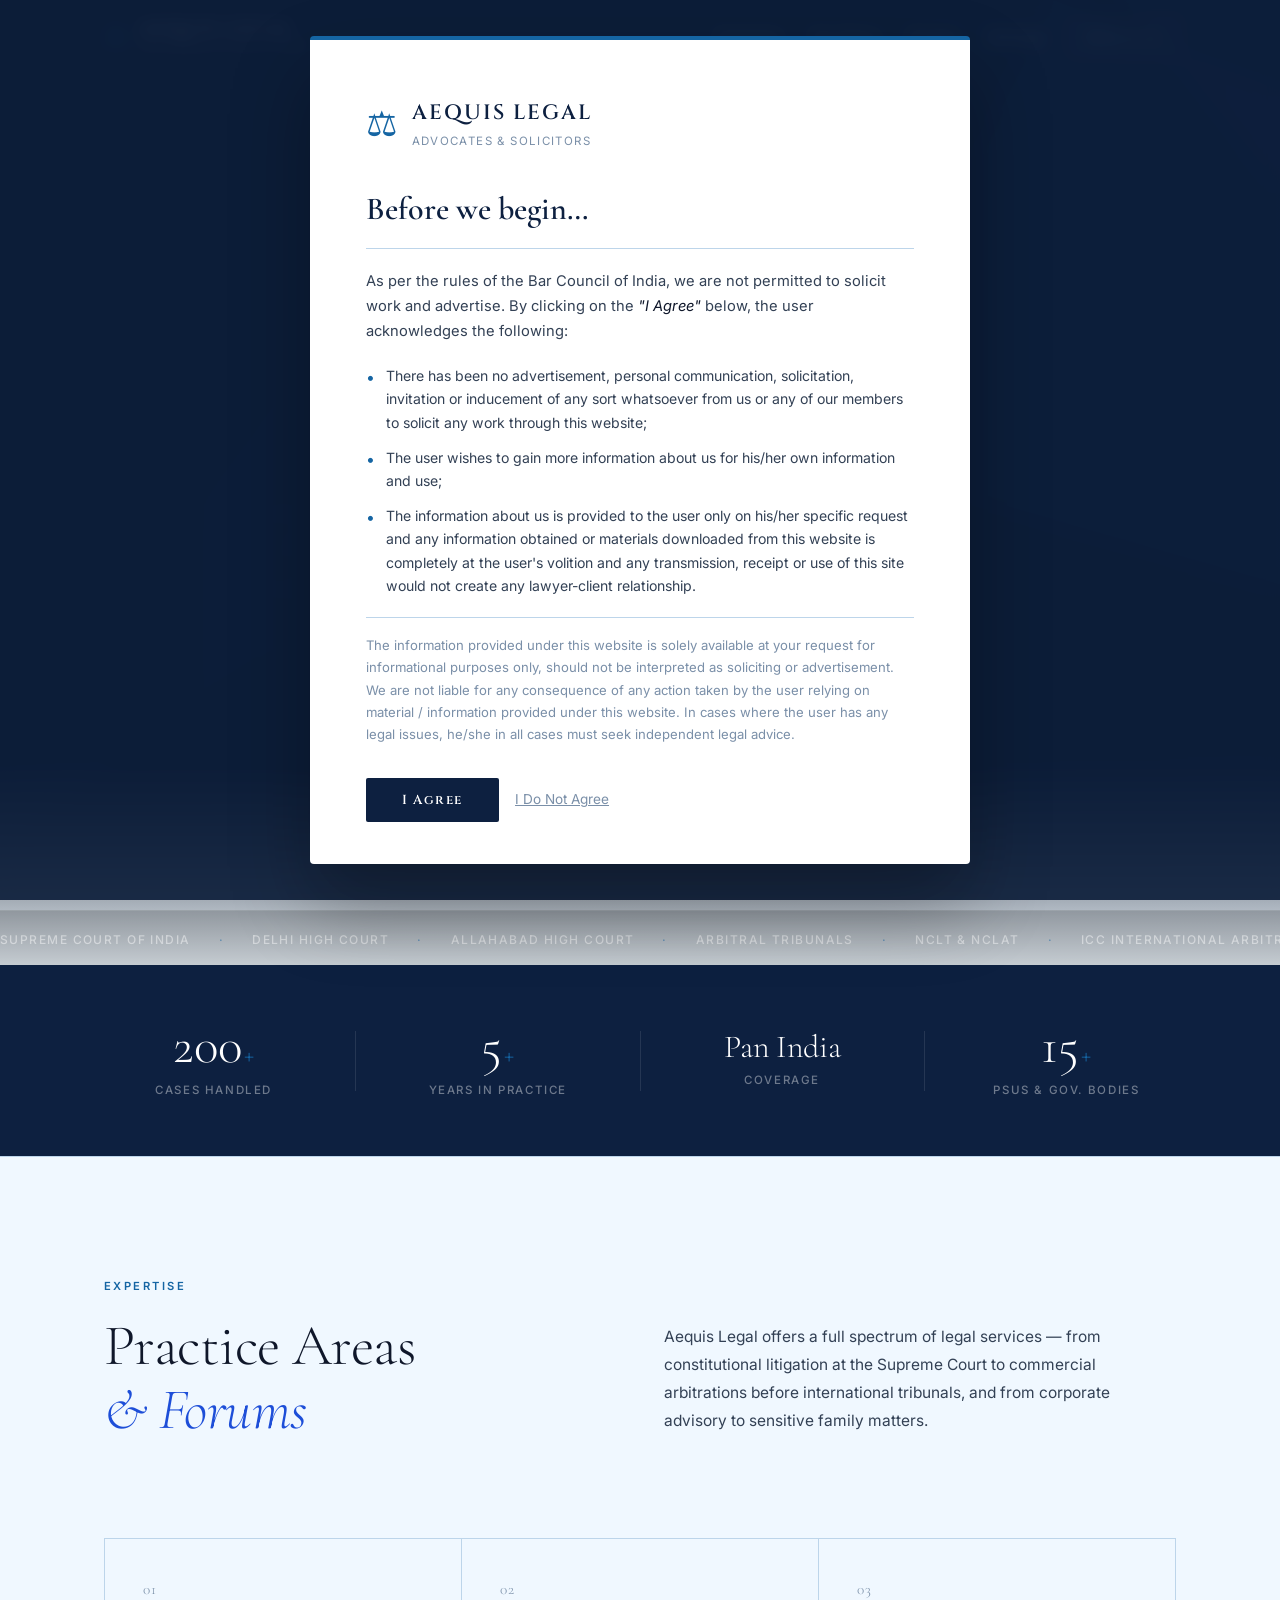
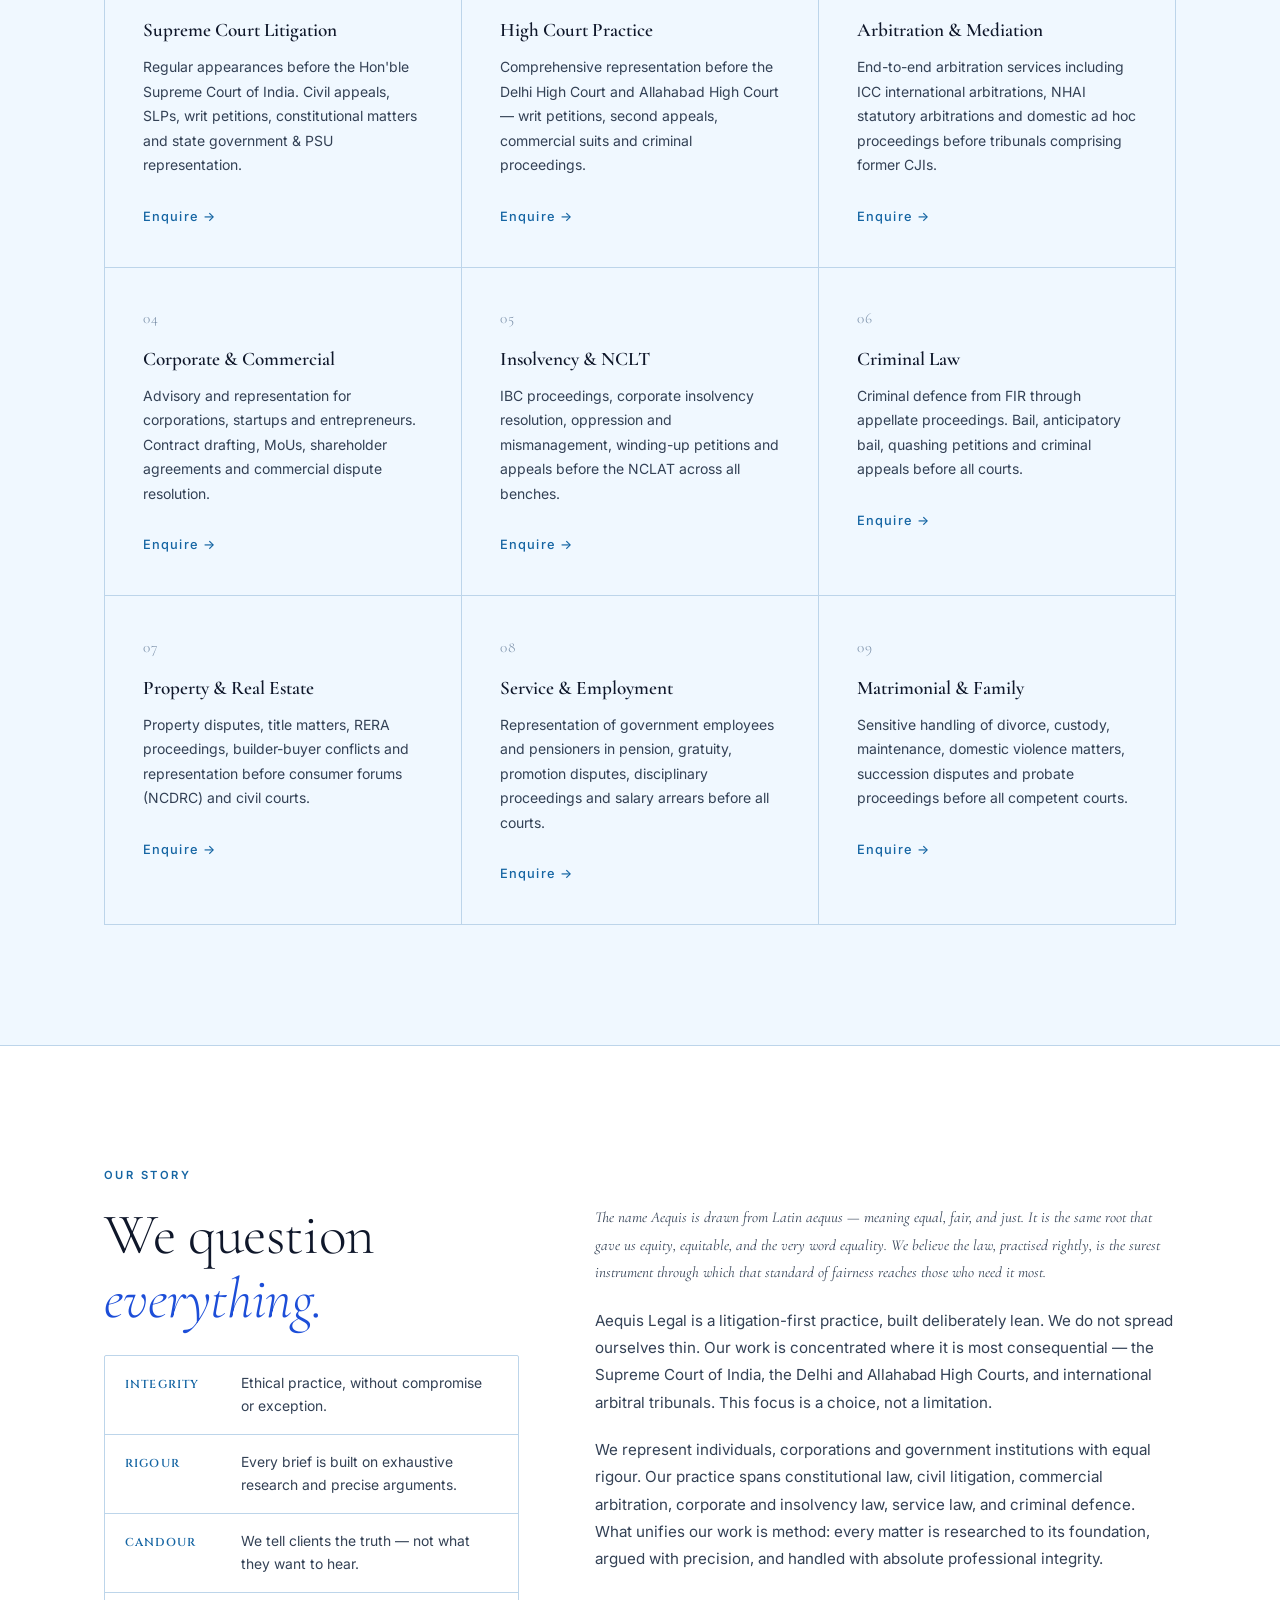
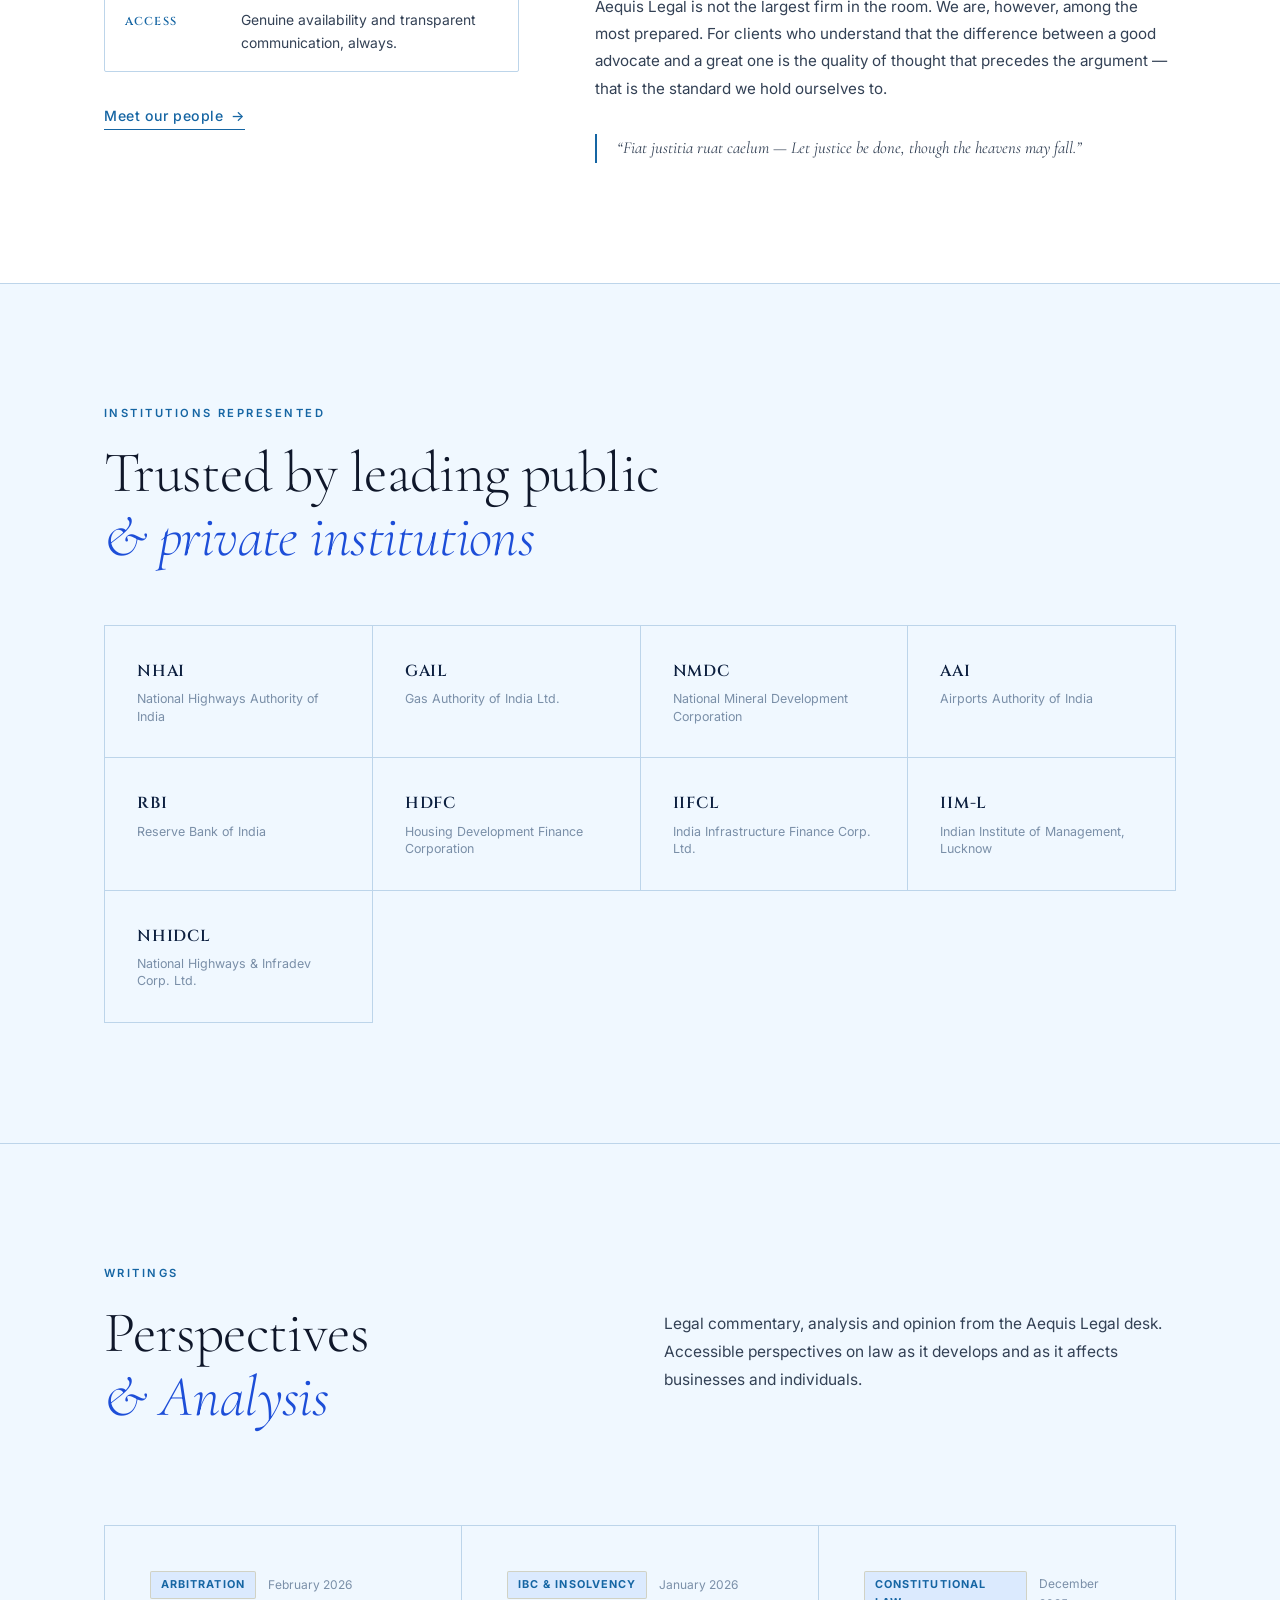
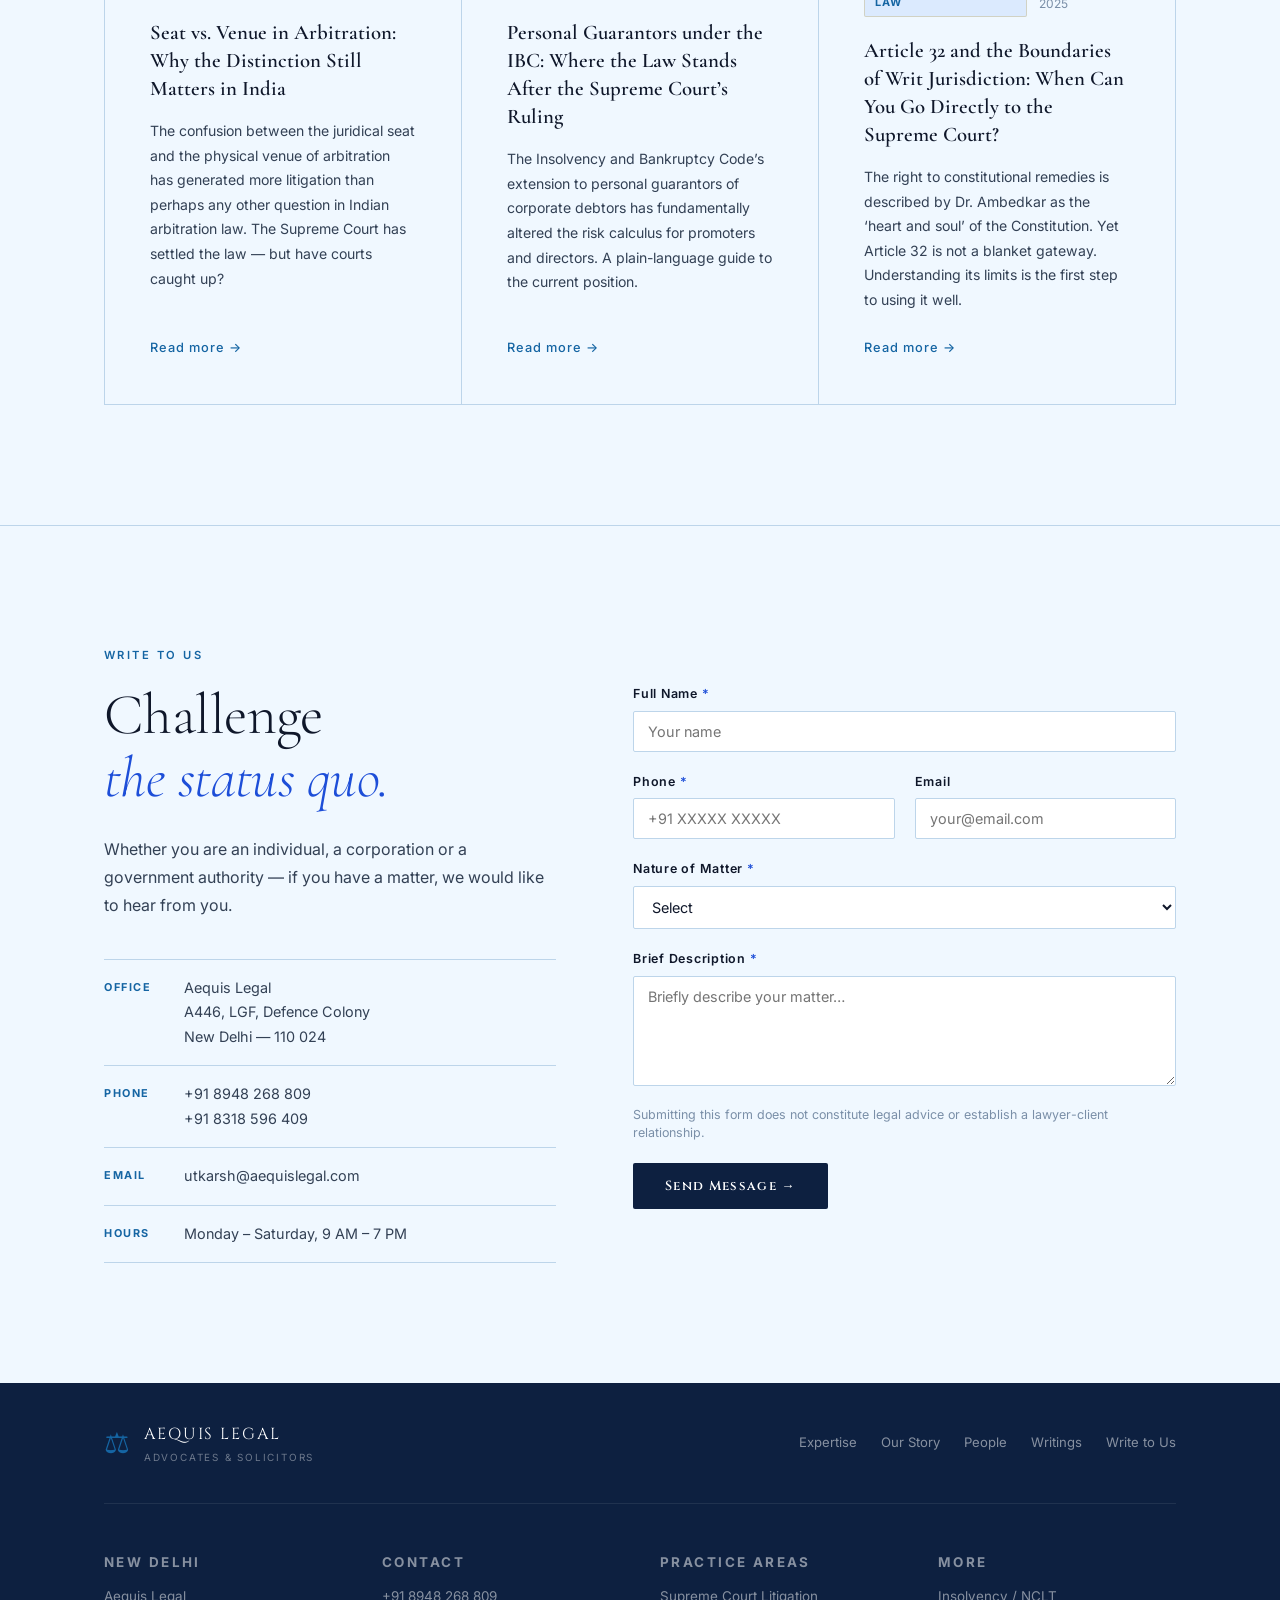
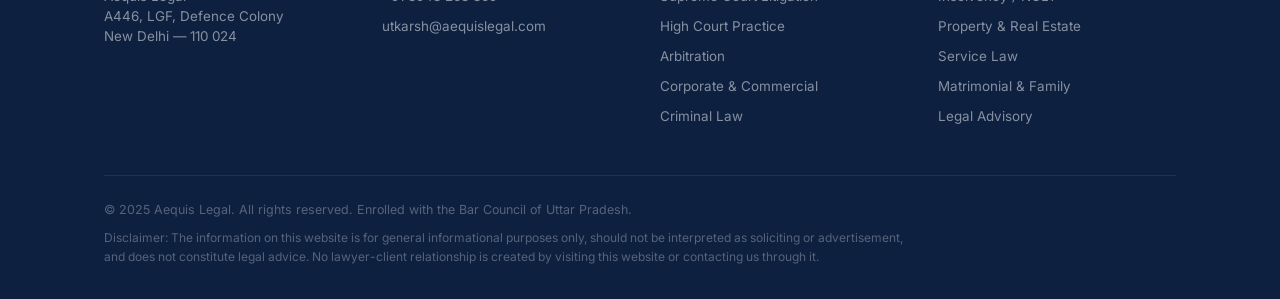
<file: index.html>
<!DOCTYPE html>
<html lang="en">
<head>
  <meta charset="UTF-8" />
  <meta name="viewport" content="width=device-width, initial-scale=1.0" />

  <title>Aequis Legal | Advocates & Solicitors | Supreme Court of India</title>
  <meta name="description" content="Aequis Legal — Advocates led by Utkarsh Kumar practising before the Supreme Court of India, Delhi High Court and Allahabad High Court. Civil, criminal, corporate, arbitration and constitutional matters." />
  <meta name="keywords" content="Supreme Court advocate, Delhi High Court lawyer, Allahabad High Court advocate, arbitration lawyer India, corporate counsel, NCLT advocate, IBC insolvency, Aequis Legal, Utkarsh Kumar advocate" />
  <meta name="author" content="Utkarsh Kumar, Advocate" />
  <link rel="canonical" href="https://www.aequislegal.com/" />

  <!-- Open Graph -->
  <meta property="og:type"        content="website" />
  <meta property="og:url"         content="https://www.aequislegal.com/" />
  <meta property="og:title"       content="Aequis Legal | Advocates & Solicitors" />
  <meta property="og:description" content="Practising before the Supreme Court of India, Delhi HC and Allahabad HC. Civil, criminal, corporate and arbitration matters." />
  <meta property="og:image"       content="https://www.aequislegal.com/og-image.jpg" />
  <meta property="og:locale"      content="en_IN" />

  <!-- Structured Data -->
  <script type="application/ld+json">
  {
    "@context": "https://schema.org",
    "@type": "LegalService",
    "name": "Aequis Legal",
    "description": "Full-service law firm led by Advocate Utkarsh Kumar practising before the Supreme Court of India, Delhi High Court and Allahabad High Court.",
    "url": "https://www.aequislegal.com",
    "telephone": "+918948268809",
    "email": "utkarsh@aequislegal.com",
    "address": {
      "@type": "PostalAddress",
      "streetAddress": "A446, Lower Ground Floor, Defence Colony",
      "addressLocality": "New Delhi",
      "addressRegion": "Delhi",
      "postalCode": "110024",
      "addressCountry": "IN"
    },
    "founder": {
      "@type": "Person",
      "name": "Utkarsh Kumar",
      "jobTitle": "Advocate",
      "alumniOf": "Dr. Ram Manohar Lohiya National Law University, Lucknow"
    }
  }
  </script>

  <!-- Google Analytics placeholder -->
  <script async src="https://www.googletagmanager.com/gtag/js?id=G-XXXXXXXXXX"></script>
  <script>
    window.dataLayer = window.dataLayer || [];
    function gtag(){dataLayer.push(arguments);}
    gtag('js', new Date());
    gtag('config', 'G-XXXXXXXXXX');
  </script>

  <!-- Fonts -->
  <link rel="preconnect" href="https://fonts.googleapis.com">
  <link rel="preconnect" href="https://fonts.gstatic.com" crossorigin>
  <link href="https://fonts.googleapis.com/css2?family=Cormorant+Garamond:ital,wght@0,300;0,400;0,500;0,600;0,700;1,300;1,400;1,600&family=Inter:wght@300;400;500;600&family=Cinzel:wght@400;600&display=swap" rel="stylesheet">
  <link rel="stylesheet" href="styles.css" />
</head>
<body>

<!-- ================================================================
     BCI DISCLAIMER MODAL
================================================================ -->
<div class="bci-overlay" id="bciOverlay">
  <div class="bci-modal">
    <div class="bci-logo">
      <span class="bci-emblem">⚖</span>
      <div>
        <span class="bci-firm-name">AEQUIS LEGAL</span>
        <span class="bci-firm-sub">Advocates &amp; Solicitors</span>
      </div>
    </div>
    <h2 class="bci-heading">Before we begin&hellip;</h2>
    <div class="bci-rule"></div>
    <p class="bci-intro">
      As per the rules of the Bar Council of India, we are not permitted to solicit 
      work and advertise. By clicking on the <em>"I Agree"</em> below, the user acknowledges 
      the following:
    </p>
    <ul class="bci-list">
      <li>There has been no advertisement, personal communication, solicitation, invitation or inducement of any sort whatsoever from us or any of our members to solicit any work through this website;</li>
      <li>The user wishes to gain more information about us for his/her own information and use;</li>
      <li>The information about us is provided to the user only on his/her specific request and any information obtained or materials downloaded from this website is completely at the user's volition and any transmission, receipt or use of this site would not create any lawyer-client relationship.</li>
    </ul>
    <p class="bci-footer-text">
      The information provided under this website is solely available at your request for informational 
      purposes only, should not be interpreted as soliciting or advertisement. We are not liable for any 
      consequence of any action taken by the user relying on material / information provided under this 
      website. In cases where the user has any legal issues, he/she in all cases must seek independent 
      legal advice.
    </p>
    <div class="bci-actions">
      <button class="bci-agree" id="bciAgree">I Agree</button>
      <a href="https://www.google.com" class="bci-decline" id="bciDecline">I Do Not Agree</a>
    </div>
  </div>
</div>

<!-- ================================================================
     NAVIGATION
================================================================ -->
<header class="site-header" id="siteHeader">
  <nav class="nav-wrap">
    <a href="#home" class="nav-brand">
      <span class="nav-emblem">⚖</span>
      <div class="nav-brand-text">
        <span class="nav-firm">AEQUIS LEGAL</span>
        <span class="nav-sub">Advocates &amp; Solicitors</span>
      </div>
    </a>

    <ul class="nav-links" id="navLinks">
      <li><a href="#expertise" class="nl">Expertise</a></li>
      <li><a href="#about"     class="nl">Our Story</a></li>
      <li><a href="about.html" class="nl">People</a></li>
      <li><a href="#blog"      class="nl">Writings</a></li>
      <li><a href="#contact"   class="nl nl-cta">Write to Us</a></li>
    </ul>

    <button class="nav-burger" id="navBurger" aria-label="Open menu">
      <span></span><span></span><span></span>
    </button>
  </nav>
</header>

<!-- ================================================================
     HERO
================================================================ -->
<section class="hero" id="home">

  <!-- Abstract geometric art — no photography -->
  <div class="hero-canvas" aria-hidden="true">
    <svg class="hero-svg" viewBox="0 0 1200 700" preserveAspectRatio="xMidYMid slice" xmlns="http://www.w3.org/2000/svg">
      <!-- Deep navy ground -->
      <rect width="1200" height="700" fill="#071829"/>
      <!-- Shifting planes -->
      <polygon points="0,700 420,180 680,420 900,0 1200,120 1200,700" fill="#0d2448" opacity="0.95"/>
      <polygon points="0,700 600,300 1200,460 1200,700" fill="#071020" opacity="0.8"/>
      <!-- Blue filament lines — scales of justice abstracted -->
      <line x1="580" y1="80" x2="580" y2="580" stroke="#3b82f6" stroke-width="1" opacity="0.55"/>
      <line x1="580" y1="200" x2="340" y2="400" stroke="#3b82f6" stroke-width="0.8" opacity="0.45"/>
      <line x1="580" y1="200" x2="820" y2="400" stroke="#3b82f6" stroke-width="0.8" opacity="0.45"/>
      <circle cx="580" cy="200" r="5" fill="#60a5fa" opacity="0.7"/>
      <circle cx="340" cy="400" r="28" fill="none" stroke="#3b82f6" stroke-width="0.8" opacity="0.35"/>
      <circle cx="820" cy="400" r="28" fill="none" stroke="#3b82f6" stroke-width="0.8" opacity="0.35"/>
      <!-- Concentric arcs — resolve &amp; clarity -->
      <circle cx="580" cy="200" r="90"  fill="none" stroke="#60a5fa" stroke-width="0.5" opacity="0.18"/>
      <circle cx="580" cy="200" r="160" fill="none" stroke="#60a5fa" stroke-width="0.5" opacity="0.12"/>
      <circle cx="580" cy="200" r="240" fill="none" stroke="#60a5fa" stroke-width="0.5" opacity="0.08"/>
      <!-- Fine grid — the rule of law -->
      <line x1="0" y1="350" x2="1200" y2="350" stroke="#ffffff" stroke-width="0.3" opacity="0.06"/>
      <line x1="200" y1="0" x2="200" y2="700" stroke="#ffffff" stroke-width="0.3" opacity="0.04"/>
      <line x1="500" y1="0" x2="500" y2="700" stroke="#ffffff" stroke-width="0.3" opacity="0.04"/>
      <line x1="800" y1="0" x2="800" y2="700" stroke="#ffffff" stroke-width="0.3" opacity="0.04"/>
      <line x1="1100" y1="0" x2="1100" y2="700" stroke="#ffffff" stroke-width="0.3" opacity="0.04"/>
      <!-- Blue accent shard — equity & balance -->
      <polygon points="950,0 1200,0 1200,280 1050,120" fill="#1e3a8a" opacity="0.28"/>
      <!-- Gradient veil for text legibility -->
      <defs>
        <linearGradient id="veil" x1="0" x2="1" y1="0" y2="0">
          <stop offset="0%"  stop-color="#040d1a" stop-opacity="0.92"/>
          <stop offset="55%" stop-color="#040d1a" stop-opacity="0.55"/>
          <stop offset="100%" stop-color="#040d1a" stop-opacity="0.1"/>
        </linearGradient>
      </defs>
      <rect width="1200" height="700" fill="url(#veil)"/>
    </svg>
  </div>

  <div class="hero-inner container">
    <p class="hero-eyebrow">
      <span>Supreme Court of India</span>
      <span class="eyebrow-dot">·</span>
      <span>Delhi High Court</span>
      <span class="eyebrow-dot">·</span>
      <span>Allahabad High Court</span>
    </p>
    <h1 class="hero-headline">
      Precision where<br/>
      <em>it matters most.</em>
    </h1>
    <p class="hero-body">
      <em>Aequis</em> — from the Latin <em>aequus</em>, meaning equal, fair, and just. 
      The same ancient root that gave English the words equity, equitable, and equality itself. 
      We named ourselves after that principle deliberately. Law, at its finest, is the 
      instrument through which fairness is defined, defended and delivered. That is the 
      only standard we work to.
    </p>
    <p class="hero-body hero-body--sub">
      A lean, research-driven practice before India's apex court, high courts and 
      international arbitral tribunals — built for those who refuse to accept anything 
      less than rigorous, principled representation.
    </p>
    <div class="hero-links">
      <a href="#expertise" class="link-arrow">Our expertise <span>→</span></a>
      <a href="#about"     class="link-arrow">Our approach <span>→</span></a>
      <a href="#contact"   class="link-arrow">Write to us <span>→</span></a>
    </div>
  </div>

  <!-- Scrolling courts strip -->
  <div class="ticker-wrap">
    <div class="ticker-track" id="tickerTrack">
      <span>Supreme Court of India</span><span class="tdot">·</span>
      <span>Delhi High Court</span><span class="tdot">·</span>
      <span>Allahabad High Court</span><span class="tdot">·</span>
      <span>Arbitral Tribunals</span><span class="tdot">·</span>
      <span>NCLT &amp; NCLAT</span><span class="tdot">·</span>
      <span>ICC International Arbitration</span><span class="tdot">·</span>
      <span>Consumer Forums</span><span class="tdot">·</span>
      <span>RERA Authorities</span><span class="tdot">·</span>
      <span>Commercial Courts</span><span class="tdot">·</span>
      <span>District Courts</span><span class="tdot">·</span>
      <!-- duplicate for seamless loop -->
      <span>Supreme Court of India</span><span class="tdot">·</span>
      <span>Delhi High Court</span><span class="tdot">·</span>
      <span>Allahabad High Court</span><span class="tdot">·</span>
      <span>Arbitral Tribunals</span><span class="tdot">·</span>
      <span>NCLT &amp; NCLAT</span><span class="tdot">·</span>
      <span>ICC International Arbitration</span><span class="tdot">·</span>
    </div>
  </div>
</section>

<!-- ================================================================
     METRICS
================================================================ -->
<section class="metrics-bar" id="metrics">
  <div class="container">
    <div class="metrics-inner">
      <div class="m-item">
        <div class="m-num"><span class="m-counter" data-target="200">0</span><span class="m-suf">+</span></div>
        <div class="m-label">Cases handled</div>
      </div>
      <div class="m-sep"></div>
      <div class="m-item">
        <div class="m-num"><span class="m-counter" data-target="5">0</span><span class="m-suf">+</span></div>
        <div class="m-label">Years in practice</div>
      </div>
      <div class="m-sep"></div>
      <div class="m-item">
        <div class="m-num"><span class="m-label-big">Pan India</span></div>
        <div class="m-label">Coverage</div>
      </div>
      <div class="m-sep"></div>
      <div class="m-item">
        <div class="m-num"><span class="m-counter" data-target="15">0</span><span class="m-suf">+</span></div>
        <div class="m-label">PSUs &amp; Gov. bodies</div>
      </div>
    </div>
  </div>
</section>

<!-- ================================================================
     EXPERTISE
================================================================ -->
<section class="sec expertise-sec" id="expertise">
  <div class="container">
    <div class="sec-label">Expertise</div>
    <div class="sec-top-row">
      <h2 class="sec-title">Practice Areas<br/><em>&amp; Forums</em></h2>
      <p class="sec-intro">
        Aequis Legal offers a full spectrum of legal services — from constitutional 
        litigation at the Supreme Court to commercial arbitrations before international 
        tribunals, and from corporate advisory to sensitive family matters.
      </p>
    </div>

    <div class="exp-grid">
      <div class="exp-card" data-reveal>
        <span class="exp-n">01</span>
        <h3>Supreme Court Litigation</h3>
        <p>Regular appearances before the Hon'ble Supreme Court of India. Civil appeals, SLPs, writ petitions, constitutional matters and state government &amp; PSU representation.</p>
        <a href="#contact" class="card-link">Enquire →</a>
      </div>
      <div class="exp-card" data-reveal>
        <span class="exp-n">02</span>
        <h3>High Court Practice</h3>
        <p>Comprehensive representation before the Delhi High Court and Allahabad High Court — writ petitions, second appeals, commercial suits and criminal proceedings.</p>
        <a href="#contact" class="card-link">Enquire →</a>
      </div>
      <div class="exp-card" data-reveal>
        <span class="exp-n">03</span>
        <h3>Arbitration &amp; Mediation</h3>
        <p>End-to-end arbitration services including ICC international arbitrations, NHAI statutory arbitrations and domestic ad hoc proceedings before tribunals comprising former CJIs.</p>
        <a href="#contact" class="card-link">Enquire →</a>
      </div>
      <div class="exp-card" data-reveal>
        <span class="exp-n">04</span>
        <h3>Corporate &amp; Commercial</h3>
        <p>Advisory and representation for corporations, startups and entrepreneurs. Contract drafting, MoUs, shareholder agreements and commercial dispute resolution.</p>
        <a href="#contact" class="card-link">Enquire →</a>
      </div>
      <div class="exp-card" data-reveal>
        <span class="exp-n">05</span>
        <h3>Insolvency &amp; NCLT</h3>
        <p>IBC proceedings, corporate insolvency resolution, oppression and mismanagement, winding-up petitions and appeals before the NCLAT across all benches.</p>
        <a href="#contact" class="card-link">Enquire →</a>
      </div>
      <div class="exp-card" data-reveal>
        <span class="exp-n">06</span>
        <h3>Criminal Law</h3>
        <p>Criminal defence from FIR through appellate proceedings. Bail, anticipatory bail, quashing petitions and criminal appeals before all courts.</p>
        <a href="#contact" class="card-link">Enquire →</a>
      </div>
      <div class="exp-card" data-reveal>
        <span class="exp-n">07</span>
        <h3>Property &amp; Real Estate</h3>
        <p>Property disputes, title matters, RERA proceedings, builder-buyer conflicts and representation before consumer forums (NCDRC) and civil courts.</p>
        <a href="#contact" class="card-link">Enquire →</a>
      </div>
      <div class="exp-card" data-reveal>
        <span class="exp-n">08</span>
        <h3>Service &amp; Employment</h3>
        <p>Representation of government employees and pensioners in pension, gratuity, promotion disputes, disciplinary proceedings and salary arrears before all courts.</p>
        <a href="#contact" class="card-link">Enquire →</a>
      </div>
      <div class="exp-card" data-reveal>
        <span class="exp-n">09</span>
        <h3>Matrimonial &amp; Family</h3>
        <p>Sensitive handling of divorce, custody, maintenance, domestic violence matters, succession disputes and probate proceedings before all competent courts.</p>
        <a href="#contact" class="card-link">Enquire →</a>
      </div>
    </div>
  </div>
</section>

<!-- ================================================================
     OUR STORY / ABOUT
================================================================ -->
<section class="sec about-sec" id="about">
  <div class="container">
    <div class="sec-label">Our Story</div>
    <div class="about-layout">
      <div class="about-left">
        <h2 class="sec-title">We question<br/><em>everything.</em></h2>
        <div class="about-values">
          <div class="av-item">
            <span class="av-label">Integrity</span>
            <span class="av-text">Ethical practice, without compromise or exception.</span>
          </div>
          <div class="av-item">
            <span class="av-label">Rigour</span>
            <span class="av-text">Every brief is built on exhaustive research and precise arguments.</span>
          </div>
          <div class="av-item">
            <span class="av-label">Candour</span>
            <span class="av-text">We tell clients the truth — not what they want to hear.</span>
          </div>
          <div class="av-item">
            <span class="av-label">Access</span>
            <span class="av-text">Genuine availability and transparent communication, always.</span>
          </div>
        </div>
        <a href="about.html" class="link-arrow about-cta" style="margin-top:2rem; display:inline-flex; align-items:center; gap:8px; font-size:0.88rem; font-weight:500; color:var(--gold); border-bottom:1px solid var(--gold); padding-bottom:2px;">Meet our people <span>→</span></a>
      </div>
      <div class="about-right">
        <p class="about-lede">
          The name <em>Aequis</em> is drawn from Latin <em>aequus</em> — meaning equal, fair, and just.
          It is the same root that gave us equity, equitable, and the very word equality.
          We believe the law, practised rightly, is the surest instrument through which
          that standard of fairness reaches those who need it most.
        </p>
        <p>
          Aequis Legal is a litigation-first practice, built deliberately lean. We do not 
          spread ourselves thin. Our work is concentrated where it is most consequential — 
          the Supreme Court of India, the Delhi and Allahabad High Courts, and international 
          arbitral tribunals. This focus is a choice, not a limitation.
        </p>
        <p>
          We represent individuals, corporations and government institutions with equal 
          rigour. Our practice spans constitutional law, civil litigation, commercial 
          arbitration, corporate and insolvency law, service law, and criminal defence. 
          What unifies our work is method: every matter is researched to its foundation, 
          argued with precision, and handled with absolute professional integrity.
        </p>
        <p>
          Aequis Legal is not the largest firm in the room. We are, however, among the 
          most prepared. For clients who understand that the difference between a good 
          advocate and a great one is the quality of thought that precedes the argument — 
          that is the standard we hold ourselves to.
        </p>
        <blockquote class="about-quote">
          &ldquo;Fiat justitia ruat caelum &mdash; Let justice be done, though the heavens may fall.&rdquo;
        </blockquote>
      </div>
    </div>
  </div>
</section>


<!-- ================================================================
     INSTITUTIONS / CLIENTS
================================================================ -->
<section class="sec clients-sec" id="clients">
  <div class="container">
    <div class="sec-label">Institutions Represented</div>
    <h2 class="sec-title clients-title">Trusted by leading public<br/><em>&amp; private institutions</em></h2>
    <div class="clients-grid">
      <div class="ci"><span class="ci-abbr">NHAI</span><span class="ci-full">National Highways Authority of India</span></div>
      <div class="ci"><span class="ci-abbr">GAIL</span><span class="ci-full">Gas Authority of India Ltd.</span></div>
      <div class="ci"><span class="ci-abbr">NMDC</span><span class="ci-full">National Mineral Development Corporation</span></div>
      <div class="ci"><span class="ci-abbr">AAI</span><span class="ci-full">Airports Authority of India</span></div>
      <div class="ci"><span class="ci-abbr">RBI</span><span class="ci-full">Reserve Bank of India</span></div>
      <div class="ci"><span class="ci-abbr">HDFC</span><span class="ci-full">Housing Development Finance Corporation</span></div>
      <div class="ci"><span class="ci-abbr">IIFCL</span><span class="ci-full">India Infrastructure Finance Corp. Ltd.</span></div>
      <div class="ci"><span class="ci-abbr">IIM-L</span><span class="ci-full">Indian Institute of Management, Lucknow</span></div>
      <div class="ci"><span class="ci-abbr">NHIDCL</span><span class="ci-full">National Highways &amp; Infradev Corp. Ltd.</span></div>
    </div>
  </div>
</section>



<!-- ================================================================
     BLOG / WRITINGS
================================================================ -->
<section class="sec blog-sec" id="blog">
  <div class="container">
    <div class="sec-label">Writings</div>
    <div class="sec-top-row">
      <h2 class="sec-title">Perspectives<br/><em>&amp; Analysis</em></h2>
      <p class="sec-intro">
        Legal commentary, analysis and opinion from the Aequis Legal desk. 
        Accessible perspectives on law as it develops and as it affects 
        businesses and individuals.
      </p>
    </div>

    <div class="blog-grid">

      <article class="blog-card" data-reveal>
        <div class="bc-meta">
          <span class="bc-tag">Arbitration</span>
          <span class="bc-date">February 2026</span>
        </div>
        <h3 class="bc-title"><a href="blog/seat-vs-venue-arbitration.html">Seat vs. Venue in Arbitration: Why the Distinction Still Matters in India</a></h3>
        <p class="bc-excerpt">The confusion between the juridical seat and the physical venue of arbitration has generated more litigation than perhaps any other question in Indian arbitration law. The Supreme Court has settled the law — but have courts caught up?</p>
        <a href="blog/seat-vs-venue-arbitration.html" class="card-link">Read more →</a>
      </article>

      <article class="blog-card" data-reveal>
        <div class="bc-meta">
          <span class="bc-tag">IBC &amp; Insolvency</span>
          <span class="bc-date">January 2026</span>
        </div>
        <h3 class="bc-title"><a href="blog/ibc-personal-guarantors.html">Personal Guarantors under the IBC: Where the Law Stands After the Supreme Court&rsquo;s Ruling</a></h3>
        <p class="bc-excerpt">The Insolvency and Bankruptcy Code&rsquo;s extension to personal guarantors of corporate debtors has fundamentally altered the risk calculus for promoters and directors. A plain-language guide to the current position.</p>
        <a href="blog/ibc-personal-guarantors.html" class="card-link">Read more →</a>
      </article>

      <article class="blog-card" data-reveal>
        <div class="bc-meta">
          <span class="bc-tag">Constitutional Law</span>
          <span class="bc-date">December 2025</span>
        </div>
        <h3 class="bc-title"><a href="blog/article-32-writ-jurisdiction.html">Article 32 and the Boundaries of Writ Jurisdiction: When Can You Go Directly to the Supreme Court?</a></h3>
        <p class="bc-excerpt">The right to constitutional remedies is described by Dr. Ambedkar as the ‘heart and soul’ of the Constitution. Yet Article 32 is not a blanket gateway. Understanding its limits is the first step to using it well.</p>
        <a href="blog/article-32-writ-jurisdiction.html" class="card-link">Read more →</a>
      </article>

    </div>
  </div>
</section>

<!-- ================================================================
     CONTACT
================================================================ -->
<section class="sec contact-sec" id="contact">
  <div class="container">
    <div class="sec-label">Write to Us</div>
    <div class="contact-layout">

      <div class="contact-left">
        <h2 class="sec-title">Challenge<br/><em>the status quo.</em></h2>
        <p class="contact-tagline">
          Whether you are an individual, a corporation or a government authority — 
          if you have a matter, we would like to hear from you.
        </p>
        <div class="contact-details">
          <div class="cd-row">
            <span class="cd-lbl">Office</span>
            <span class="cd-val">Aequis Legal<br/>A446, LGF, Defence Colony<br/>New Delhi — 110 024</span>
          </div>
          <div class="cd-row">
            <span class="cd-lbl">Phone</span>
            <span class="cd-val">
              <a href="tel:+918948268809">+91 8948 268 809</a><br/>
              <a href="tel:+918318596409">+91 8318 596 409</a>
            </span>
          </div>
          <div class="cd-row">
            <span class="cd-lbl">Email</span>
            <span class="cd-val"><a href="mailto:utkarsh@aequislegal.com">utkarsh@aequislegal.com</a></span>
          </div>
          <div class="cd-row">
            <span class="cd-lbl">Hours</span>
            <span class="cd-val">Monday – Saturday, 9 AM – 7 PM</span>
          </div>
        </div>
      </div>

      <div class="contact-right">
        <form class="cf" id="contactForm">
          <!-- Web3Forms: get your free access key at https://web3forms.com -->
          <input type="hidden" name="access_key" value="YOUR_WEB3FORMS_ACCESS_KEY" />
          <input type="hidden" name="subject" value="New Legal Enquiry – Aequis Legal" />
          <input type="hidden" name="from_name" value="Aequis Legal" />
          <!-- honeypot anti-spam -->
          <input type="checkbox" name="botcheck" style="display:none" tabindex="-1" autocomplete="off" />
          <div class="cf-field">
            <label for="cf-name">Full Name <span class="req">*</span></label>
            <input type="text" id="cf-name" name="name" placeholder="Your name" required />
          </div>
          <div class="cf-row">
            <div class="cf-field">
              <label for="cf-phone">Phone <span class="req">*</span></label>
              <input type="tel" id="cf-phone" name="phone" placeholder="+91 XXXXX XXXXX" required />
            </div>
            <div class="cf-field">
              <label for="cf-email">Email</label>
              <input type="email" id="cf-email" name="email" placeholder="your@email.com" />
            </div>
          </div>
          <div class="cf-field">
            <label for="cf-matter">Nature of Matter <span class="req">*</span></label>
            <select id="cf-matter" name="matter" required>
              <option value="">Select</option>
              <option>Supreme Court Litigation</option>
              <option>High Court Matter</option>
              <option>Arbitration / Mediation</option>
              <option>Corporate / Commercial</option>
              <option>Criminal Defence</option>
              <option>Property / Real Estate</option>
              <option>Service / Employment Law</option>
              <option>Matrimonial / Family</option>
              <option>IBC / Insolvency (NCLT)</option>
              <option>Legal Advisory / Opinion</option>
              <option>Other</option>
            </select>
          </div>
          <div class="cf-field">
            <label for="cf-msg">Brief Description <span class="req">*</span></label>
            <textarea id="cf-msg" name="message" rows="4" placeholder="Briefly describe your matter…" required></textarea>
          </div>
          <p class="cf-disclaimer">
            Submitting this form does not constitute legal advice or establish a lawyer-client relationship.
          </p>
          <button type="submit" class="cf-submit" id="cfSubmit">Send Message →</button>
          <p class="cf-success" id="cfSuccess" style="display:none">
            Thank you. Your enquiry has been received. We will respond within 24 hours. A confirmation has been sent to your email.
          </p>
          <p class="cf-error" id="cfError" style="display:none">
            Sorry, there was a problem sending your message. Please email us directly at <a href="mailto:utkarsh@aequislegal.com">utkarsh@aequislegal.com</a>.
          </p>
        </form>
      </div>

    </div>
  </div>
</section>

<!-- ================================================================
     FOOTER
================================================================ -->
<footer class="site-footer">
  <div class="container">

    <div class="ft-top">
      <div class="ft-brand">
        <span class="ft-emblem">⚖</span>
        <div>
          <span class="ft-firm">AEQUIS LEGAL</span>
          <span class="ft-sub">Advocates &amp; Solicitors</span>
        </div>
      </div>
      <nav class="ft-nav">
        <a href="#expertise">Expertise</a>
        <a href="#about">Our Story</a>
        <a href="about.html">People</a>
        <a href="#blog">Writings</a>
        <a href="#contact">Write to Us</a>
      </nav>
    </div>

    <div class="ft-mid">
      <div class="ft-col">
        <span class="ft-head">New Delhi</span>
        <span>Aequis Legal<br/>A446, LGF, Defence Colony<br/>New Delhi — 110 024</span>
      </div>
      <div class="ft-col">
        <span class="ft-head">Contact</span>
        <a href="tel:+918948268809">+91 8948 268 809</a>
        <a href="mailto:utkarsh@aequislegal.com">utkarsh@aequislegal.com</a>
      </div>
      <div class="ft-col">
        <span class="ft-head">Practice Areas</span>
        <a href="#expertise">Supreme Court Litigation</a>
        <a href="#expertise">High Court Practice</a>
        <a href="#expertise">Arbitration</a>
        <a href="#expertise">Corporate &amp; Commercial</a>
        <a href="#expertise">Criminal Law</a>
      </div>
      <div class="ft-col">
        <span class="ft-head">More</span>
        <a href="#expertise">Insolvency / NCLT</a>
        <a href="#expertise">Property &amp; Real Estate</a>
        <a href="#expertise">Service Law</a>
        <a href="#expertise">Matrimonial &amp; Family</a>
        <a href="#contact">Legal Advisory</a>
      </div>
    </div>

    <div class="ft-bottom">
      <p>© 2025 Aequis Legal. All rights reserved. Enrolled with the Bar Council of Uttar Pradesh.</p>
      <p class="ft-disclaimer">
        Disclaimer: The information on this website is for general informational purposes only, should not be interpreted as soliciting or advertisement, and does not constitute legal advice. No lawyer-client relationship is created by visiting this website or contacting us through it.
      </p>
    </div>

  </div>
</footer>

<!-- Floating email pill -->
<a href="mailto:utkarsh@aequislegal.com" class="float-pill" id="floatPill">
  Email Us &nbsp;→&nbsp; utkarsh@aequislegal.com
</a>

<script src="script.js"></script>
</body>
</html>
</file>
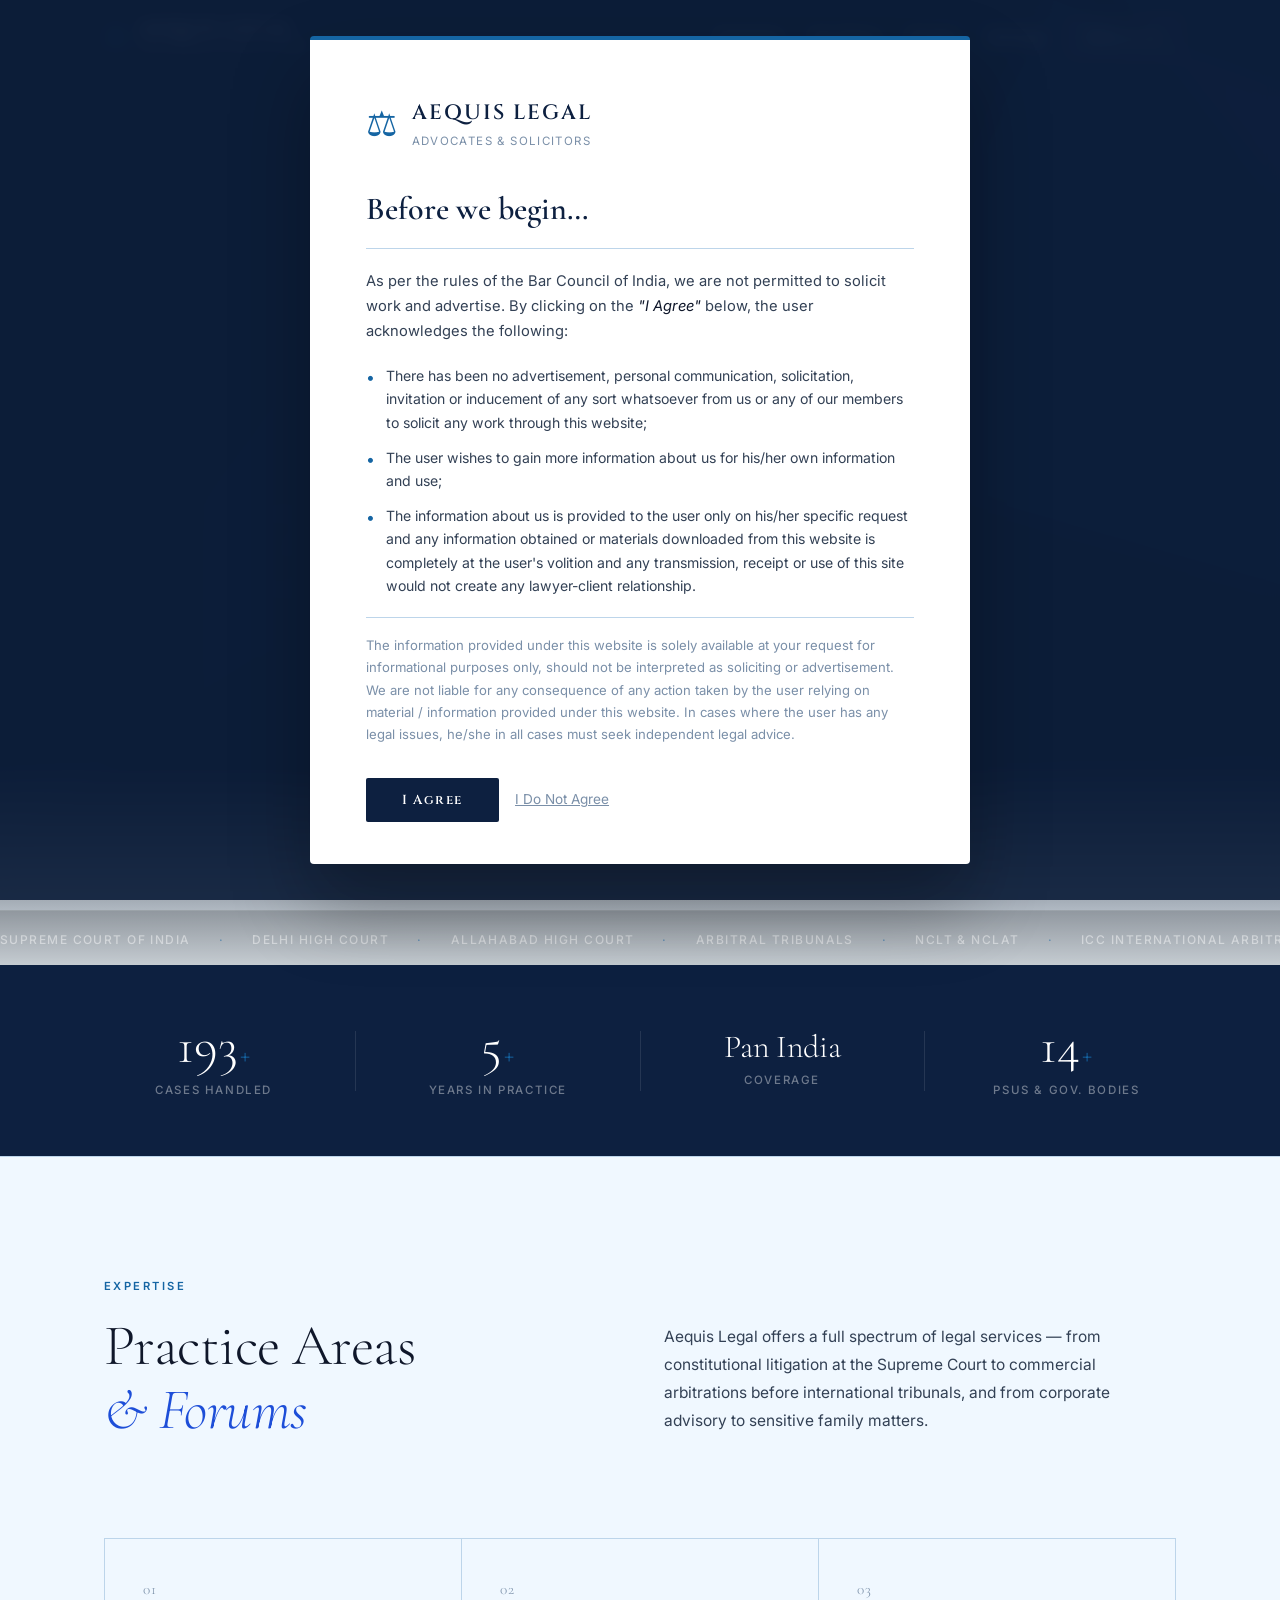
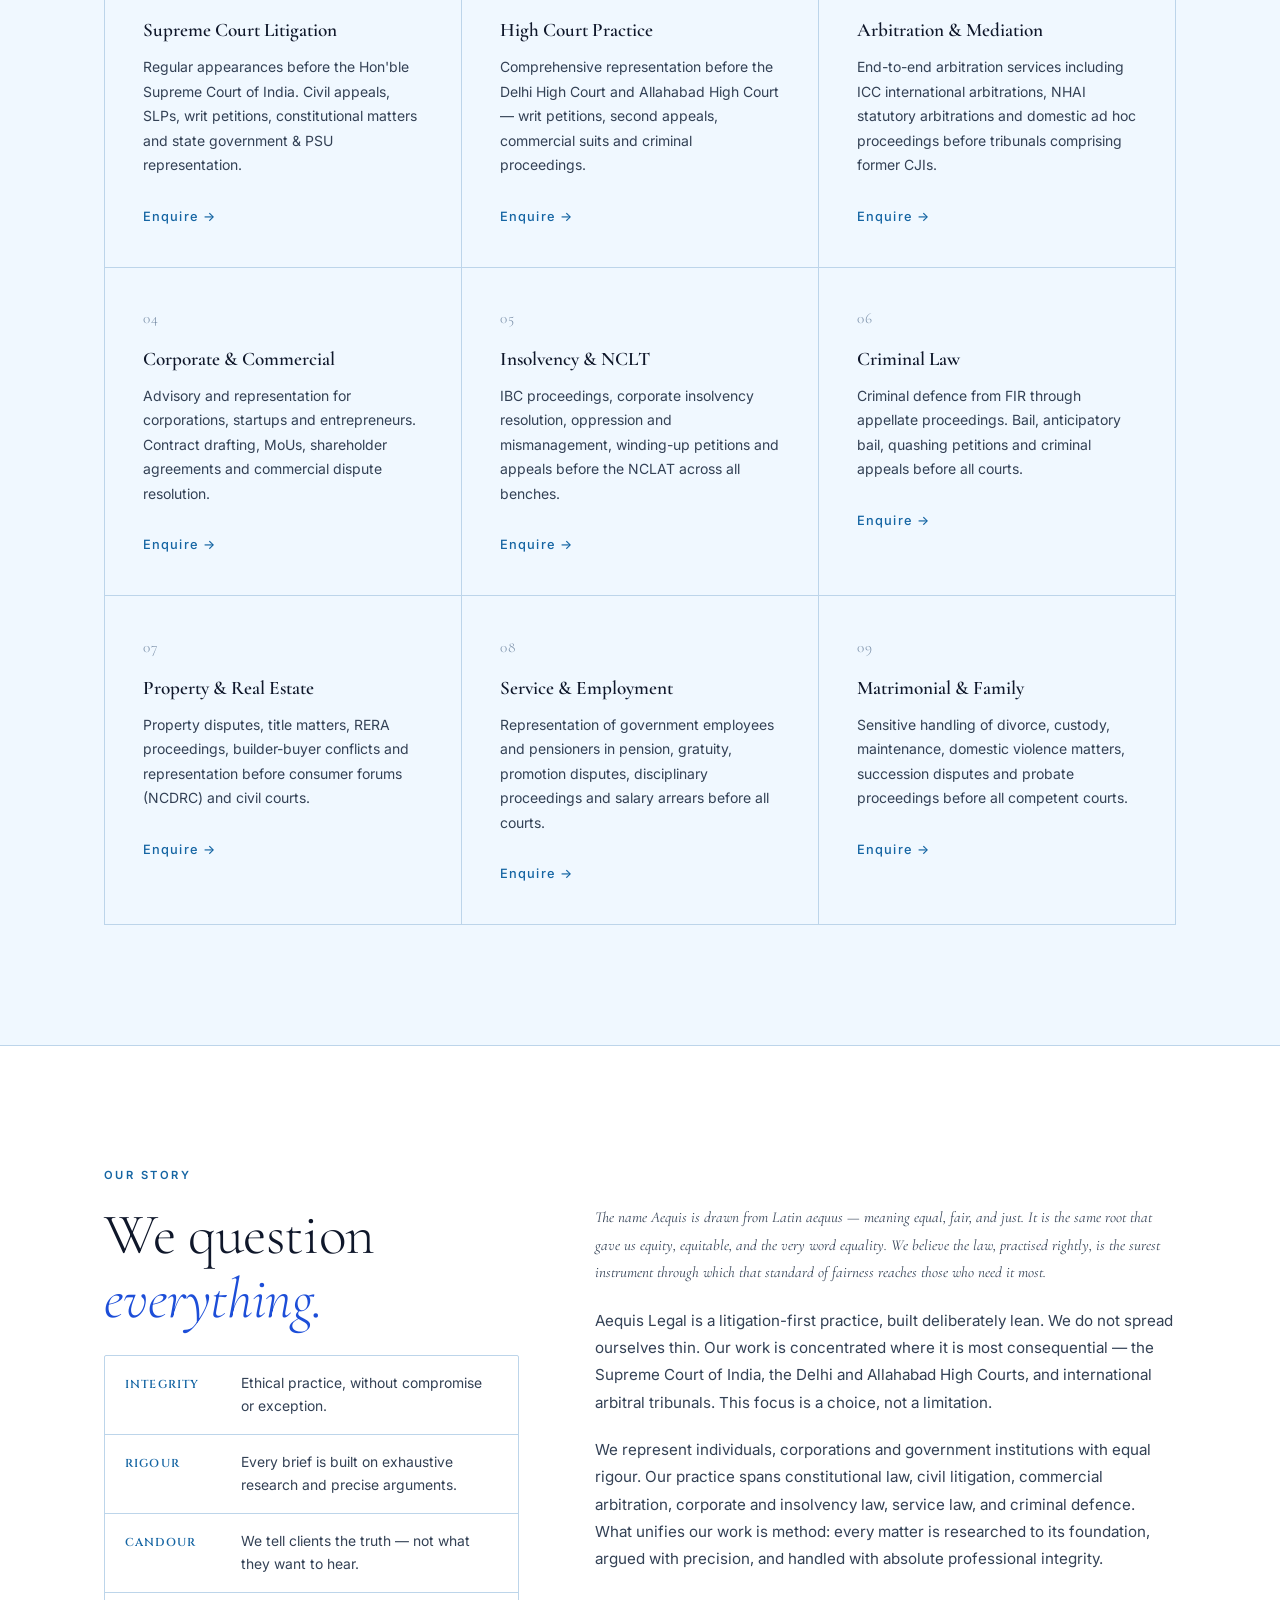
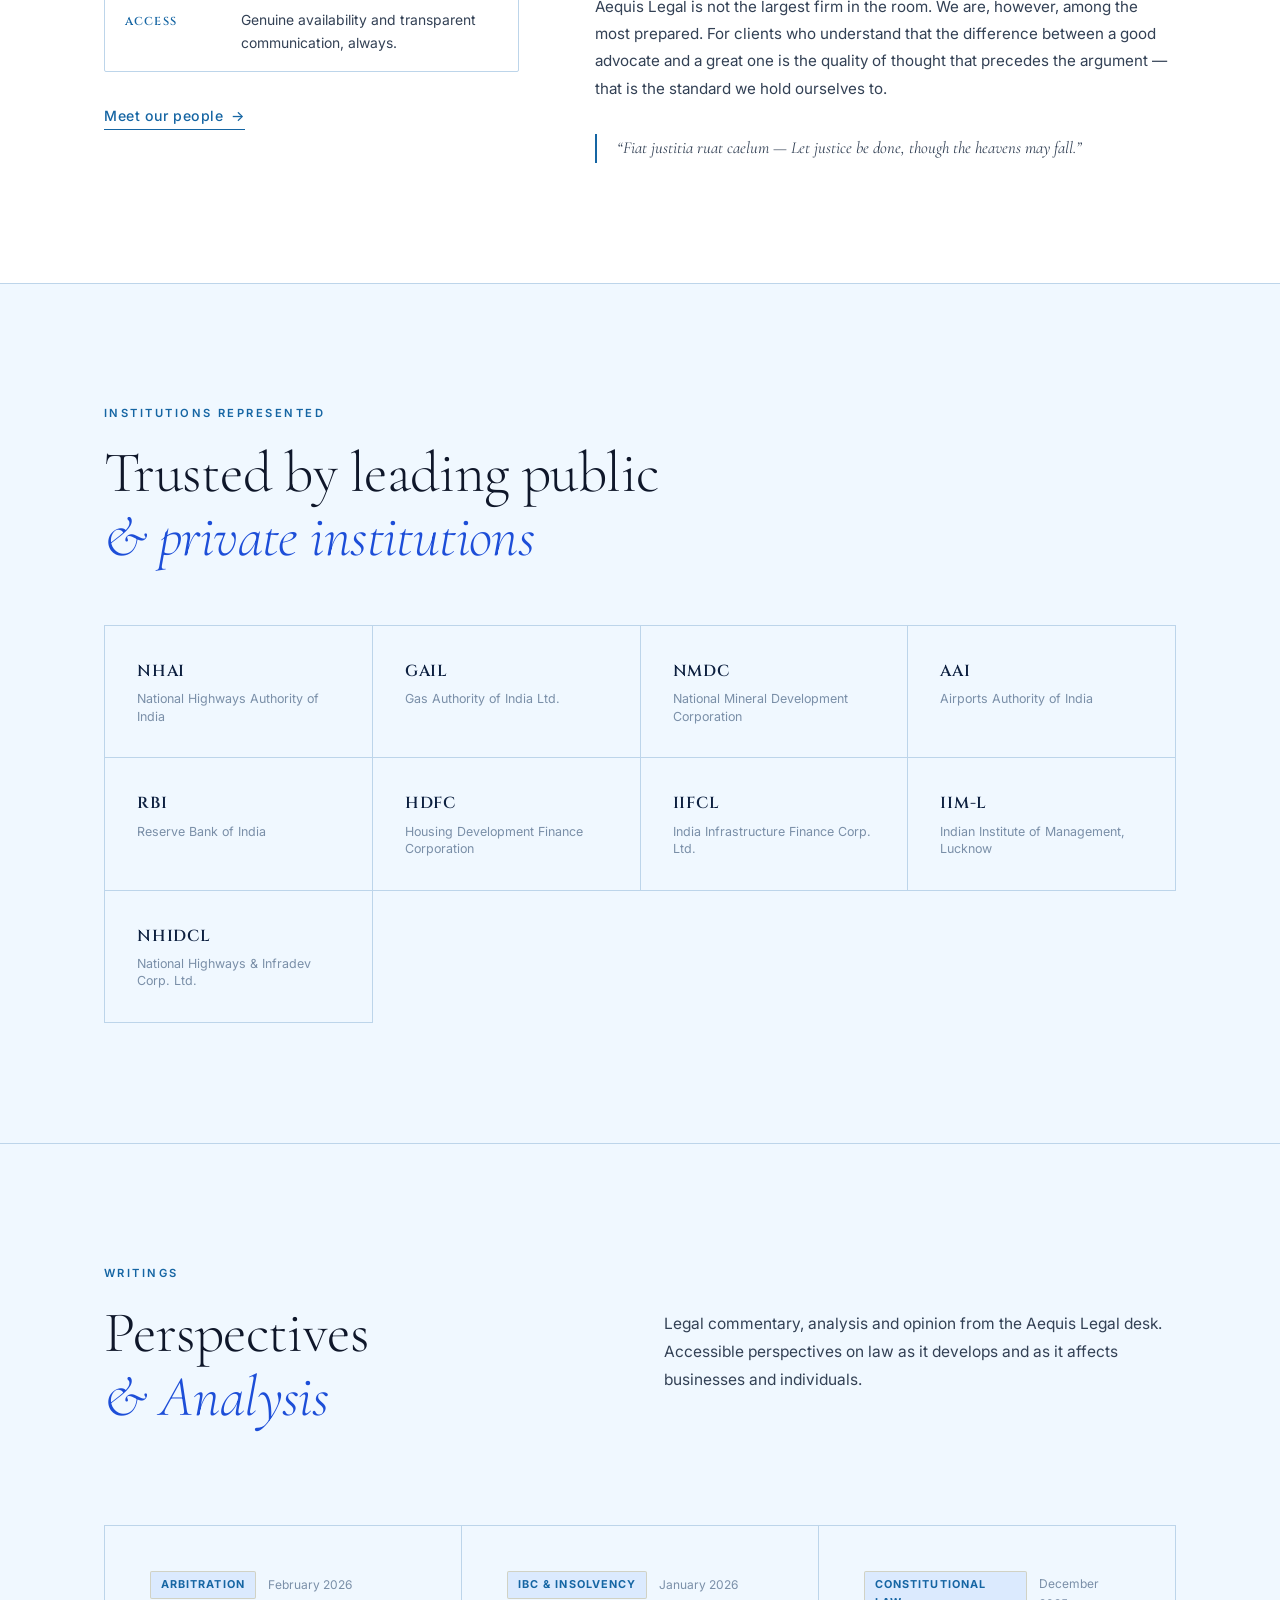
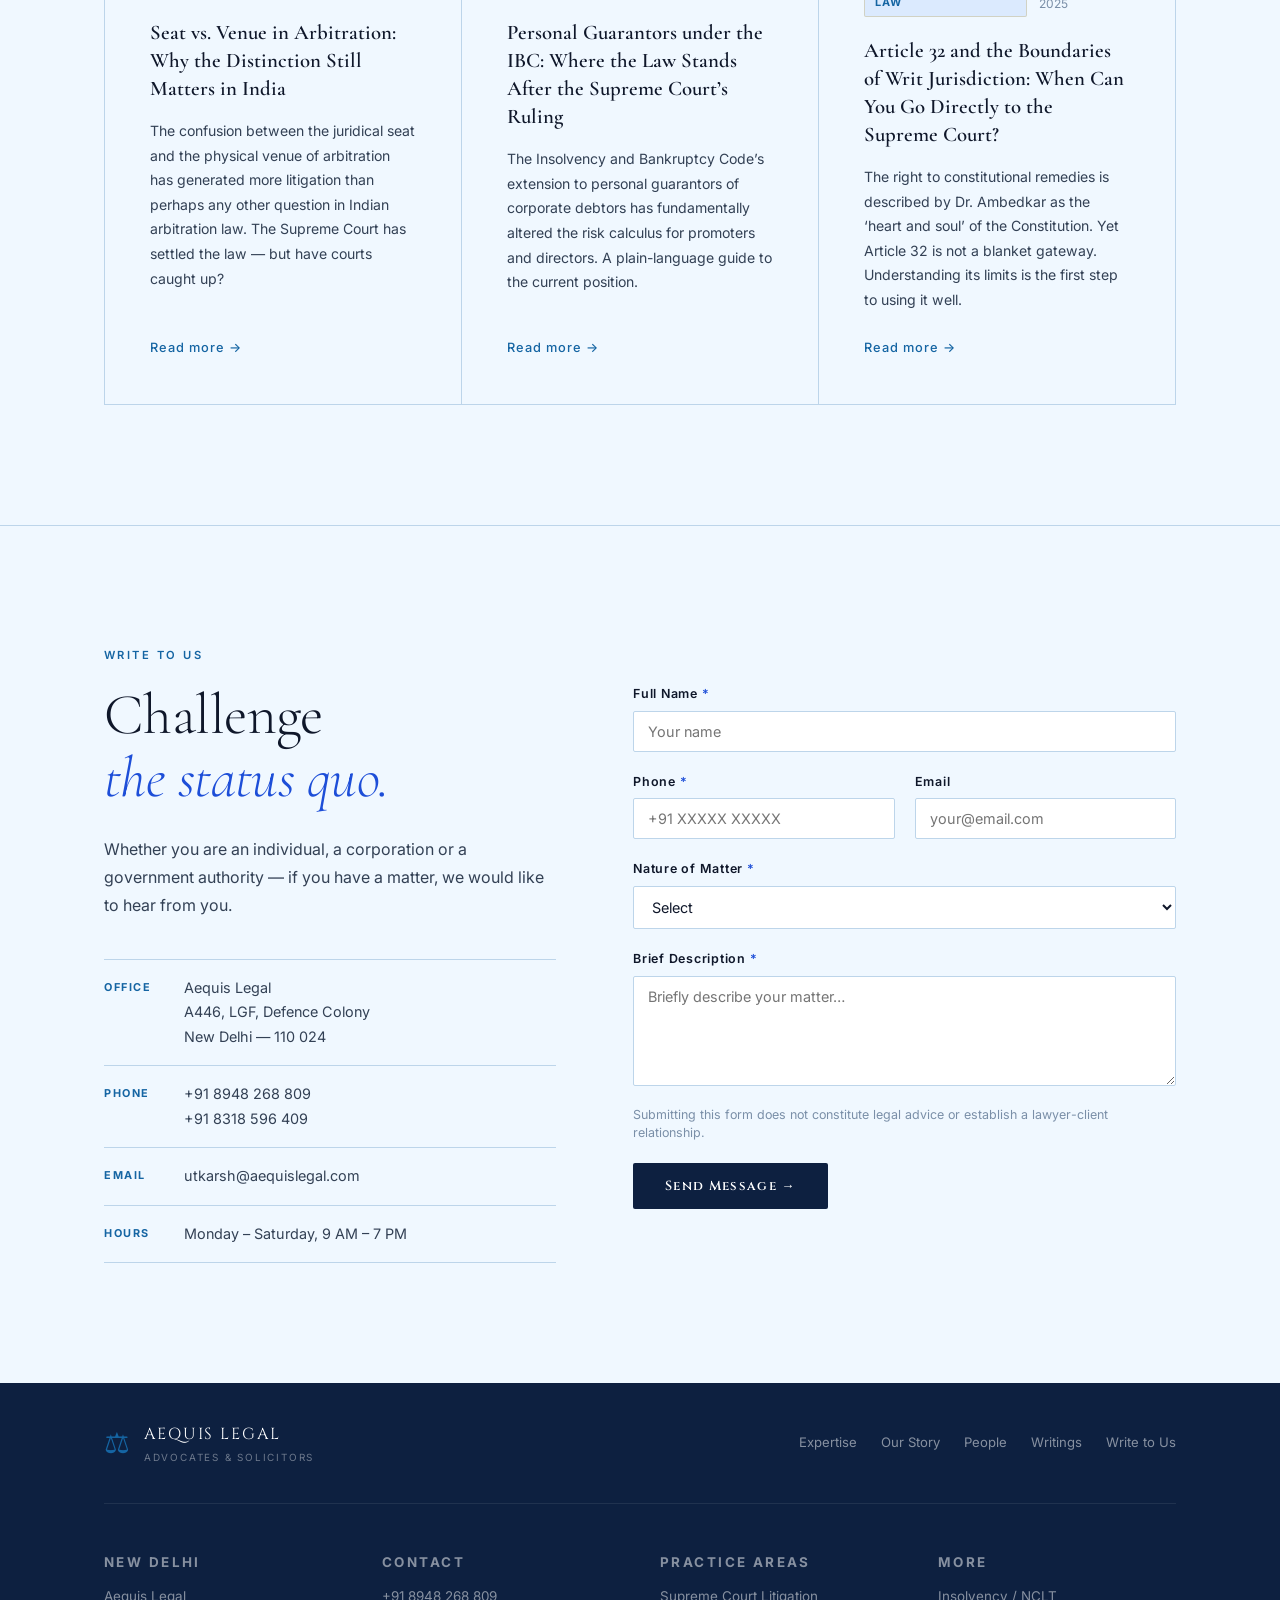
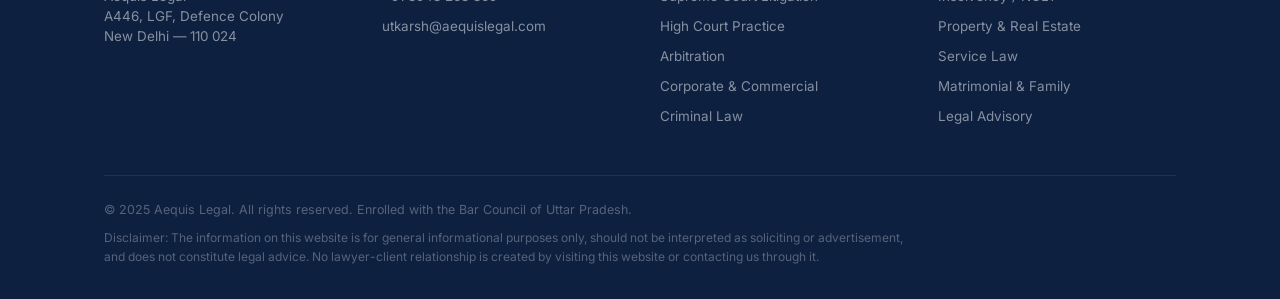
<file: website/index.html>
<!DOCTYPE html>
<html lang="en">
<head>
  <meta charset="UTF-8" />
  <meta name="viewport" content="width=device-width, initial-scale=1.0" />

  <title>Aequis Legal | Advocates & Solicitors | Supreme Court of India</title>
  <meta name="description" content="Aequis Legal — Advocates led by Utkarsh Kumar practising before the Supreme Court of India, Delhi High Court and Allahabad High Court. Civil, criminal, corporate, arbitration and constitutional matters." />
  <meta name="keywords" content="Supreme Court advocate, Delhi High Court lawyer, Allahabad High Court advocate, arbitration lawyer India, corporate counsel, NCLT advocate, IBC insolvency, Aequis Legal, Utkarsh Kumar advocate" />
  <meta name="author" content="Utkarsh Kumar, Advocate" />
  <link rel="canonical" href="https://www.aequislegal.com/" />

  <!-- Open Graph -->
  <meta property="og:type"        content="website" />
  <meta property="og:url"         content="https://www.aequislegal.com/" />
  <meta property="og:title"       content="Aequis Legal | Advocates & Solicitors" />
  <meta property="og:description" content="Practising before the Supreme Court of India, Delhi HC and Allahabad HC. Civil, criminal, corporate and arbitration matters." />
  <meta property="og:image"       content="https://www.aequislegal.com/og-image.jpg" />
  <meta property="og:locale"      content="en_IN" />

  <!-- Structured Data -->
  <script type="application/ld+json">
  {
    "@context": "https://schema.org",
    "@type": "LegalService",
    "name": "Aequis Legal",
    "description": "Full-service law firm led by Advocate Utkarsh Kumar practising before the Supreme Court of India, Delhi High Court and Allahabad High Court.",
    "url": "https://www.aequislegal.com",
    "telephone": "+918948268809",
    "email": "utkarsh@aequislegal.com",
    "address": {
      "@type": "PostalAddress",
      "streetAddress": "A446, Lower Ground Floor, Defence Colony",
      "addressLocality": "New Delhi",
      "addressRegion": "Delhi",
      "postalCode": "110024",
      "addressCountry": "IN"
    },
    "founder": {
      "@type": "Person",
      "name": "Utkarsh Kumar",
      "jobTitle": "Advocate",
      "alumniOf": "Dr. Ram Manohar Lohiya National Law University, Lucknow"
    }
  }
  </script>

  <!-- Google Analytics placeholder -->
  <script async src="https://www.googletagmanager.com/gtag/js?id=G-XXXXXXXXXX"></script>
  <script>
    window.dataLayer = window.dataLayer || [];
    function gtag(){dataLayer.push(arguments);}
    gtag('js', new Date());
    gtag('config', 'G-XXXXXXXXXX');
  </script>

  <!-- Fonts -->
  <link rel="preconnect" href="https://fonts.googleapis.com">
  <link rel="preconnect" href="https://fonts.gstatic.com" crossorigin>
  <link href="https://fonts.googleapis.com/css2?family=Cormorant+Garamond:ital,wght@0,300;0,400;0,500;0,600;0,700;1,300;1,400;1,600&family=Inter:wght@300;400;500;600&family=Cinzel:wght@400;600&display=swap" rel="stylesheet">
  <link rel="stylesheet" href="styles.css" />
</head>
<body>

<!-- ================================================================
     BCI DISCLAIMER MODAL
================================================================ -->
<div class="bci-overlay" id="bciOverlay">
  <div class="bci-modal">
    <div class="bci-logo">
      <span class="bci-emblem">⚖</span>
      <div>
        <span class="bci-firm-name">AEQUIS LEGAL</span>
        <span class="bci-firm-sub">Advocates &amp; Solicitors</span>
      </div>
    </div>
    <h2 class="bci-heading">Before we begin&hellip;</h2>
    <div class="bci-rule"></div>
    <p class="bci-intro">
      As per the rules of the Bar Council of India, we are not permitted to solicit 
      work and advertise. By clicking on the <em>"I Agree"</em> below, the user acknowledges 
      the following:
    </p>
    <ul class="bci-list">
      <li>There has been no advertisement, personal communication, solicitation, invitation or inducement of any sort whatsoever from us or any of our members to solicit any work through this website;</li>
      <li>The user wishes to gain more information about us for his/her own information and use;</li>
      <li>The information about us is provided to the user only on his/her specific request and any information obtained or materials downloaded from this website is completely at the user's volition and any transmission, receipt or use of this site would not create any lawyer-client relationship.</li>
    </ul>
    <p class="bci-footer-text">
      The information provided under this website is solely available at your request for informational 
      purposes only, should not be interpreted as soliciting or advertisement. We are not liable for any 
      consequence of any action taken by the user relying on material / information provided under this 
      website. In cases where the user has any legal issues, he/she in all cases must seek independent 
      legal advice.
    </p>
    <div class="bci-actions">
      <button class="bci-agree" id="bciAgree">I Agree</button>
      <a href="https://www.google.com" class="bci-decline" id="bciDecline">I Do Not Agree</a>
    </div>
  </div>
</div>

<!-- ================================================================
     NAVIGATION
================================================================ -->
<header class="site-header" id="siteHeader">
  <nav class="nav-wrap">
    <a href="#home" class="nav-brand">
      <span class="nav-emblem">⚖</span>
      <div class="nav-brand-text">
        <span class="nav-firm">AEQUIS LEGAL</span>
        <span class="nav-sub">Advocates &amp; Solicitors</span>
      </div>
    </a>

    <ul class="nav-links" id="navLinks">
      <li><a href="#expertise" class="nl">Expertise</a></li>
      <li><a href="#about"     class="nl">Our Story</a></li>
      <li><a href="about.html" class="nl">People</a></li>
      <li><a href="#blog"      class="nl">Writings</a></li>
      <li><a href="#contact"   class="nl nl-cta">Write to Us</a></li>
    </ul>

    <button class="nav-burger" id="navBurger" aria-label="Open menu">
      <span></span><span></span><span></span>
    </button>
  </nav>
</header>

<!-- ================================================================
     HERO
================================================================ -->
<section class="hero" id="home">

  <!-- Abstract geometric art — no photography -->
  <div class="hero-canvas" aria-hidden="true">
    <svg class="hero-svg" viewBox="0 0 1200 700" preserveAspectRatio="xMidYMid slice" xmlns="http://www.w3.org/2000/svg">
      <!-- Deep navy ground -->
      <rect width="1200" height="700" fill="#071829"/>
      <!-- Shifting planes -->
      <polygon points="0,700 420,180 680,420 900,0 1200,120 1200,700" fill="#0d2448" opacity="0.95"/>
      <polygon points="0,700 600,300 1200,460 1200,700" fill="#071020" opacity="0.8"/>
      <!-- Blue filament lines — scales of justice abstracted -->
      <line x1="580" y1="80" x2="580" y2="580" stroke="#3b82f6" stroke-width="1" opacity="0.55"/>
      <line x1="580" y1="200" x2="340" y2="400" stroke="#3b82f6" stroke-width="0.8" opacity="0.45"/>
      <line x1="580" y1="200" x2="820" y2="400" stroke="#3b82f6" stroke-width="0.8" opacity="0.45"/>
      <circle cx="580" cy="200" r="5" fill="#60a5fa" opacity="0.7"/>
      <circle cx="340" cy="400" r="28" fill="none" stroke="#3b82f6" stroke-width="0.8" opacity="0.35"/>
      <circle cx="820" cy="400" r="28" fill="none" stroke="#3b82f6" stroke-width="0.8" opacity="0.35"/>
      <!-- Concentric arcs — resolve &amp; clarity -->
      <circle cx="580" cy="200" r="90"  fill="none" stroke="#60a5fa" stroke-width="0.5" opacity="0.18"/>
      <circle cx="580" cy="200" r="160" fill="none" stroke="#60a5fa" stroke-width="0.5" opacity="0.12"/>
      <circle cx="580" cy="200" r="240" fill="none" stroke="#60a5fa" stroke-width="0.5" opacity="0.08"/>
      <!-- Fine grid — the rule of law -->
      <line x1="0" y1="350" x2="1200" y2="350" stroke="#ffffff" stroke-width="0.3" opacity="0.06"/>
      <line x1="200" y1="0" x2="200" y2="700" stroke="#ffffff" stroke-width="0.3" opacity="0.04"/>
      <line x1="500" y1="0" x2="500" y2="700" stroke="#ffffff" stroke-width="0.3" opacity="0.04"/>
      <line x1="800" y1="0" x2="800" y2="700" stroke="#ffffff" stroke-width="0.3" opacity="0.04"/>
      <line x1="1100" y1="0" x2="1100" y2="700" stroke="#ffffff" stroke-width="0.3" opacity="0.04"/>
      <!-- Blue accent shard — equity & balance -->
      <polygon points="950,0 1200,0 1200,280 1050,120" fill="#1e3a8a" opacity="0.28"/>
      <!-- Gradient veil for text legibility -->
      <defs>
        <linearGradient id="veil" x1="0" x2="1" y1="0" y2="0">
          <stop offset="0%"  stop-color="#040d1a" stop-opacity="0.92"/>
          <stop offset="55%" stop-color="#040d1a" stop-opacity="0.55"/>
          <stop offset="100%" stop-color="#040d1a" stop-opacity="0.1"/>
        </linearGradient>
      </defs>
      <rect width="1200" height="700" fill="url(#veil)"/>
    </svg>
  </div>

  <div class="hero-inner container">
    <p class="hero-eyebrow">
      <span>Supreme Court of India</span>
      <span class="eyebrow-dot">·</span>
      <span>Delhi High Court</span>
      <span class="eyebrow-dot">·</span>
      <span>Allahabad High Court</span>
    </p>
    <h1 class="hero-headline">
      Precision where<br/>
      <em>it matters most.</em>
    </h1>
    <p class="hero-body">
      <em>Aequis</em> — from the Latin <em>aequus</em>, meaning equal, fair, and just. 
      The same ancient root that gave English the words equity, equitable, and equality itself. 
      We named ourselves after that principle deliberately. Law, at its finest, is the 
      instrument through which fairness is defined, defended and delivered. That is the 
      only standard we work to.
    </p>
    <p class="hero-body hero-body--sub">
      A lean, research-driven practice before India's apex court, high courts and 
      international arbitral tribunals — built for those who refuse to accept anything 
      less than rigorous, principled representation.
    </p>
    <div class="hero-links">
      <a href="#expertise" class="link-arrow">Our expertise <span>→</span></a>
      <a href="#about"     class="link-arrow">Our approach <span>→</span></a>
      <a href="#contact"   class="link-arrow">Write to us <span>→</span></a>
    </div>
  </div>

  <!-- Scrolling courts strip -->
  <div class="ticker-wrap">
    <div class="ticker-track" id="tickerTrack">
      <span>Supreme Court of India</span><span class="tdot">·</span>
      <span>Delhi High Court</span><span class="tdot">·</span>
      <span>Allahabad High Court</span><span class="tdot">·</span>
      <span>Arbitral Tribunals</span><span class="tdot">·</span>
      <span>NCLT &amp; NCLAT</span><span class="tdot">·</span>
      <span>ICC International Arbitration</span><span class="tdot">·</span>
      <span>Consumer Forums</span><span class="tdot">·</span>
      <span>RERA Authorities</span><span class="tdot">·</span>
      <span>Commercial Courts</span><span class="tdot">·</span>
      <span>District Courts</span><span class="tdot">·</span>
      <!-- duplicate for seamless loop -->
      <span>Supreme Court of India</span><span class="tdot">·</span>
      <span>Delhi High Court</span><span class="tdot">·</span>
      <span>Allahabad High Court</span><span class="tdot">·</span>
      <span>Arbitral Tribunals</span><span class="tdot">·</span>
      <span>NCLT &amp; NCLAT</span><span class="tdot">·</span>
      <span>ICC International Arbitration</span><span class="tdot">·</span>
    </div>
  </div>
</section>

<!-- ================================================================
     METRICS
================================================================ -->
<section class="metrics-bar" id="metrics">
  <div class="container">
    <div class="metrics-inner">
      <div class="m-item">
        <div class="m-num"><span class="m-counter" data-target="200">0</span><span class="m-suf">+</span></div>
        <div class="m-label">Cases handled</div>
      </div>
      <div class="m-sep"></div>
      <div class="m-item">
        <div class="m-num"><span class="m-counter" data-target="5">0</span><span class="m-suf">+</span></div>
        <div class="m-label">Years in practice</div>
      </div>
      <div class="m-sep"></div>
      <div class="m-item">
        <div class="m-num"><span class="m-label-big">Pan India</span></div>
        <div class="m-label">Coverage</div>
      </div>
      <div class="m-sep"></div>
      <div class="m-item">
        <div class="m-num"><span class="m-counter" data-target="15">0</span><span class="m-suf">+</span></div>
        <div class="m-label">PSUs &amp; Gov. bodies</div>
      </div>
    </div>
  </div>
</section>

<!-- ================================================================
     EXPERTISE
================================================================ -->
<section class="sec expertise-sec" id="expertise">
  <div class="container">
    <div class="sec-label">Expertise</div>
    <div class="sec-top-row">
      <h2 class="sec-title">Practice Areas<br/><em>&amp; Forums</em></h2>
      <p class="sec-intro">
        Aequis Legal offers a full spectrum of legal services — from constitutional 
        litigation at the Supreme Court to commercial arbitrations before international 
        tribunals, and from corporate advisory to sensitive family matters.
      </p>
    </div>

    <div class="exp-grid">
      <div class="exp-card" data-reveal>
        <span class="exp-n">01</span>
        <h3>Supreme Court Litigation</h3>
        <p>Regular appearances before the Hon'ble Supreme Court of India. Civil appeals, SLPs, writ petitions, constitutional matters and state government &amp; PSU representation.</p>
        <a href="#contact" class="card-link">Enquire →</a>
      </div>
      <div class="exp-card" data-reveal>
        <span class="exp-n">02</span>
        <h3>High Court Practice</h3>
        <p>Comprehensive representation before the Delhi High Court and Allahabad High Court — writ petitions, second appeals, commercial suits and criminal proceedings.</p>
        <a href="#contact" class="card-link">Enquire →</a>
      </div>
      <div class="exp-card" data-reveal>
        <span class="exp-n">03</span>
        <h3>Arbitration &amp; Mediation</h3>
        <p>End-to-end arbitration services including ICC international arbitrations, NHAI statutory arbitrations and domestic ad hoc proceedings before tribunals comprising former CJIs.</p>
        <a href="#contact" class="card-link">Enquire →</a>
      </div>
      <div class="exp-card" data-reveal>
        <span class="exp-n">04</span>
        <h3>Corporate &amp; Commercial</h3>
        <p>Advisory and representation for corporations, startups and entrepreneurs. Contract drafting, MoUs, shareholder agreements and commercial dispute resolution.</p>
        <a href="#contact" class="card-link">Enquire →</a>
      </div>
      <div class="exp-card" data-reveal>
        <span class="exp-n">05</span>
        <h3>Insolvency &amp; NCLT</h3>
        <p>IBC proceedings, corporate insolvency resolution, oppression and mismanagement, winding-up petitions and appeals before the NCLAT across all benches.</p>
        <a href="#contact" class="card-link">Enquire →</a>
      </div>
      <div class="exp-card" data-reveal>
        <span class="exp-n">06</span>
        <h3>Criminal Law</h3>
        <p>Criminal defence from FIR through appellate proceedings. Bail, anticipatory bail, quashing petitions and criminal appeals before all courts.</p>
        <a href="#contact" class="card-link">Enquire →</a>
      </div>
      <div class="exp-card" data-reveal>
        <span class="exp-n">07</span>
        <h3>Property &amp; Real Estate</h3>
        <p>Property disputes, title matters, RERA proceedings, builder-buyer conflicts and representation before consumer forums (NCDRC) and civil courts.</p>
        <a href="#contact" class="card-link">Enquire →</a>
      </div>
      <div class="exp-card" data-reveal>
        <span class="exp-n">08</span>
        <h3>Service &amp; Employment</h3>
        <p>Representation of government employees and pensioners in pension, gratuity, promotion disputes, disciplinary proceedings and salary arrears before all courts.</p>
        <a href="#contact" class="card-link">Enquire →</a>
      </div>
      <div class="exp-card" data-reveal>
        <span class="exp-n">09</span>
        <h3>Matrimonial &amp; Family</h3>
        <p>Sensitive handling of divorce, custody, maintenance, domestic violence matters, succession disputes and probate proceedings before all competent courts.</p>
        <a href="#contact" class="card-link">Enquire →</a>
      </div>
    </div>
  </div>
</section>

<!-- ================================================================
     OUR STORY / ABOUT
================================================================ -->
<section class="sec about-sec" id="about">
  <div class="container">
    <div class="sec-label">Our Story</div>
    <div class="about-layout">
      <div class="about-left">
        <h2 class="sec-title">We question<br/><em>everything.</em></h2>
        <div class="about-values">
          <div class="av-item">
            <span class="av-label">Integrity</span>
            <span class="av-text">Ethical practice, without compromise or exception.</span>
          </div>
          <div class="av-item">
            <span class="av-label">Rigour</span>
            <span class="av-text">Every brief is built on exhaustive research and precise arguments.</span>
          </div>
          <div class="av-item">
            <span class="av-label">Candour</span>
            <span class="av-text">We tell clients the truth — not what they want to hear.</span>
          </div>
          <div class="av-item">
            <span class="av-label">Access</span>
            <span class="av-text">Genuine availability and transparent communication, always.</span>
          </div>
        </div>
        <a href="about.html" class="link-arrow about-cta" style="margin-top:2rem; display:inline-flex; align-items:center; gap:8px; font-size:0.88rem; font-weight:500; color:var(--gold); border-bottom:1px solid var(--gold); padding-bottom:2px;">Meet our people <span>→</span></a>
      </div>
      <div class="about-right">
        <p class="about-lede">
          The name <em>Aequis</em> is drawn from Latin <em>aequus</em> — meaning equal, fair, and just.
          It is the same root that gave us equity, equitable, and the very word equality.
          We believe the law, practised rightly, is the surest instrument through which
          that standard of fairness reaches those who need it most.
        </p>
        <p>
          Aequis Legal is a litigation-first practice, built deliberately lean. We do not 
          spread ourselves thin. Our work is concentrated where it is most consequential — 
          the Supreme Court of India, the Delhi and Allahabad High Courts, and international 
          arbitral tribunals. This focus is a choice, not a limitation.
        </p>
        <p>
          We represent individuals, corporations and government institutions with equal 
          rigour. Our practice spans constitutional law, civil litigation, commercial 
          arbitration, corporate and insolvency law, service law, and criminal defence. 
          What unifies our work is method: every matter is researched to its foundation, 
          argued with precision, and handled with absolute professional integrity.
        </p>
        <p>
          Aequis Legal is not the largest firm in the room. We are, however, among the 
          most prepared. For clients who understand that the difference between a good 
          advocate and a great one is the quality of thought that precedes the argument — 
          that is the standard we hold ourselves to.
        </p>
        <blockquote class="about-quote">
          &ldquo;Fiat justitia ruat caelum &mdash; Let justice be done, though the heavens may fall.&rdquo;
        </blockquote>
      </div>
    </div>
  </div>
</section>


<!-- ================================================================
     INSTITUTIONS / CLIENTS
================================================================ -->
<section class="sec clients-sec" id="clients">
  <div class="container">
    <div class="sec-label">Institutions Represented</div>
    <h2 class="sec-title clients-title">Trusted by leading public<br/><em>&amp; private institutions</em></h2>
    <div class="clients-grid">
      <div class="ci"><span class="ci-abbr">NHAI</span><span class="ci-full">National Highways Authority of India</span></div>
      <div class="ci"><span class="ci-abbr">GAIL</span><span class="ci-full">Gas Authority of India Ltd.</span></div>
      <div class="ci"><span class="ci-abbr">NMDC</span><span class="ci-full">National Mineral Development Corporation</span></div>
      <div class="ci"><span class="ci-abbr">AAI</span><span class="ci-full">Airports Authority of India</span></div>
      <div class="ci"><span class="ci-abbr">RBI</span><span class="ci-full">Reserve Bank of India</span></div>
      <div class="ci"><span class="ci-abbr">HDFC</span><span class="ci-full">Housing Development Finance Corporation</span></div>
      <div class="ci"><span class="ci-abbr">IIFCL</span><span class="ci-full">India Infrastructure Finance Corp. Ltd.</span></div>
      <div class="ci"><span class="ci-abbr">IIM-L</span><span class="ci-full">Indian Institute of Management, Lucknow</span></div>
      <div class="ci"><span class="ci-abbr">NHIDCL</span><span class="ci-full">National Highways &amp; Infradev Corp. Ltd.</span></div>
    </div>
  </div>
</section>



<!-- ================================================================
     BLOG / WRITINGS
================================================================ -->
<section class="sec blog-sec" id="blog">
  <div class="container">
    <div class="sec-label">Writings</div>
    <div class="sec-top-row">
      <h2 class="sec-title">Perspectives<br/><em>&amp; Analysis</em></h2>
      <p class="sec-intro">
        Legal commentary, analysis and opinion from the Aequis Legal desk. 
        Accessible perspectives on law as it develops and as it affects 
        businesses and individuals.
      </p>
    </div>

    <div class="blog-grid">

      <article class="blog-card" data-reveal>
        <div class="bc-meta">
          <span class="bc-tag">Arbitration</span>
          <span class="bc-date">February 2026</span>
        </div>
        <h3 class="bc-title"><a href="blog/seat-vs-venue-arbitration.html">Seat vs. Venue in Arbitration: Why the Distinction Still Matters in India</a></h3>
        <p class="bc-excerpt">The confusion between the juridical seat and the physical venue of arbitration has generated more litigation than perhaps any other question in Indian arbitration law. The Supreme Court has settled the law — but have courts caught up?</p>
        <a href="blog/seat-vs-venue-arbitration.html" class="card-link">Read more →</a>
      </article>

      <article class="blog-card" data-reveal>
        <div class="bc-meta">
          <span class="bc-tag">IBC &amp; Insolvency</span>
          <span class="bc-date">January 2026</span>
        </div>
        <h3 class="bc-title"><a href="blog/ibc-personal-guarantors.html">Personal Guarantors under the IBC: Where the Law Stands After the Supreme Court&rsquo;s Ruling</a></h3>
        <p class="bc-excerpt">The Insolvency and Bankruptcy Code&rsquo;s extension to personal guarantors of corporate debtors has fundamentally altered the risk calculus for promoters and directors. A plain-language guide to the current position.</p>
        <a href="blog/ibc-personal-guarantors.html" class="card-link">Read more →</a>
      </article>

      <article class="blog-card" data-reveal>
        <div class="bc-meta">
          <span class="bc-tag">Constitutional Law</span>
          <span class="bc-date">December 2025</span>
        </div>
        <h3 class="bc-title"><a href="blog/article-32-writ-jurisdiction.html">Article 32 and the Boundaries of Writ Jurisdiction: When Can You Go Directly to the Supreme Court?</a></h3>
        <p class="bc-excerpt">The right to constitutional remedies is described by Dr. Ambedkar as the ‘heart and soul’ of the Constitution. Yet Article 32 is not a blanket gateway. Understanding its limits is the first step to using it well.</p>
        <a href="blog/article-32-writ-jurisdiction.html" class="card-link">Read more →</a>
      </article>

    </div>
  </div>
</section>

<!-- ================================================================
     CONTACT
================================================================ -->
<section class="sec contact-sec" id="contact">
  <div class="container">
    <div class="sec-label">Write to Us</div>
    <div class="contact-layout">

      <div class="contact-left">
        <h2 class="sec-title">Challenge<br/><em>the status quo.</em></h2>
        <p class="contact-tagline">
          Whether you are an individual, a corporation or a government authority — 
          if you have a matter, we would like to hear from you.
        </p>
        <div class="contact-details">
          <div class="cd-row">
            <span class="cd-lbl">Office</span>
            <span class="cd-val">Aequis Legal<br/>A446, LGF, Defence Colony<br/>New Delhi — 110 024</span>
          </div>
          <div class="cd-row">
            <span class="cd-lbl">Phone</span>
            <span class="cd-val">
              <a href="tel:+918948268809">+91 8948 268 809</a><br/>
              <a href="tel:+918318596409">+91 8318 596 409</a>
            </span>
          </div>
          <div class="cd-row">
            <span class="cd-lbl">Email</span>
            <span class="cd-val"><a href="mailto:utkarsh@aequislegal.com">utkarsh@aequislegal.com</a></span>
          </div>
          <div class="cd-row">
            <span class="cd-lbl">Hours</span>
            <span class="cd-val">Monday – Saturday, 9 AM – 7 PM</span>
          </div>
        </div>
      </div>

      <div class="contact-right">
        <form class="cf" id="contactForm">
          <!-- Web3Forms: get your free access key at https://web3forms.com -->
          <input type="hidden" name="access_key" value="YOUR_WEB3FORMS_ACCESS_KEY" />
          <input type="hidden" name="subject" value="New Legal Enquiry – Aequis Legal" />
          <input type="hidden" name="from_name" value="Aequis Legal" />
          <!-- honeypot anti-spam -->
          <input type="checkbox" name="botcheck" style="display:none" tabindex="-1" autocomplete="off" />
          <div class="cf-field">
            <label for="cf-name">Full Name <span class="req">*</span></label>
            <input type="text" id="cf-name" name="name" placeholder="Your name" required />
          </div>
          <div class="cf-row">
            <div class="cf-field">
              <label for="cf-phone">Phone <span class="req">*</span></label>
              <input type="tel" id="cf-phone" name="phone" placeholder="+91 XXXXX XXXXX" required />
            </div>
            <div class="cf-field">
              <label for="cf-email">Email</label>
              <input type="email" id="cf-email" name="email" placeholder="your@email.com" />
            </div>
          </div>
          <div class="cf-field">
            <label for="cf-matter">Nature of Matter <span class="req">*</span></label>
            <select id="cf-matter" name="matter" required>
              <option value="">Select</option>
              <option>Supreme Court Litigation</option>
              <option>High Court Matter</option>
              <option>Arbitration / Mediation</option>
              <option>Corporate / Commercial</option>
              <option>Criminal Defence</option>
              <option>Property / Real Estate</option>
              <option>Service / Employment Law</option>
              <option>Matrimonial / Family</option>
              <option>IBC / Insolvency (NCLT)</option>
              <option>Legal Advisory / Opinion</option>
              <option>Other</option>
            </select>
          </div>
          <div class="cf-field">
            <label for="cf-msg">Brief Description <span class="req">*</span></label>
            <textarea id="cf-msg" name="message" rows="4" placeholder="Briefly describe your matter…" required></textarea>
          </div>
          <p class="cf-disclaimer">
            Submitting this form does not constitute legal advice or establish a lawyer-client relationship.
          </p>
          <button type="submit" class="cf-submit" id="cfSubmit">Send Message →</button>
          <p class="cf-success" id="cfSuccess" style="display:none">
            Thank you. Your enquiry has been received. We will respond within 24 hours. A confirmation has been sent to your email.
          </p>
          <p class="cf-error" id="cfError" style="display:none">
            Sorry, there was a problem sending your message. Please email us directly at <a href="mailto:utkarsh@aequislegal.com">utkarsh@aequislegal.com</a>.
          </p>
        </form>
      </div>

    </div>
  </div>
</section>

<!-- ================================================================
     FOOTER
================================================================ -->
<footer class="site-footer">
  <div class="container">

    <div class="ft-top">
      <div class="ft-brand">
        <span class="ft-emblem">⚖</span>
        <div>
          <span class="ft-firm">AEQUIS LEGAL</span>
          <span class="ft-sub">Advocates &amp; Solicitors</span>
        </div>
      </div>
      <nav class="ft-nav">
        <a href="#expertise">Expertise</a>
        <a href="#about">Our Story</a>
        <a href="about.html">People</a>
        <a href="#blog">Writings</a>
        <a href="#contact">Write to Us</a>
      </nav>
    </div>

    <div class="ft-mid">
      <div class="ft-col">
        <span class="ft-head">New Delhi</span>
        <span>Aequis Legal<br/>A446, LGF, Defence Colony<br/>New Delhi — 110 024</span>
      </div>
      <div class="ft-col">
        <span class="ft-head">Contact</span>
        <a href="tel:+918948268809">+91 8948 268 809</a>
        <a href="mailto:utkarsh@aequislegal.com">utkarsh@aequislegal.com</a>
      </div>
      <div class="ft-col">
        <span class="ft-head">Practice Areas</span>
        <a href="#expertise">Supreme Court Litigation</a>
        <a href="#expertise">High Court Practice</a>
        <a href="#expertise">Arbitration</a>
        <a href="#expertise">Corporate &amp; Commercial</a>
        <a href="#expertise">Criminal Law</a>
      </div>
      <div class="ft-col">
        <span class="ft-head">More</span>
        <a href="#expertise">Insolvency / NCLT</a>
        <a href="#expertise">Property &amp; Real Estate</a>
        <a href="#expertise">Service Law</a>
        <a href="#expertise">Matrimonial &amp; Family</a>
        <a href="#contact">Legal Advisory</a>
      </div>
    </div>

    <div class="ft-bottom">
      <p>© 2025 Aequis Legal. All rights reserved. Enrolled with the Bar Council of Uttar Pradesh.</p>
      <p class="ft-disclaimer">
        Disclaimer: The information on this website is for general informational purposes only, should not be interpreted as soliciting or advertisement, and does not constitute legal advice. No lawyer-client relationship is created by visiting this website or contacting us through it.
      </p>
    </div>

  </div>
</footer>

<!-- Floating email pill -->
<a href="mailto:utkarsh@aequislegal.com" class="float-pill" id="floatPill">
  Email Us &nbsp;→&nbsp; utkarsh@aequislegal.com
</a>

<script src="script.js"></script>
</body>
</html>
</file>
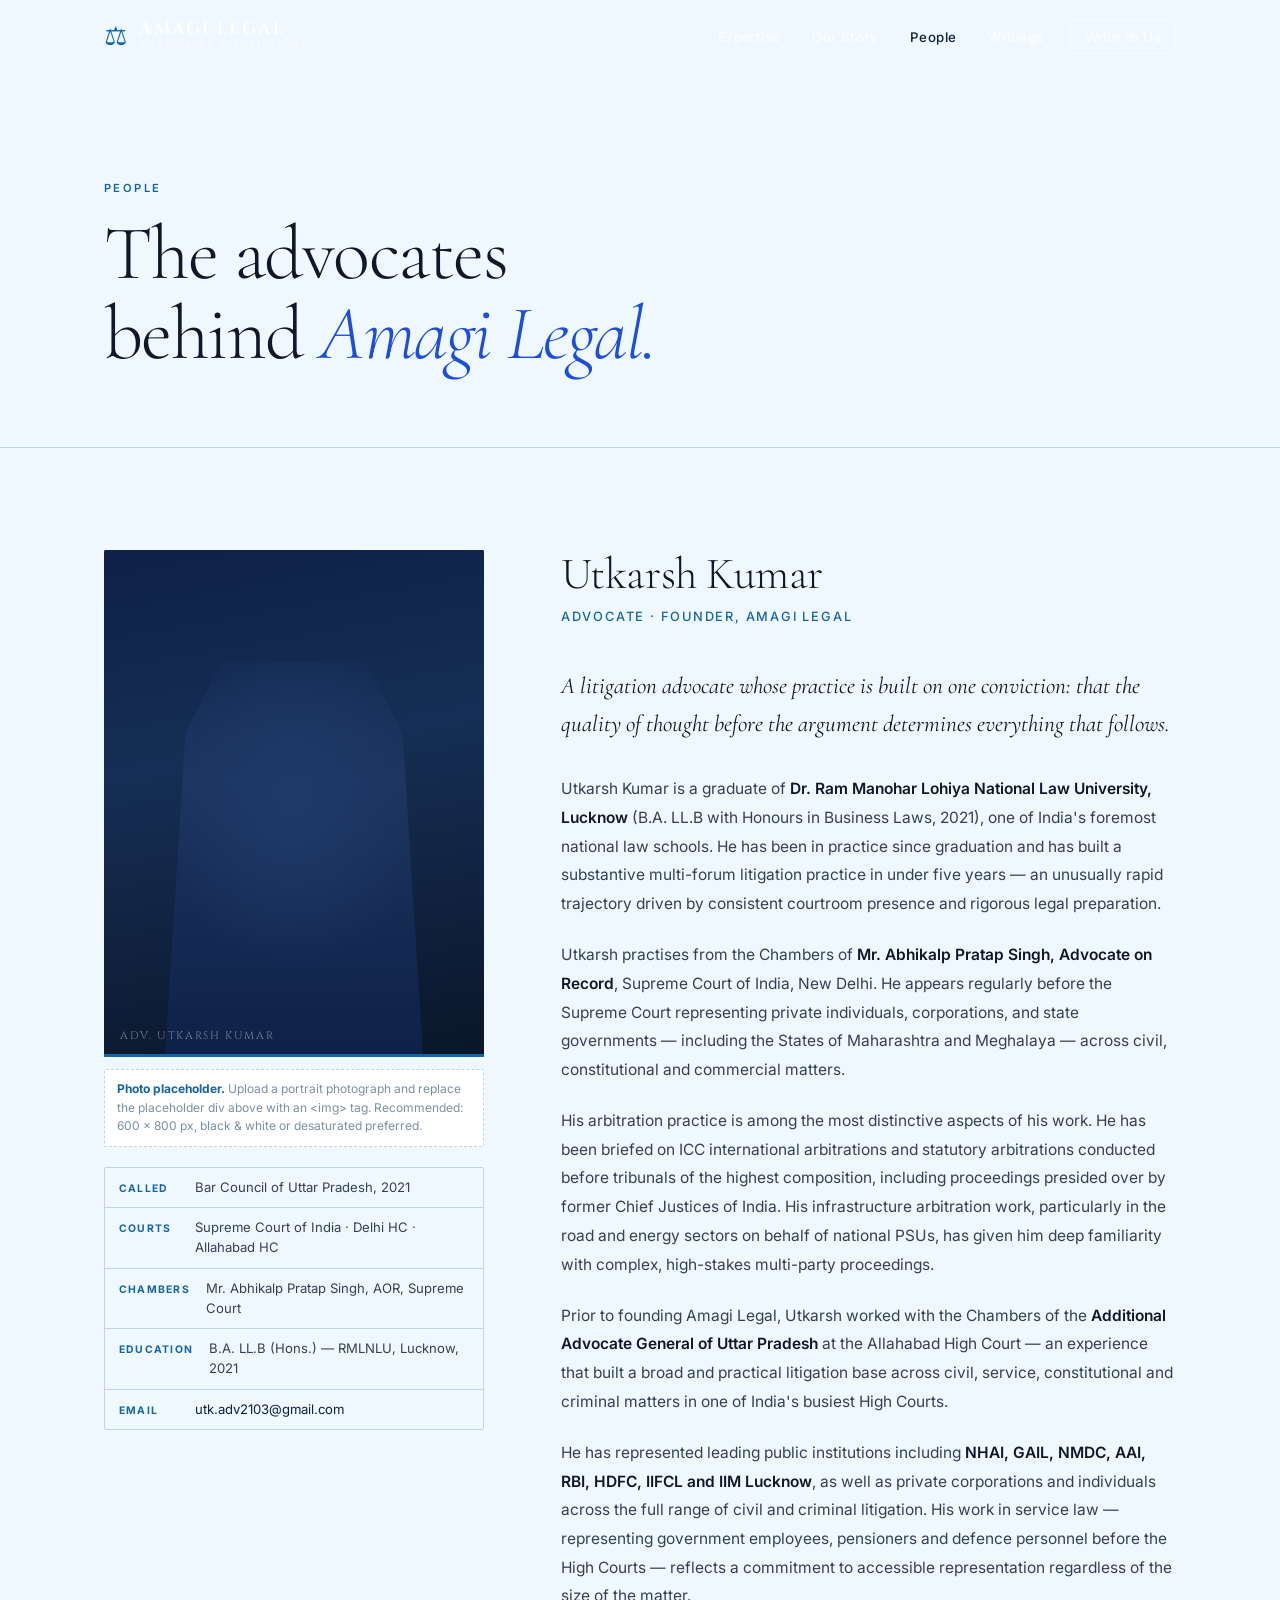
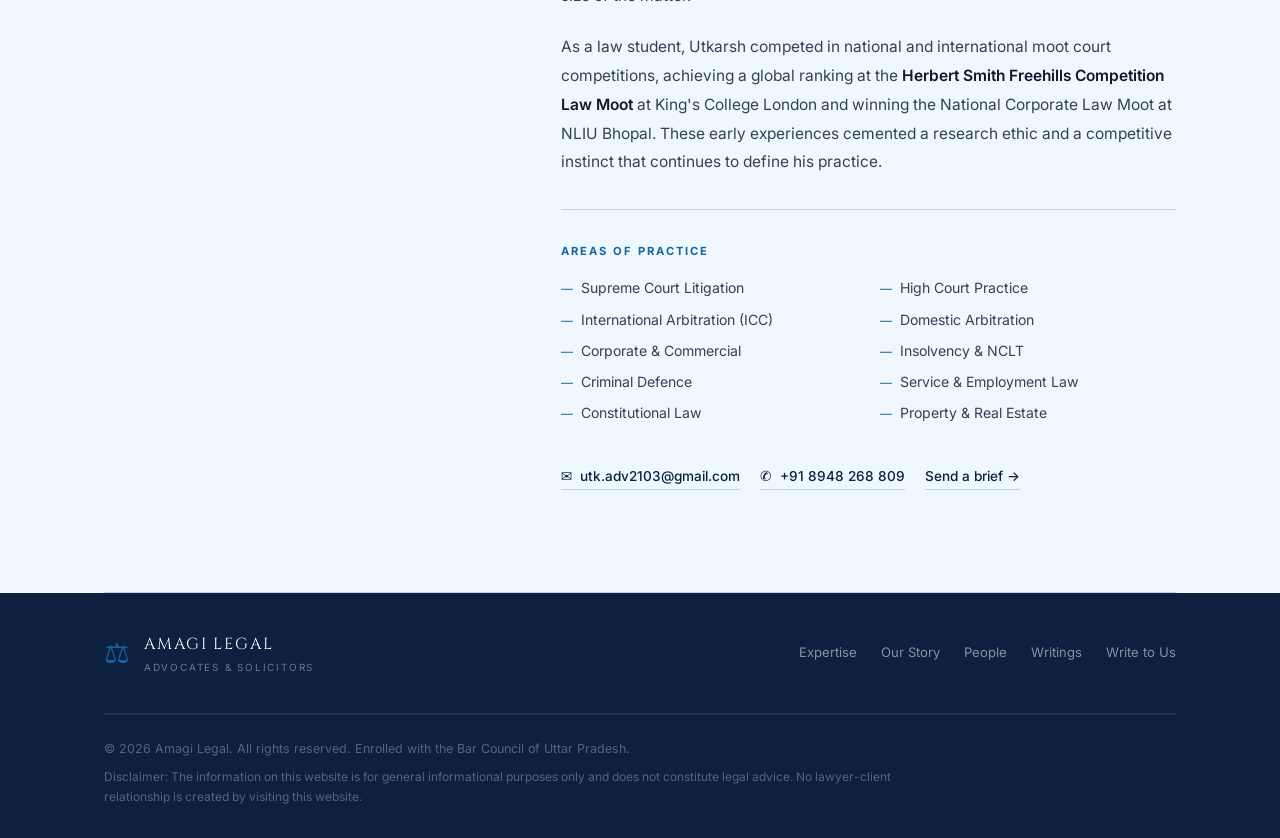
<file: about.html>
<!DOCTYPE html>
<html lang="en">
<head>
  <meta charset="UTF-8" />
  <meta name="viewport" content="width=device-width, initial-scale=1.0" />
  <title>People | Amagi Legal</title>
  <meta name="description" content="Meet the advocates at Amagi Legal — led by Utkarsh Kumar, practising before the Supreme Court of India, Delhi High Court and Allahabad High Court." />
  <link rel="canonical" href="https://amagallegal.in/about.html" />
  <link rel="preconnect" href="https://fonts.googleapis.com">
  <link rel="preconnect" href="https://fonts.gstatic.com" crossorigin>
  <link href="https://fonts.googleapis.com/css2?family=Cormorant+Garamond:ital,wght@0,300;0,400;0,500;0,600;0,700;1,300;1,400;1,600&family=Inter:wght@300;400;500;600&family=Cinzel:wght@400;600&display=swap" rel="stylesheet">
  <link rel="stylesheet" href="styles.css" />
  <style>
    /* ── Page-specific overrides ── */
    .people-hero {
      padding: clamp(110px, 14vw, 180px) 0 clamp(48px, 6vw, 72px);
      border-bottom: 1px solid var(--border);
    }
    .people-hero .sec-label { margin-bottom: 1rem; }
    .people-hero h1 {
      font-family: var(--f-serif);
      font-size: clamp(2.6rem, 6vw, 5rem);
      font-weight: 300; line-height: 1.05;
      color: var(--ink); letter-spacing: -0.02em;
    }
    .people-hero h1 em { font-style: italic; color: var(--accent); }

    /* Person layout */
    .person-layout {
      display: grid;
      grid-template-columns: 380px 1fr;
      gap: clamp(40px, 6vw, 96px);
      align-items: start;
      padding: clamp(56px, 8vw, 112px) 0;
      border-bottom: 1px solid var(--border);
    }

    /* Photo column */
    .person-photo-col { position: sticky; top: 96px; }
    .person-photo-wrap {
      position: relative;
      aspect-ratio: 3/4;
      background: var(--navy);
      overflow: hidden;
      border-radius: 2px;
    }

    /* Placeholder art that stands in for a real photo — mimics Ikigai Law's B&W portrait style */
    .person-photo-placeholder {
      width: 100%; height: 100%;
      background:
        linear-gradient(170deg, #0e2147 0%, #162e55 40%, #0a1629 100%);
      display: flex; align-items: flex-end;
      position: relative;
    }
    /* Silhouette shape */
    .person-photo-placeholder::before {
      content: '';
      position: absolute;
      bottom: 0; left: 50%; transform: translateX(-50%);
      width: 68%; height: 78%;
      background:
        radial-gradient(ellipse 52% 44% at 50% 34%, #1e3a6a 0%, transparent 100%),
        linear-gradient(to bottom, transparent 0%, #1d3460 30%, #0e2147 100%);
      clip-path: polygon(22% 0%, 78% 0%, 92% 18%, 100% 100%, 0% 100%, 8% 18%);
    }
    /* Gold accent bar at bottom */
    .person-photo-placeholder::after {
      content: '';
      position: absolute; bottom: 0; left: 0; right: 0; height: 3px;
      background: var(--gold);
    }
    .person-photo-caption {
      position: absolute; bottom: 12px; left: 16px;
      font-family: var(--f-title); font-size: 0.68rem; letter-spacing: 0.15em;
      text-transform: uppercase; color: rgba(255,255,255,0.45);
    }

    /* Upload note */
    .photo-note {
      margin-top: 12px;
      font-size: 0.75rem; color: var(--ink-light);
      line-height: 1.55; padding: 10px 12px;
      border: 1px dashed var(--border); border-radius: 2px;
      background: var(--white);
    }
    .photo-note strong { color: var(--gold); }

    /* Credential tags */
    .person-tags {
      margin-top: 1.25rem;
      display: flex; flex-direction: column; gap: 0;
      border: 1px solid var(--border); border-radius: 2px; overflow: hidden;
    }
    .ptag {
      display: flex; gap: 16px; align-items: baseline;
      padding: 10px 14px; border-bottom: 1px solid var(--border);
      font-size: 0.82rem;
    }
    .ptag:last-child { border-bottom: none; }
    .ptag-lbl {
      font-size: 0.65rem; font-weight: 700; letter-spacing: 0.12em;
      text-transform: uppercase; color: var(--gold); min-width: 60px; flex-shrink: 0;
    }
    .ptag-val { color: var(--ink-mid); line-height: 1.5; }

    /* Bio column */
    .person-bio-col {}
    .person-name {
      font-family: var(--f-serif);
      font-size: clamp(2rem, 3.5vw, 3rem);
      font-weight: 300; color: var(--ink); line-height: 1.1;
      margin-bottom: 6px; letter-spacing: -0.01em;
    }
    .person-title {
      font-size: 0.8rem; font-weight: 500; letter-spacing: 0.14em;
      text-transform: uppercase; color: var(--gold); margin-bottom: 2.5rem;
    }
    .person-lede {
      font-family: var(--f-serif);
      font-size: clamp(1.15rem, 2vw, 1.45rem);
      font-weight: 400; font-style: italic; line-height: 1.65;
      color: var(--ink); margin-bottom: 2rem;
    }
    .person-bio p {
      font-size: 0.97rem; color: var(--ink-mid); line-height: 1.85;
      margin-bottom: 1.4rem;
    }
    .person-bio strong { color: var(--ink); font-weight: 600; }
    .person-bio a { color: var(--navy); border-bottom: 1px solid var(--border); transition: border-color 0.3s; }
    .person-bio a:hover { border-color: var(--navy); }

    /* Practice areas for bio */
    .person-areas {
      margin-top: 2rem;
      border-top: 1px solid var(--border);
      padding-top: 2rem;
    }
    .person-areas-label {
      font-size: 0.7rem; font-weight: 700; letter-spacing: 0.18em;
      text-transform: uppercase; color: var(--gold); margin-bottom: 1rem;
    }
    .person-areas-grid {
      display: grid; grid-template-columns: 1fr 1fr; gap: 8px 24px;
    }
    .pa-item {
      font-size: 0.88rem; color: var(--ink-mid);
      display: flex; align-items: baseline; gap: 8px;
    }
    .pa-item::before { content: '—'; color: var(--gold); font-size: 0.75rem; flex-shrink: 0; }

    /* Contact strip */
    .person-contact {
      margin-top: 2.5rem;
      display: flex; gap: 20px; flex-wrap: wrap;
    }
    .pc-link {
      font-size: 0.85rem; font-weight: 500;
      display: flex; align-items: center; gap: 6px;
      color: var(--navy); border-bottom: 1px solid var(--border);
      padding-bottom: 2px; transition: all 0.3s;
    }
    .pc-link:hover { border-color: var(--navy); }

    /* Responsive */
    @media (max-width: 900px) {
      .person-layout { grid-template-columns: 1fr; }
      .person-photo-col { position: static; max-width: 340px; }
    }
    @media (max-width: 480px) {
      .person-areas-grid { grid-template-columns: 1fr; }
    }
  </style>
</head>
<body>

<header class="site-header scrolled" id="siteHeader">
  <nav class="nav-wrap">
    <a href="index.html" class="nav-brand">
      <span class="nav-emblem">⚖</span>
      <div class="nav-brand-text">
        <span class="nav-firm">AMAGI LEGAL</span>
        <span class="nav-sub">Advocates &amp; Solicitors</span>
      </div>
    </a>
    <ul class="nav-links" id="navLinks">
      <li><a href="index.html#expertise" class="nl">Expertise</a></li>
      <li><a href="index.html#about"     class="nl">Our Story</a></li>
      <li><a href="about.html"           class="nl" style="color:var(--navy)">People</a></li>
      <li><a href="index.html#blog"      class="nl">Writings</a></li>
      <li><a href="index.html#contact"   class="nl nl-cta">Write to Us</a></li>
    </ul>
    <button class="nav-burger" id="navBurger"><span></span><span></span><span></span></button>
  </nav>
</header>

<!-- Hero -->
<section class="people-hero">
  <div class="container">
    <div class="sec-label">People</div>
    <h1>The advocates<br/>behind <em>Amagi Legal.</em></h1>
  </div>
</section>

<!-- Person Profile -->
<section>
  <div class="container">
    <div class="person-layout">

      <!-- Photo Column -->
      <div class="person-photo-col">
        <div class="person-photo-wrap">
          <!--
            REPLACE THIS BLOCK with an <img> tag once a photograph is ready:
            <img src="img/utkarsh-kumar.jpg" alt="Advocate Utkarsh Kumar" style="width:100%;height:100%;object-fit:cover;object-position:top center;" />
          -->
          <div class="person-photo-placeholder">
            <span class="person-photo-caption">Adv. Utkarsh Kumar</span>
          </div>
        </div>

        <!-- Photo upload note — remove once real photo is added -->
        <p class="photo-note">
          <strong>Photo placeholder.</strong> Upload a portrait photograph and replace the placeholder div 
          above with an &lt;img&gt; tag. Recommended: 600 × 800 px, black &amp; white or 
          desaturated preferred.
        </p>

        <!-- Credential tags -->
        <div class="person-tags">
          <div class="ptag">
            <span class="ptag-lbl">Called</span>
            <span class="ptag-val">Bar Council of Uttar Pradesh, 2021</span>
          </div>
          <div class="ptag">
            <span class="ptag-lbl">Courts</span>
            <span class="ptag-val">Supreme Court of India · Delhi HC · Allahabad HC</span>
          </div>
          <div class="ptag">
            <span class="ptag-lbl">Chambers</span>
            <span class="ptag-val">Mr. Abhikalp Pratap Singh, AOR, Supreme Court</span>
          </div>
          <div class="ptag">
            <span class="ptag-lbl">Education</span>
            <span class="ptag-val">B.A. LL.B (Hons.) — RMLNLU, Lucknow, 2021</span>
          </div>
          <div class="ptag">
            <span class="ptag-lbl">Email</span>
            <span class="ptag-val"><a href="mailto:utk.adv2103@gmail.com" style="color:var(--navy)">utk.adv2103@gmail.com</a></span>
          </div>
        </div>
      </div>

      <!-- Bio Column -->
      <div class="person-bio-col">
        <h1 class="person-name">Utkarsh Kumar</h1>
        <p class="person-title">Advocate · Founder, Amagi Legal</p>

        <p class="person-lede">
          A litigation advocate whose practice is built on one conviction: 
          that the quality of thought before the argument determines everything that follows.
        </p>

        <div class="person-bio">
          <p>
            Utkarsh Kumar is a graduate of <strong>Dr. Ram Manohar Lohiya National Law 
            University, Lucknow</strong> (B.A. LL.B with Honours in Business Laws, 2021), 
            one of India's foremost national law schools. He has been in practice since 
            graduation and has built a substantive multi-forum litigation practice in under 
            five years — an unusually rapid trajectory driven by consistent courtroom presence 
            and rigorous legal preparation.
          </p>
          <p>
            Utkarsh practises from the Chambers of <strong>Mr. Abhikalp Pratap Singh, 
            Advocate on Record</strong>, Supreme Court of India, New Delhi. He appears 
            regularly before the Supreme Court representing private individuals, 
            corporations, and state governments — including the States of Maharashtra and 
            Meghalaya — across civil, constitutional and commercial matters.
          </p>
          <p>
            His arbitration practice is among the most distinctive aspects of his work. 
            He has been briefed on ICC international arbitrations and statutory arbitrations 
            conducted before tribunals of the highest composition, including proceedings 
            presided over by former Chief Justices of India. His infrastructure arbitration 
            work, particularly in the road and energy sectors on behalf of national PSUs, 
            has given him deep familiarity with complex, high-stakes multi-party proceedings.
          </p>
          <p>
            Prior to founding Amagi Legal, Utkarsh worked with the Chambers of the 
            <strong>Additional Advocate General of Uttar Pradesh</strong> at the Allahabad 
            High Court — an experience that built a broad and practical litigation base 
            across civil, service, constitutional and criminal matters in one of India's 
            busiest High Courts.
          </p>
          <p>
            He has represented leading public institutions including 
            <strong>NHAI, GAIL, NMDC, AAI, RBI, HDFC, IIFCL and IIM Lucknow</strong>, 
            as well as private corporations and individuals across the full range of 
            civil and criminal litigation. His work in service law — representing 
            government employees, pensioners and defence personnel before the High Courts — 
            reflects a commitment to accessible representation regardless of the size 
            of the matter.
          </p>
          <p>
            As a law student, Utkarsh competed in national and international moot court 
            competitions, achieving a global ranking at the <strong>Herbert Smith Freehills 
            Competition Law Moot</strong> at King's College London and winning the National 
            Corporate Law Moot at NLIU Bhopal. These early experiences cemented a research 
            ethic and a competitive instinct that continues to define his practice.
          </p>
        </div>

        <div class="person-areas">
          <p class="person-areas-label">Areas of Practice</p>
          <div class="person-areas-grid">
            <span class="pa-item">Supreme Court Litigation</span>
            <span class="pa-item">High Court Practice</span>
            <span class="pa-item">International Arbitration (ICC)</span>
            <span class="pa-item">Domestic Arbitration</span>
            <span class="pa-item">Corporate &amp; Commercial</span>
            <span class="pa-item">Insolvency &amp; NCLT</span>
            <span class="pa-item">Criminal Defence</span>
            <span class="pa-item">Service &amp; Employment Law</span>
            <span class="pa-item">Constitutional Law</span>
            <span class="pa-item">Property &amp; Real Estate</span>
          </div>
        </div>

        <div class="person-contact">
          <a href="mailto:utk.adv2103@gmail.com" class="pc-link">
            ✉ &nbsp;utk.adv2103@gmail.com
          </a>
          <a href="tel:+918948268809" class="pc-link">
            ✆ &nbsp;+91 8948 268 809
          </a>
          <a href="index.html#contact" class="pc-link">
            Send a brief →
          </a>
        </div>

      </div>
    </div>
  </div>
</section>

<!-- Footer -->
<footer class="site-footer">
  <div class="container">
    <div class="ft-top">
      <div class="ft-brand">
        <span class="ft-emblem">⚖</span>
        <div>
          <span class="ft-firm">AMAGI LEGAL</span>
          <span class="ft-sub">Advocates &amp; Solicitors</span>
        </div>
      </div>
      <nav class="ft-nav">
        <a href="index.html#expertise">Expertise</a>
        <a href="index.html#about">Our Story</a>
        <a href="about.html">People</a>
        <a href="index.html#blog">Writings</a>
        <a href="index.html#contact">Write to Us</a>
      </nav>
    </div>
    <div class="ft-bottom">
      <p>© 2026 Amagi Legal. All rights reserved. Enrolled with the Bar Council of Uttar Pradesh.</p>
      <p class="ft-disclaimer">
        Disclaimer: The information on this website is for general informational purposes only and does not constitute legal advice. No lawyer-client relationship is created by visiting this website.
      </p>
    </div>
  </div>
</footer>

<a href="mailto:utk.adv2103@gmail.com" class="float-pill visible" id="floatPill">
  Email Us &nbsp;→&nbsp; utk.adv2103@gmail.com
</a>

<script src="script.js"></script>
</body>
</html>
</file>
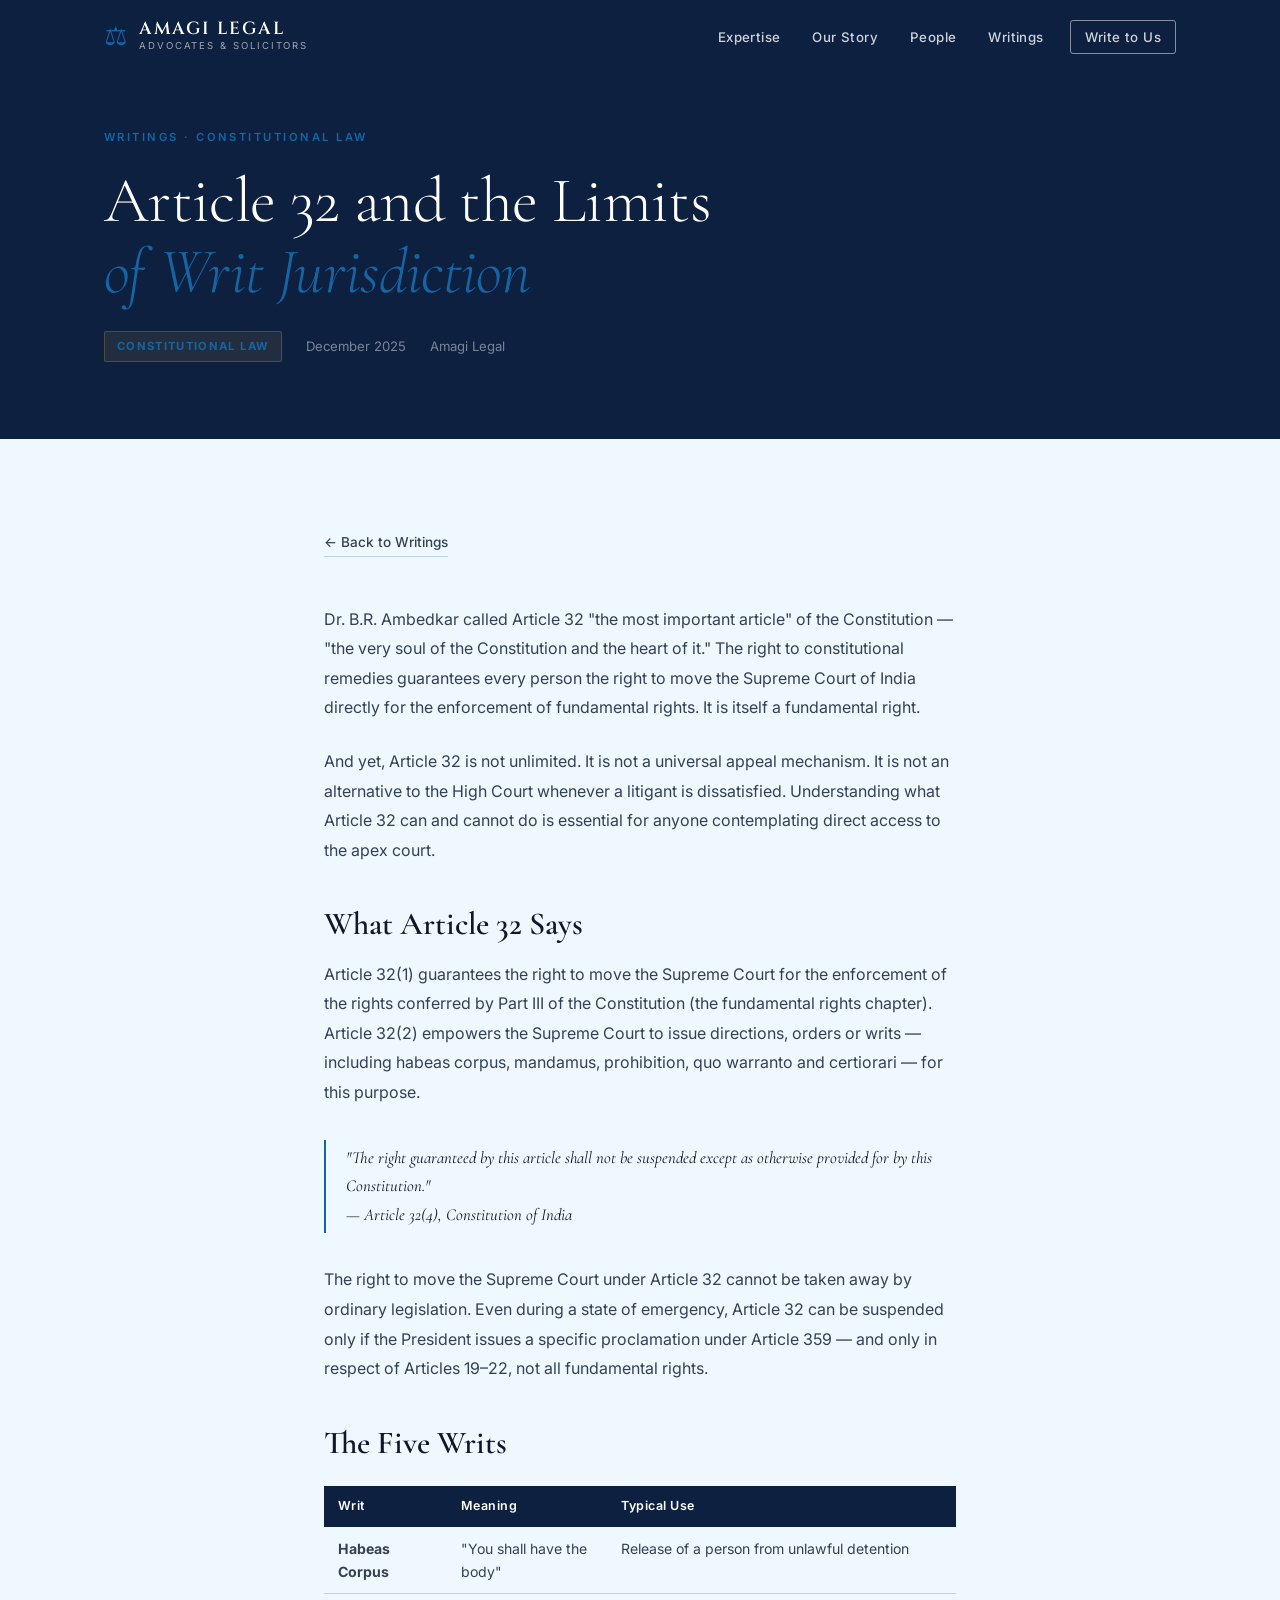
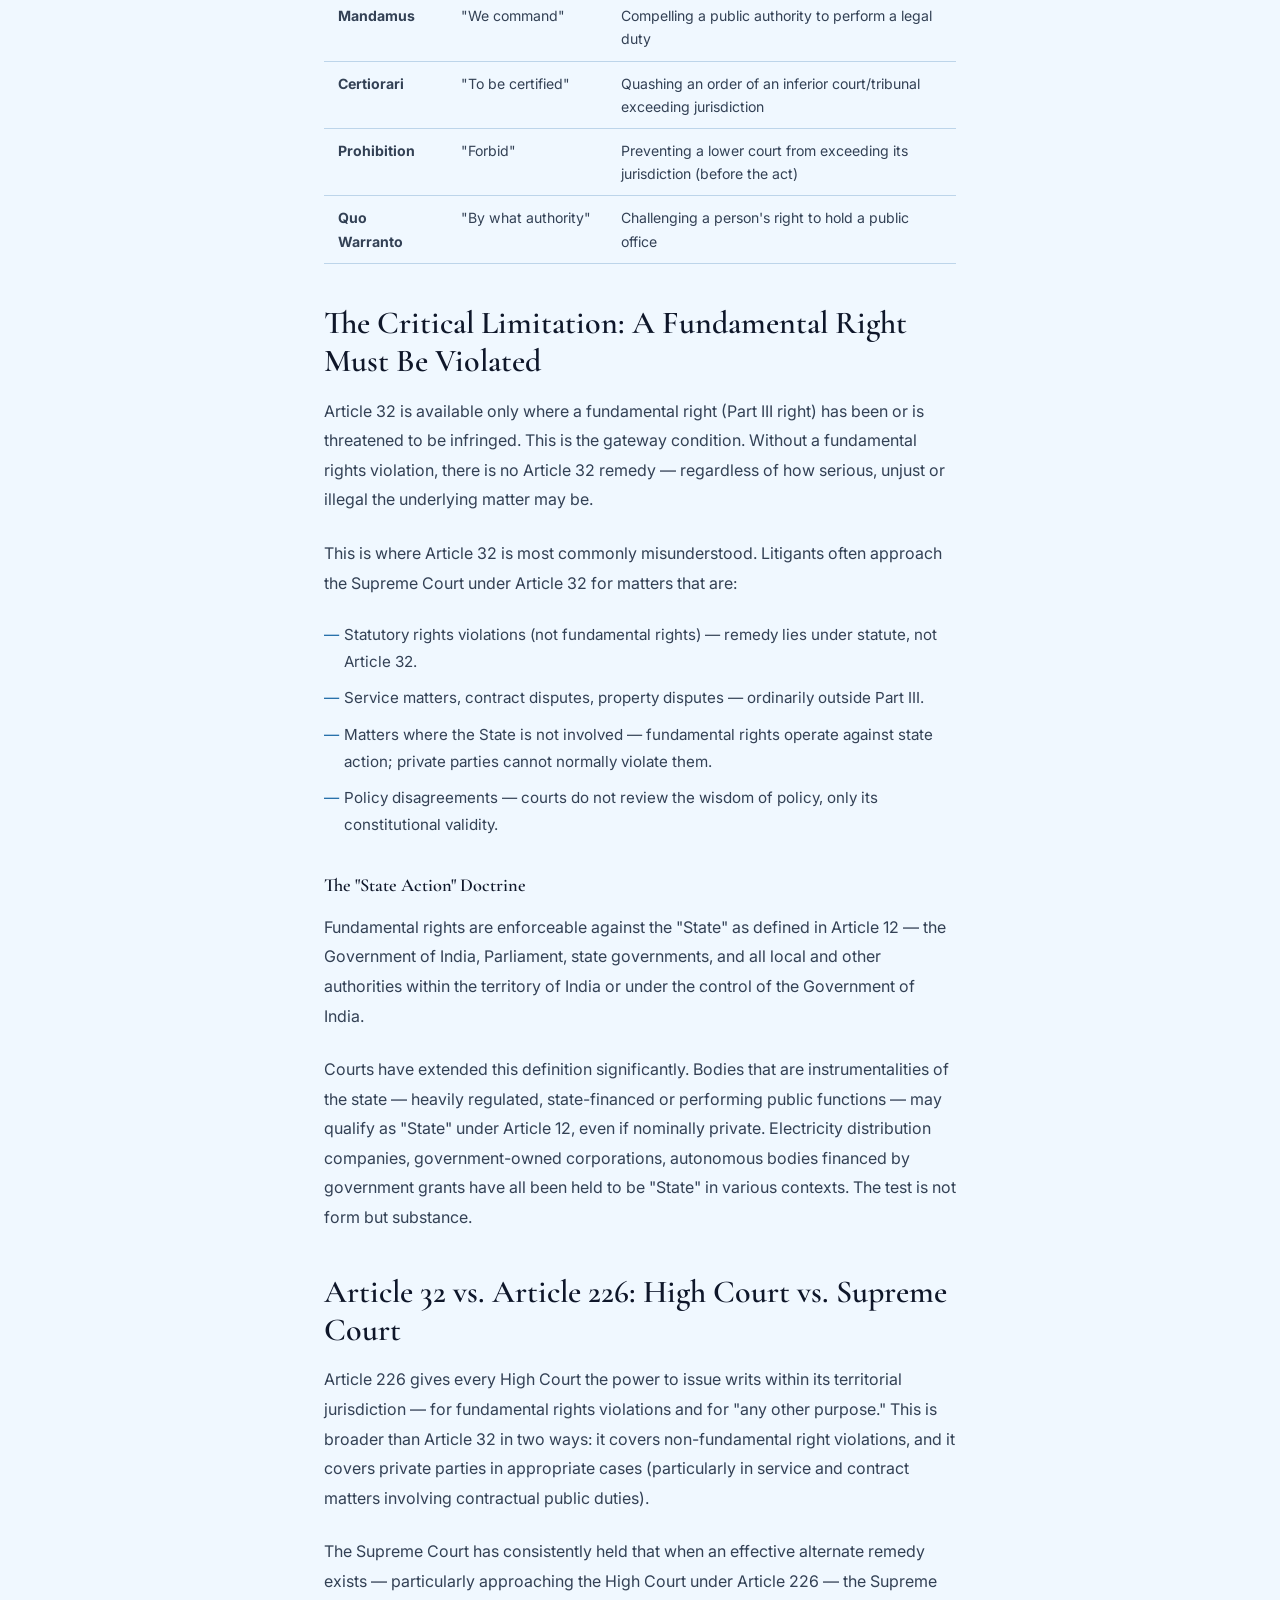
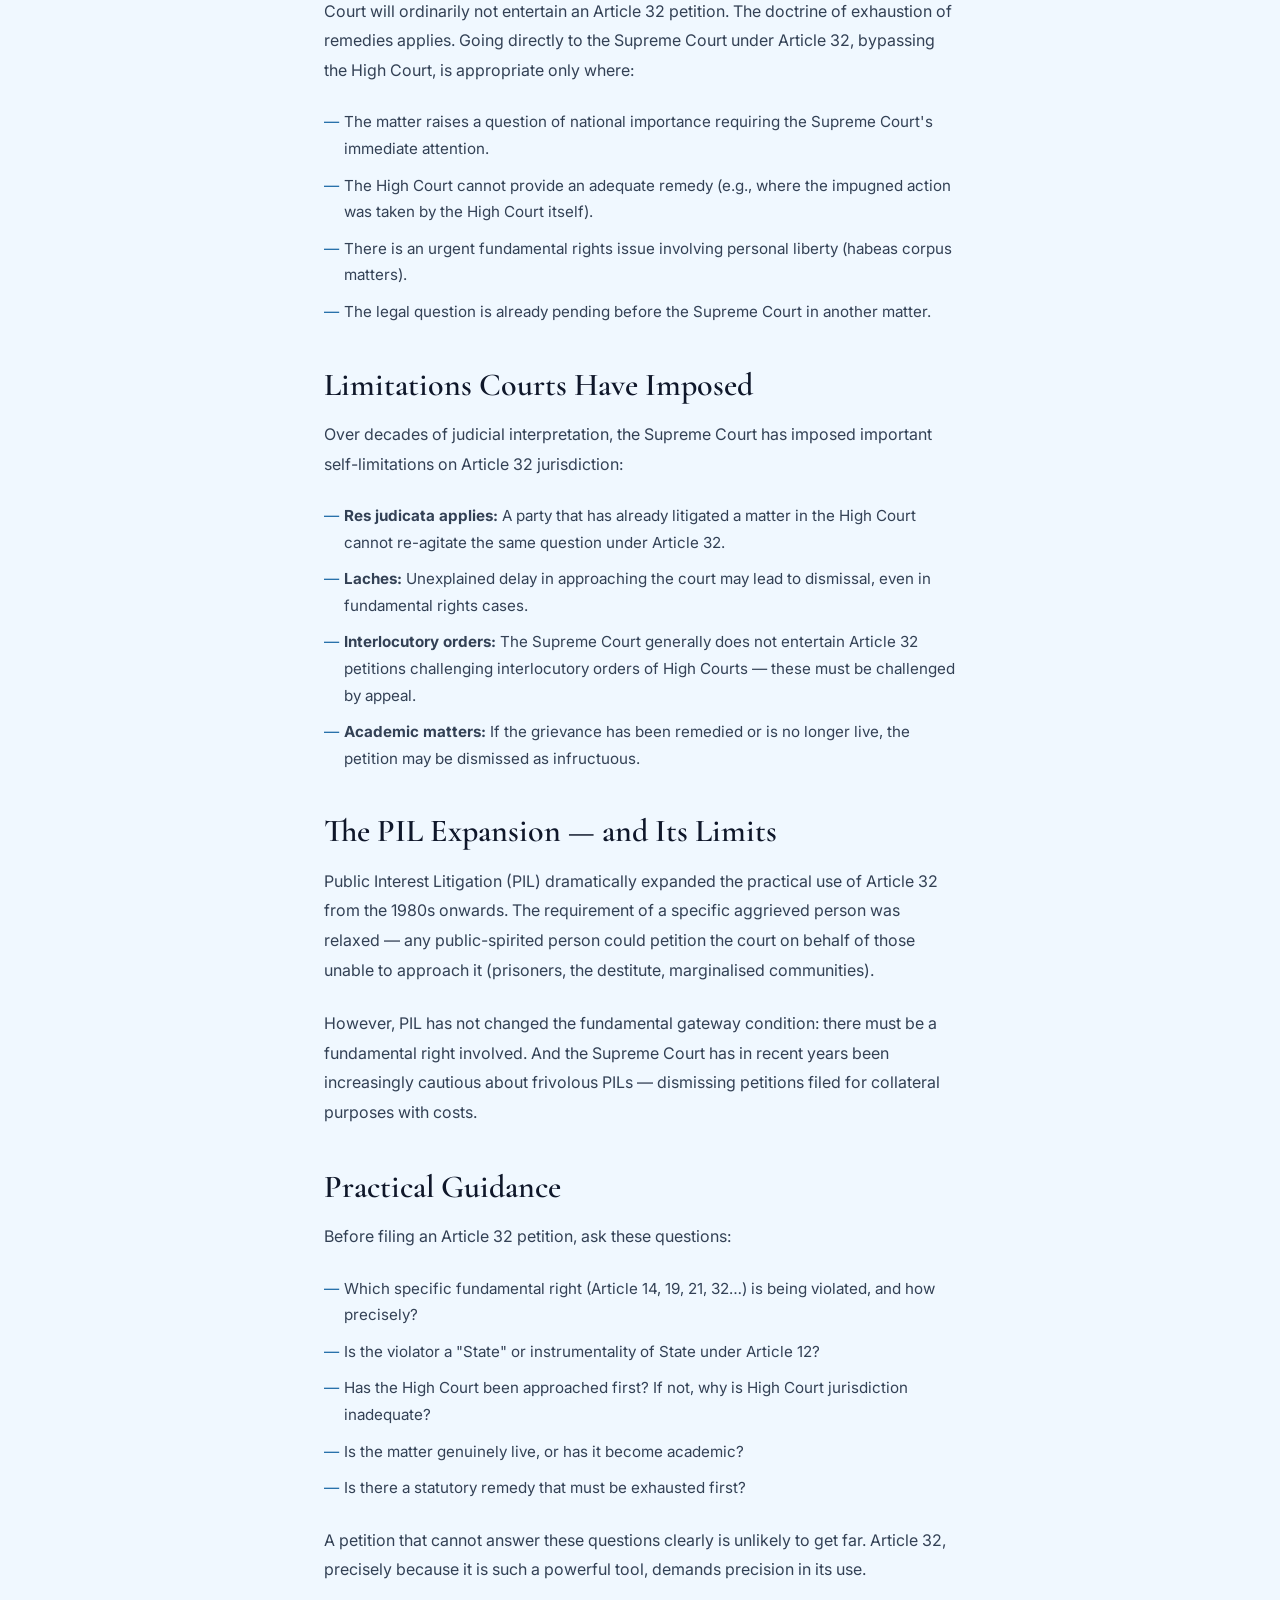
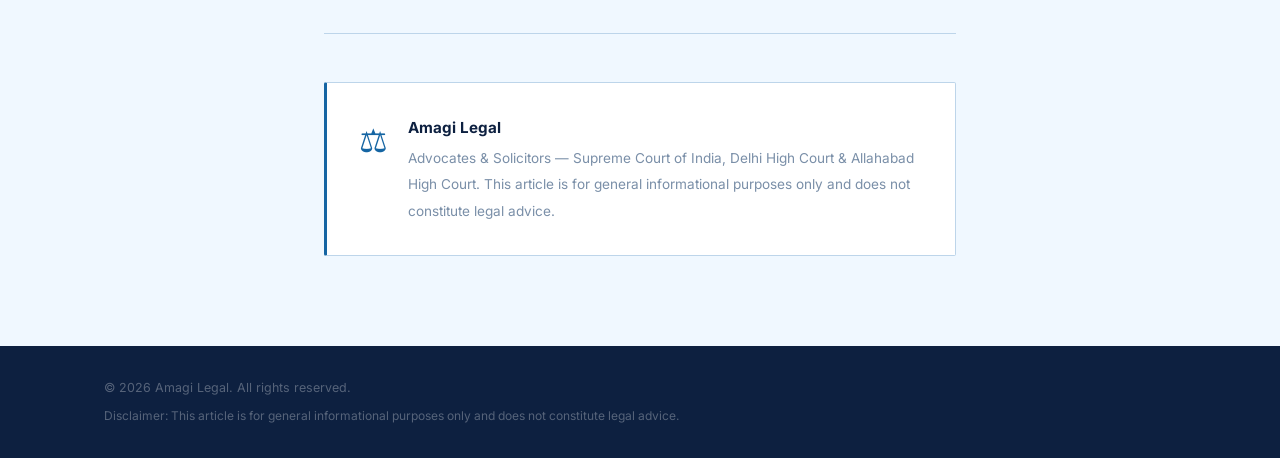
<file: blog/article-32-writ-jurisdiction.html>
<!DOCTYPE html>
<html lang="en">
<head>
  <meta charset="UTF-8" />
  <meta name="viewport" content="width=device-width, initial-scale=1.0" />
  <title>Article 32 and Writ Jurisdiction | Amagi Legal</title>
  <meta name="description" content="Article 32 and the limits of writ jurisdiction — when can you approach the Supreme Court directly, and what are the constitutional boundaries?" />
  <link rel="canonical" href="https://amagallegal.in/blog/article-32-writ-jurisdiction.html" />
  <link rel="preconnect" href="https://fonts.googleapis.com">
  <link rel="preconnect" href="https://fonts.gstatic.com" crossorigin>
  <link href="https://fonts.googleapis.com/css2?family=Cormorant+Garamond:ital,wght@0,300;0,400;0,500;0,600;0,700;1,300;1,400;1,600&family=Inter:wght@300;400;500;600&family=Cinzel:wght@400;600&display=swap" rel="stylesheet">
  <link rel="stylesheet" href="../styles.css" />
  <style>
    .blog-hero { background: var(--navy); padding: clamp(80px,10vw,140px) 0 clamp(48px,6vw,80px); }
    .blog-hero .sec-label { color: var(--gold); }
    .blog-hero h1 { font-family: var(--f-serif); font-size: clamp(2rem,5vw,4rem); font-weight:300; color:var(--white); line-height:1.1; margin-bottom:1.5rem; letter-spacing:-0.01em; }
    .blog-hero h1 em { font-style:italic; color:var(--gold); }
    .blog-meta { display:flex; gap:24px; flex-wrap:wrap; align-items:center; }
    .blog-meta-tag { font-size:0.7rem; font-weight:700; letter-spacing:0.12em; text-transform:uppercase; color:var(--gold); background:rgba(184,151,62,0.12); border:1px solid rgba(184,151,62,0.3); padding:5px 12px; border-radius:2px; }
    .blog-meta-date { font-size:0.82rem; color:rgba(255,255,255,0.45); }
    .blog-meta-author { font-size:0.82rem; color:rgba(255,255,255,0.45); }
    .blog-body { max-width:760px; margin:0 auto; padding: clamp(48px,7vw,96px) var(--pad); }
    .blog-body p { font-size:1rem; color:var(--ink-mid); line-height:1.85; margin-bottom:1.5rem; }
    .blog-body h2 { font-family:var(--f-serif); font-size:clamp(1.4rem,2.5vw,2rem); font-weight:600; color:var(--ink); line-height:1.2; margin:2.5rem 0 1rem; }
    .blog-body h3 { font-family:var(--f-serif); font-size:1.15rem; font-weight:600; color:var(--ink); margin:2rem 0 0.75rem; }
    .blog-body blockquote { border-left:2px solid var(--gold); padding:4px 0 4px 20px; margin:2rem 0; font-family:var(--f-serif); font-style:italic; font-size:1.05rem; color:var(--ink); line-height:1.7; }
    .blog-body ul { padding-left:0; margin-bottom:1.5rem; display:flex; flex-direction:column; gap:10px; }
    .blog-body ul li { padding-left:20px; position:relative; font-size:0.95rem; color:var(--ink-mid); line-height:1.75; }
    .blog-body ul li::before { content:'—'; position:absolute; left:0; color:var(--gold); }
    .blog-back { display:inline-flex; align-items:center; gap:8px; font-size:0.85rem; font-weight:500; color:var(--ink-mid); border-bottom:1px solid var(--border); padding-bottom:2px; margin-bottom:3rem; transition:color 0.3s; }
    .blog-back:hover { color:var(--navy); }
    .blog-footer-rule { border:none; border-top:1px solid var(--border); margin:3rem 0; }
    .blog-author-bio { display:flex; gap:20px; align-items:flex-start; padding:2rem; background:var(--white); border:1px solid var(--border); border-left:3px solid var(--gold); border-radius:2px; }
    .bab-icon { font-size:2rem; color:var(--gold); flex-shrink:0; }
    .bab-body strong { display:block; font-size:0.95rem; color:var(--navy); margin-bottom:4px; }
    .bab-body span { font-size:0.85rem; color:var(--ink-light); }
    .writ-table { width:100%; border-collapse:collapse; margin:1.5rem 0; font-size:0.88rem; }
    .writ-table th { background:var(--navy); color:var(--white); padding:10px 14px; text-align:left; font-weight:600; letter-spacing:0.04em; font-size:0.78rem; }
    .writ-table td { padding:10px 14px; border-bottom:1px solid var(--border); color:var(--ink-mid); vertical-align:top; }
    .writ-table tr:hover td { background:var(--white); }
  </style>
</head>
<body>

<header class="site-header scrolled" id="siteHeader">
  <nav class="nav-wrap">
    <a href="../index.html" class="nav-brand">
      <span class="nav-emblem">⚖</span>
      <div class="nav-brand-text">
        <span class="nav-firm">AMAGI LEGAL</span>
        <span class="nav-sub">Advocates &amp; Solicitors</span>
      </div>
    </a>
    <ul class="nav-links" id="navLinks">
      <li><a href="../index.html#expertise" class="nl">Expertise</a></li>
      <li><a href="../index.html#about"     class="nl">Our Story</a></li>
      <li><a href="../about.html"           class="nl">People</a></li>
      <li><a href="../index.html#blog"      class="nl">Writings</a></li>
      <li><a href="../index.html#contact"   class="nl nl-cta">Write to Us</a></li>
    </ul>
    <button class="nav-burger" id="navBurger"><span></span><span></span><span></span></button>
  </nav>
</header>

<div class="blog-hero">
  <div class="container">
    <div class="sec-label">Writings · Constitutional Law</div>
    <h1>Article 32 and the Limits<br/><em>of Writ Jurisdiction</em></h1>
    <div class="blog-meta">
      <span class="blog-meta-tag">Constitutional Law</span>
      <span class="blog-meta-date">December 2025</span>
      <span class="blog-meta-author">Amagi Legal</span>
    </div>
  </div>
</div>

<div class="blog-body container">

  <a href="../index.html#blog" class="blog-back">← Back to Writings</a>

  <p>
    Dr. B.R. Ambedkar called Article 32 "the most important article" of the Constitution — 
    "the very soul of the Constitution and the heart of it." The right to constitutional 
    remedies guarantees every person the right to move the Supreme Court of India directly 
    for the enforcement of fundamental rights. It is itself a fundamental right.
  </p>

  <p>
    And yet, Article 32 is not unlimited. It is not a universal appeal mechanism. It is not 
    an alternative to the High Court whenever a litigant is dissatisfied. Understanding what 
    Article 32 can and cannot do is essential for anyone contemplating direct access to the 
    apex court.
  </p>

  <h2>What Article 32 Says</h2>

  <p>
    Article 32(1) guarantees the right to move the Supreme Court for the enforcement of the 
    rights conferred by Part III of the Constitution (the fundamental rights chapter). 
    Article 32(2) empowers the Supreme Court to issue directions, orders or writs — 
    including habeas corpus, mandamus, prohibition, quo warranto and certiorari — for this 
    purpose.
  </p>

  <blockquote>
    "The right guaranteed by this article shall not be suspended except as otherwise provided 
    for by this Constitution."
    <br/>— Article 32(4), Constitution of India
  </blockquote>

  <p>
    The right to move the Supreme Court under Article 32 cannot be taken away by ordinary 
    legislation. Even during a state of emergency, Article 32 can be suspended only if the 
    President issues a specific proclamation under Article 359 — and only in respect of 
    Articles 19–22, not all fundamental rights.
  </p>

  <h2>The Five Writs</h2>

  <table class="writ-table">
    <thead>
      <tr>
        <th>Writ</th>
        <th>Meaning</th>
        <th>Typical Use</th>
      </tr>
    </thead>
    <tbody>
      <tr>
        <td><strong>Habeas Corpus</strong></td>
        <td>"You shall have the body"</td>
        <td>Release of a person from unlawful detention</td>
      </tr>
      <tr>
        <td><strong>Mandamus</strong></td>
        <td>"We command"</td>
        <td>Compelling a public authority to perform a legal duty</td>
      </tr>
      <tr>
        <td><strong>Certiorari</strong></td>
        <td>"To be certified"</td>
        <td>Quashing an order of an inferior court/tribunal exceeding jurisdiction</td>
      </tr>
      <tr>
        <td><strong>Prohibition</strong></td>
        <td>"Forbid"</td>
        <td>Preventing a lower court from exceeding its jurisdiction (before the act)</td>
      </tr>
      <tr>
        <td><strong>Quo Warranto</strong></td>
        <td>"By what authority"</td>
        <td>Challenging a person's right to hold a public office</td>
      </tr>
    </tbody>
  </table>

  <h2>The Critical Limitation: A Fundamental Right Must Be Violated</h2>

  <p>
    Article 32 is available only where a fundamental right (Part III right) has been or is 
    threatened to be infringed. This is the gateway condition. Without a fundamental rights 
    violation, there is no Article 32 remedy — regardless of how serious, unjust or illegal 
    the underlying matter may be.
  </p>

  <p>
    This is where Article 32 is most commonly misunderstood. Litigants often approach the 
    Supreme Court under Article 32 for matters that are:
  </p>

  <ul>
    <li>Statutory rights violations (not fundamental rights) — remedy lies under statute, not Article 32.</li>
    <li>Service matters, contract disputes, property disputes — ordinarily outside Part III.</li>
    <li>Matters where the State is not involved — fundamental rights operate against state action; private parties cannot normally violate them.</li>
    <li>Policy disagreements — courts do not review the wisdom of policy, only its constitutional validity.</li>
  </ul>

  <h3>The "State Action" Doctrine</h3>

  <p>
    Fundamental rights are enforceable against the "State" as defined in Article 12 — 
    the Government of India, Parliament, state governments, and all local and other 
    authorities within the territory of India or under the control of the Government of India.
  </p>

  <p>
    Courts have extended this definition significantly. Bodies that are instrumentalities 
    of the state — heavily regulated, state-financed or performing public functions — may 
    qualify as "State" under Article 12, even if nominally private. Electricity distribution 
    companies, government-owned corporations, autonomous bodies financed by government grants 
    have all been held to be "State" in various contexts. The test is not form but substance.
  </p>

  <h2>Article 32 vs. Article 226: High Court vs. Supreme Court</h2>

  <p>
    Article 226 gives every High Court the power to issue writs within its territorial 
    jurisdiction — for fundamental rights violations and for "any other purpose." This is 
    broader than Article 32 in two ways: it covers non-fundamental right violations, and 
    it covers private parties in appropriate cases (particularly in service and contract matters 
    involving contractual public duties).
  </p>

  <p>
    The Supreme Court has consistently held that when an effective alternate remedy 
    exists — particularly approaching the High Court under Article 226 — the Supreme Court 
    will ordinarily not entertain an Article 32 petition. The doctrine of exhaustion of 
    remedies applies. Going directly to the Supreme Court under Article 32, bypassing the 
    High Court, is appropriate only where:
  </p>

  <ul>
    <li>The matter raises a question of national importance requiring the Supreme Court's immediate attention.</li>
    <li>The High Court cannot provide an adequate remedy (e.g., where the impugned action was taken by the High Court itself).</li>
    <li>There is an urgent fundamental rights issue involving personal liberty (habeas corpus matters).</li>
    <li>The legal question is already pending before the Supreme Court in another matter.</li>
  </ul>

  <h2>Limitations Courts Have Imposed</h2>

  <p>
    Over decades of judicial interpretation, the Supreme Court has imposed important 
    self-limitations on Article 32 jurisdiction:
  </p>

  <ul>
    <li><strong>Res judicata applies:</strong> A party that has already litigated a matter in the High Court cannot re-agitate the same question under Article 32.</li>
    <li><strong>Laches:</strong> Unexplained delay in approaching the court may lead to dismissal, even in fundamental rights cases.</li>
    <li><strong>Interlocutory orders:</strong> The Supreme Court generally does not entertain Article 32 petitions challenging interlocutory orders of High Courts — these must be challenged by appeal.</li>
    <li><strong>Academic matters:</strong> If the grievance has been remedied or is no longer live, the petition may be dismissed as infructuous.</li>
  </ul>

  <h2>The PIL Expansion — and Its Limits</h2>

  <p>
    Public Interest Litigation (PIL) dramatically expanded the practical use of Article 32 
    from the 1980s onwards. The requirement of a specific aggrieved person was relaxed — 
    any public-spirited person could petition the court on behalf of those unable to approach 
    it (prisoners, the destitute, marginalised communities).
  </p>

  <p>
    However, PIL has not changed the fundamental gateway condition: there must be a 
    fundamental right involved. And the Supreme Court has in recent years been increasingly 
    cautious about frivolous PILs — dismissing petitions filed for collateral purposes with costs.
  </p>

  <h2>Practical Guidance</h2>

  <p>
    Before filing an Article 32 petition, ask these questions:
  </p>

  <ul>
    <li>Which specific fundamental right (Article 14, 19, 21, 32…) is being violated, and how precisely?</li>
    <li>Is the violator a "State" or instrumentality of State under Article 12?</li>
    <li>Has the High Court been approached first? If not, why is High Court jurisdiction inadequate?</li>
    <li>Is the matter genuinely live, or has it become academic?</li>
    <li>Is there a statutory remedy that must be exhausted first?</li>
  </ul>

  <p>
    A petition that cannot answer these questions clearly is unlikely to get far. Article 32, 
    precisely because it is such a powerful tool, demands precision in its use.
  </p>

  <hr class="blog-footer-rule"/>

  <div class="blog-author-bio">
    <span class="bab-icon">⚖</span>
    <div class="bab-body">
      <strong>Amagi Legal</strong>
      <span>Advocates &amp; Solicitors — Supreme Court of India, Delhi High Court &amp; Allahabad High Court. This article is for general informational purposes only and does not constitute legal advice.</span>
    </div>
  </div>

</div>

<footer class="site-footer">
  <div class="container">
    <div class="ft-bottom" style="border-top:none; padding-top:32px;">
      <p>© 2026 Amagi Legal. All rights reserved.</p>
      <p class="ft-disclaimer">Disclaimer: This article is for general informational purposes only and does not constitute legal advice.</p>
    </div>
  </div>
</footer>

<script src="../script.js"></script>
</body>
</html>
</file>
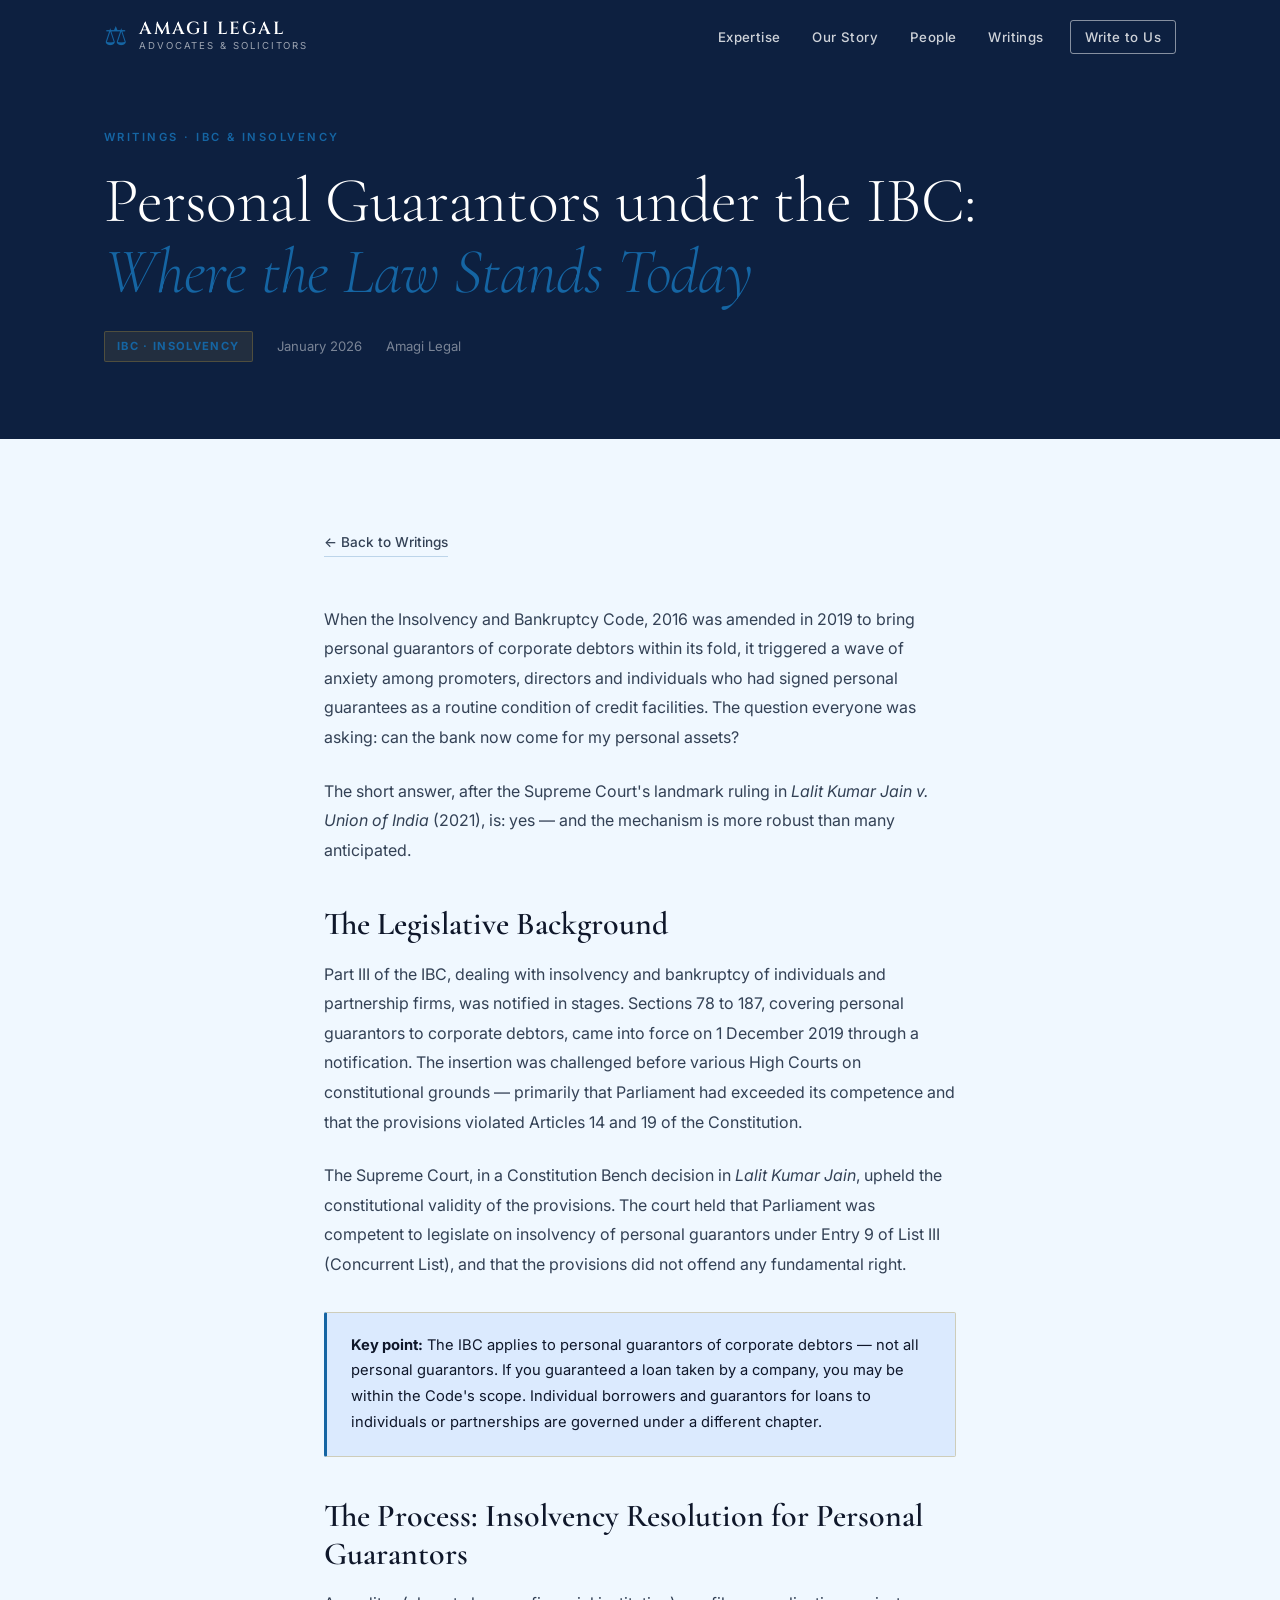
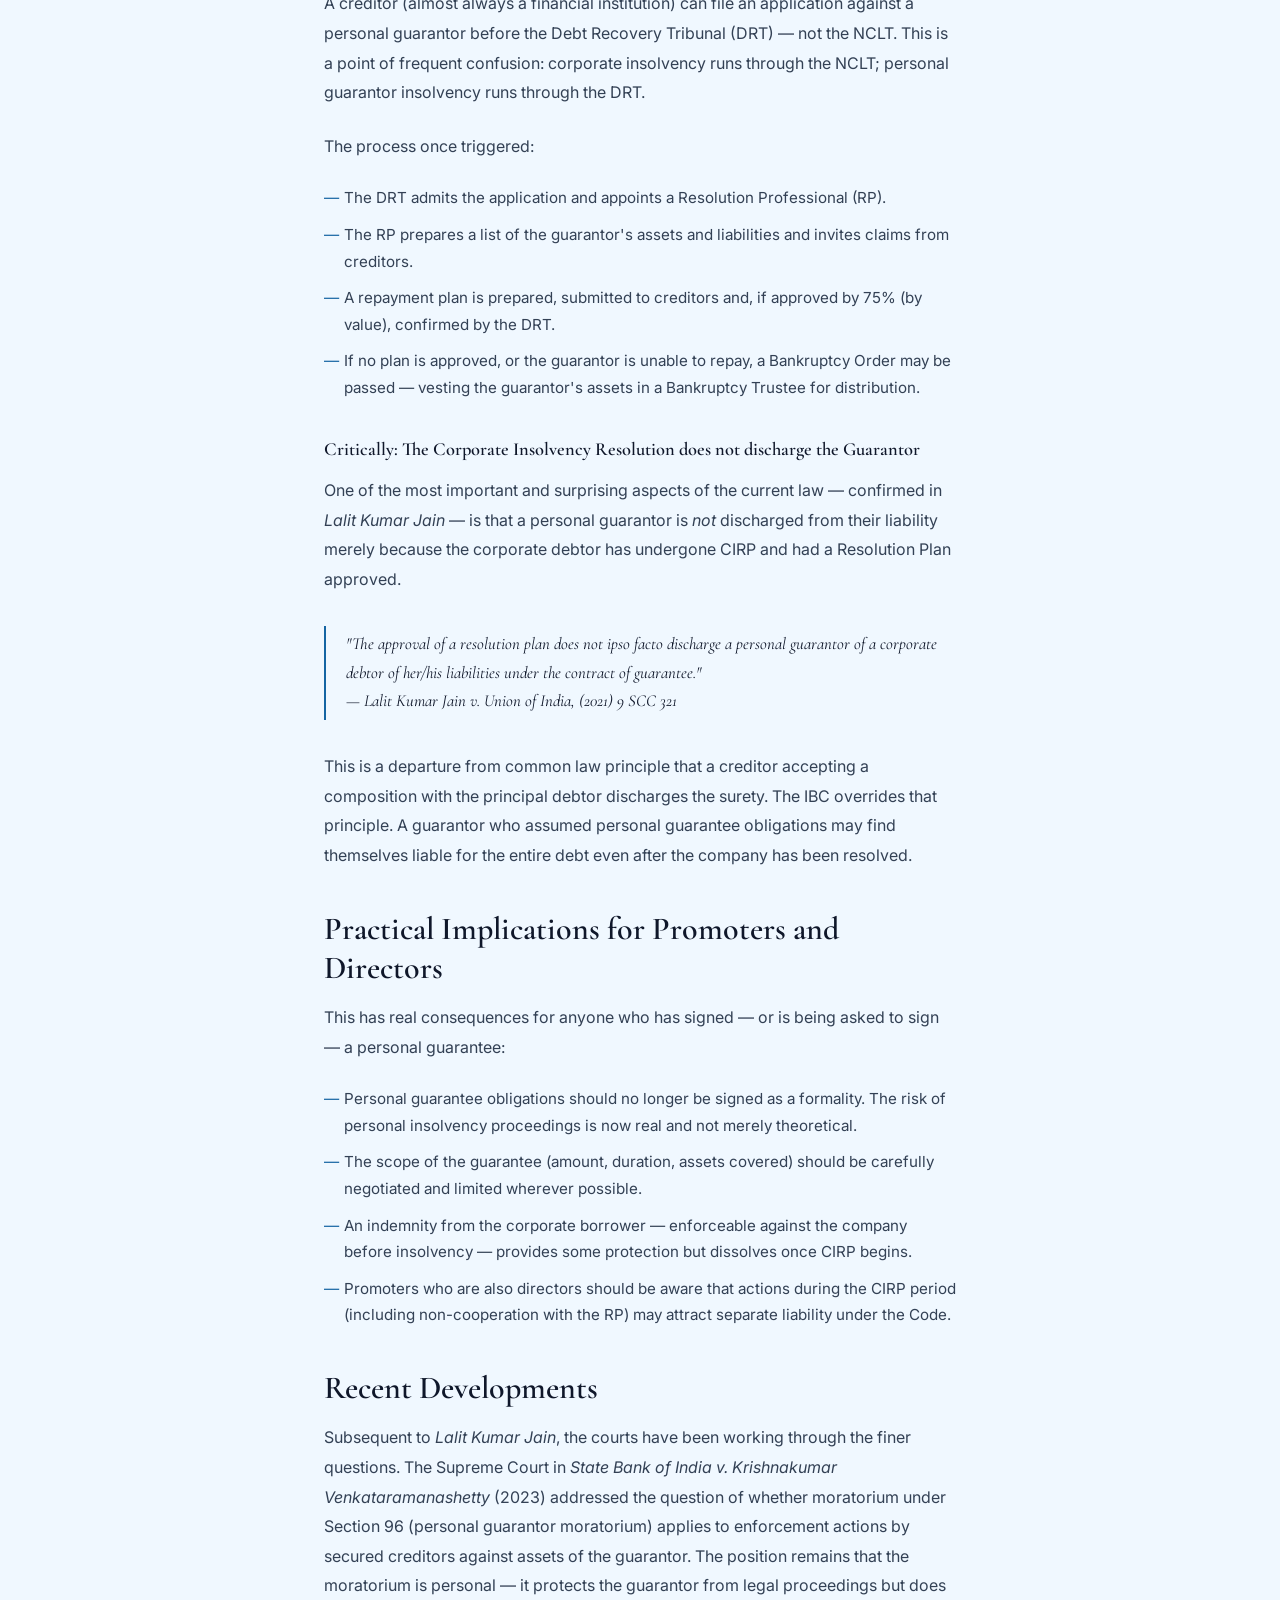
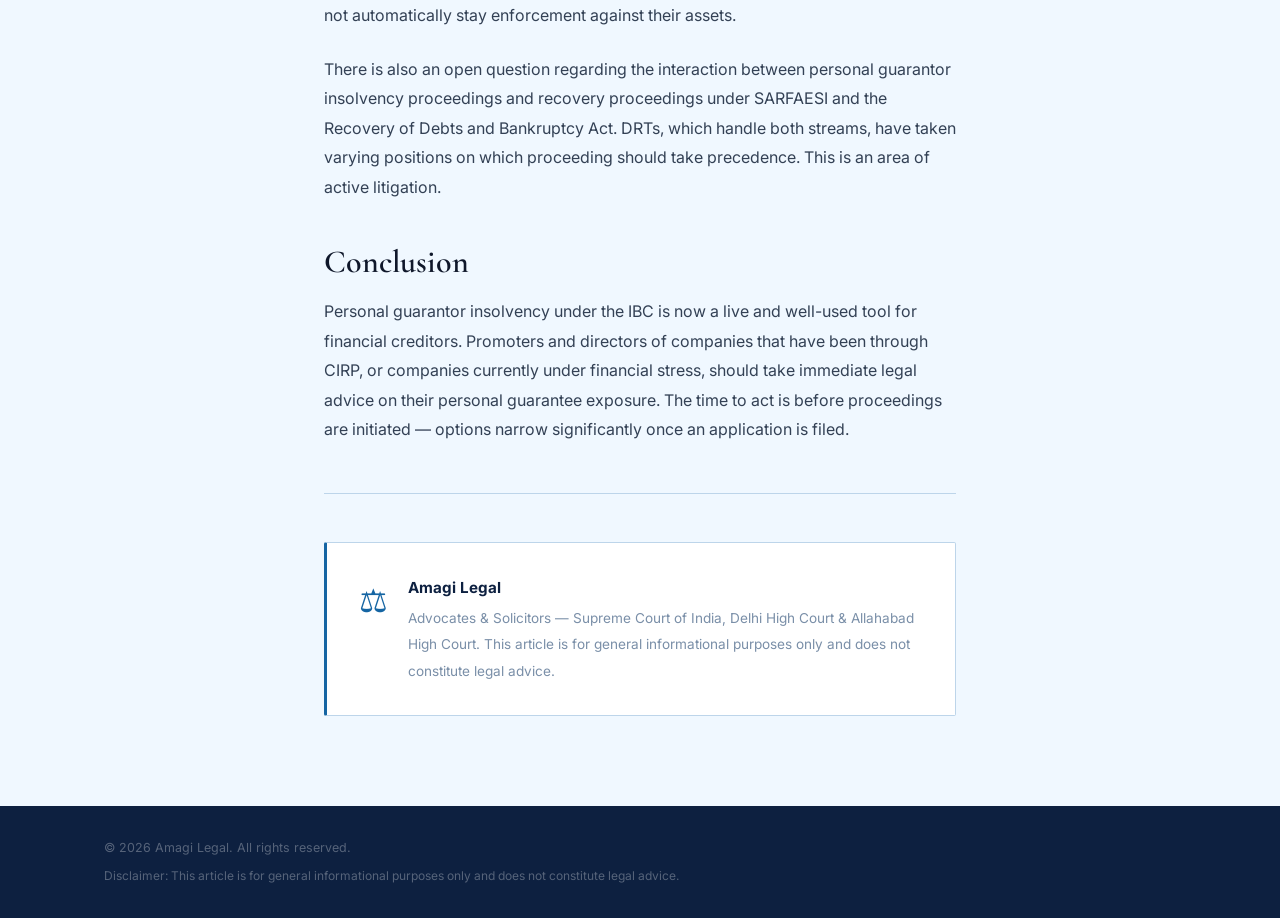
<file: blog/ibc-personal-guarantors.html>
<!DOCTYPE html>
<html lang="en">
<head>
  <meta charset="UTF-8" />
  <meta name="viewport" content="width=device-width, initial-scale=1.0" />
  <title>Personal Guarantors under the IBC | Amagi Legal</title>
  <meta name="description" content="A plain-language guide to the current position of personal guarantors of corporate debtors under the Insolvency and Bankruptcy Code after the Supreme Court's ruling." />
  <link rel="canonical" href="https://amagallegal.in/blog/ibc-personal-guarantors.html" />
  <link rel="preconnect" href="https://fonts.googleapis.com">
  <link rel="preconnect" href="https://fonts.gstatic.com" crossorigin>
  <link href="https://fonts.googleapis.com/css2?family=Cormorant+Garamond:ital,wght@0,300;0,400;0,500;0,600;0,700;1,300;1,400;1,600&family=Inter:wght@300;400;500;600&family=Cinzel:wght@400;600&display=swap" rel="stylesheet">
  <link rel="stylesheet" href="../styles.css" />
  <style>
    .blog-hero { background: var(--navy); padding: clamp(80px,10vw,140px) 0 clamp(48px,6vw,80px); }
    .blog-hero .sec-label { color: var(--gold); }
    .blog-hero h1 { font-family: var(--f-serif); font-size: clamp(2rem,5vw,4rem); font-weight:300; color:var(--white); line-height:1.1; margin-bottom:1.5rem; letter-spacing:-0.01em; }
    .blog-hero h1 em { font-style:italic; color:var(--gold); }
    .blog-meta { display:flex; gap:24px; flex-wrap:wrap; align-items:center; }
    .blog-meta-tag { font-size:0.7rem; font-weight:700; letter-spacing:0.12em; text-transform:uppercase; color:var(--gold); background:rgba(184,151,62,0.12); border:1px solid rgba(184,151,62,0.3); padding:5px 12px; border-radius:2px; }
    .blog-meta-date { font-size:0.82rem; color:rgba(255,255,255,0.45); }
    .blog-meta-author { font-size:0.82rem; color:rgba(255,255,255,0.45); }
    .blog-body { max-width:760px; margin:0 auto; padding: clamp(48px,7vw,96px) var(--pad); }
    .blog-body p { font-size:1rem; color:var(--ink-mid); line-height:1.85; margin-bottom:1.5rem; }
    .blog-body h2 { font-family:var(--f-serif); font-size:clamp(1.4rem,2.5vw,2rem); font-weight:600; color:var(--ink); line-height:1.2; margin:2.5rem 0 1rem; }
    .blog-body h3 { font-family:var(--f-serif); font-size:1.15rem; font-weight:600; color:var(--ink); margin:2rem 0 0.75rem; }
    .blog-body blockquote { border-left:2px solid var(--gold); padding:4px 0 4px 20px; margin:2rem 0; font-family:var(--f-serif); font-style:italic; font-size:1.05rem; color:var(--ink); line-height:1.7; }
    .blog-body ul { padding-left:0; margin-bottom:1.5rem; display:flex; flex-direction:column; gap:10px; }
    .blog-body ul li { padding-left:20px; position:relative; font-size:0.95rem; color:var(--ink-mid); line-height:1.75; }
    .blog-body ul li::before { content:'—'; position:absolute; left:0; color:var(--gold); }
    .blog-back { display:inline-flex; align-items:center; gap:8px; font-size:0.85rem; font-weight:500; color:var(--ink-mid); border-bottom:1px solid var(--border); padding-bottom:2px; margin-bottom:3rem; transition:color 0.3s; }
    .blog-back:hover { color:var(--navy); }
    .blog-footer-rule { border:none; border-top:1px solid var(--border); margin:3rem 0; }
    .blog-author-bio { display:flex; gap:20px; align-items:flex-start; padding:2rem; background:var(--white); border:1px solid var(--border); border-left:3px solid var(--gold); border-radius:2px; }
    .bab-icon { font-size:2rem; color:var(--gold); flex-shrink:0; }
    .bab-body strong { display:block; font-size:0.95rem; color:var(--navy); margin-bottom:4px; }
    .bab-body span { font-size:0.85rem; color:var(--ink-light); }
    .callout { background:var(--gold-pale); border:1px solid rgba(184,151,62,0.35); border-left:3px solid var(--gold); padding:1.25rem 1.5rem; border-radius:2px; margin:2rem 0; font-size:0.92rem; color:var(--ink); line-height:1.75; }
  </style>
</head>
<body>

<header class="site-header scrolled" id="siteHeader">
  <nav class="nav-wrap">
    <a href="../index.html" class="nav-brand">
      <span class="nav-emblem">⚖</span>
      <div class="nav-brand-text">
        <span class="nav-firm">AMAGI LEGAL</span>
        <span class="nav-sub">Advocates &amp; Solicitors</span>
      </div>
    </a>
    <ul class="nav-links" id="navLinks">
      <li><a href="../index.html#expertise" class="nl">Expertise</a></li>
      <li><a href="../index.html#about"     class="nl">Our Story</a></li>
      <li><a href="../about.html"           class="nl">People</a></li>
      <li><a href="../index.html#blog"      class="nl">Writings</a></li>
      <li><a href="../index.html#contact"   class="nl nl-cta">Write to Us</a></li>
    </ul>
    <button class="nav-burger" id="navBurger"><span></span><span></span><span></span></button>
  </nav>
</header>

<div class="blog-hero">
  <div class="container">
    <div class="sec-label">Writings · IBC &amp; Insolvency</div>
    <h1>Personal Guarantors under the IBC:<br/><em>Where the Law Stands Today</em></h1>
    <div class="blog-meta">
      <span class="blog-meta-tag">IBC · Insolvency</span>
      <span class="blog-meta-date">January 2026</span>
      <span class="blog-meta-author">Amagi Legal</span>
    </div>
  </div>
</div>

<div class="blog-body container">

  <a href="../index.html#blog" class="blog-back">← Back to Writings</a>

  <p>
    When the Insolvency and Bankruptcy Code, 2016 was amended in 2019 to bring personal 
    guarantors of corporate debtors within its fold, it triggered a wave of anxiety among 
    promoters, directors and individuals who had signed personal guarantees as a routine 
    condition of credit facilities. The question everyone was asking: can the bank now 
    come for my personal assets?
  </p>

  <p>
    The short answer, after the Supreme Court's landmark ruling in <em>Lalit Kumar Jain v. 
    Union of India</em> (2021), is: yes — and the mechanism is more robust than many 
    anticipated.
  </p>

  <h2>The Legislative Background</h2>

  <p>
    Part III of the IBC, dealing with insolvency and bankruptcy of individuals and 
    partnership firms, was notified in stages. Sections 78 to 187, covering personal 
    guarantors to corporate debtors, came into force on 1 December 2019 through a 
    notification. The insertion was challenged before various High Courts on 
    constitutional grounds — primarily that Parliament had exceeded its competence 
    and that the provisions violated Articles 14 and 19 of the Constitution.
  </p>

  <p>
    The Supreme Court, in a Constitution Bench decision in <em>Lalit Kumar Jain</em>, 
    upheld the constitutional validity of the provisions. The court held that 
    Parliament was competent to legislate on insolvency of personal guarantors 
    under Entry 9 of List III (Concurrent List), and that the provisions did not 
    offend any fundamental right.
  </p>

  <div class="callout">
    <strong>Key point:</strong> The IBC applies to personal guarantors of corporate debtors — 
    not all personal guarantors. If you guaranteed a loan taken by a company, you may be 
    within the Code's scope. Individual borrowers and guarantors for loans to individuals 
    or partnerships are governed under a different chapter.
  </div>

  <h2>The Process: Insolvency Resolution for Personal Guarantors</h2>

  <p>
    A creditor (almost always a financial institution) can file an application against a 
    personal guarantor before the Debt Recovery Tribunal (DRT) — not the NCLT. This is 
    a point of frequent confusion: corporate insolvency runs through the NCLT; personal 
    guarantor insolvency runs through the DRT.
  </p>

  <p>
    The process once triggered:
  </p>

  <ul>
    <li>The DRT admits the application and appoints a Resolution Professional (RP).</li>
    <li>The RP prepares a list of the guarantor's assets and liabilities and invites claims from creditors.</li>
    <li>A repayment plan is prepared, submitted to creditors and, if approved by 75% (by value), confirmed by the DRT.</li>
    <li>If no plan is approved, or the guarantor is unable to repay, a Bankruptcy Order may be passed — vesting the guarantor's assets in a Bankruptcy Trustee for distribution.</li>
  </ul>

  <h3>Critically: The Corporate Insolvency Resolution does not discharge the Guarantor</h3>

  <p>
    One of the most important and surprising aspects of the current law — confirmed in 
    <em>Lalit Kumar Jain</em> — is that a personal guarantor is <em>not</em> discharged 
    from their liability merely because the corporate debtor has undergone CIRP and had 
    a Resolution Plan approved.
  </p>

  <blockquote>
    "The approval of a resolution plan does not ipso facto discharge a personal guarantor 
    of a corporate debtor of her/his liabilities under the contract of guarantee."
    <br/>— Lalit Kumar Jain v. Union of India, (2021) 9 SCC 321
  </blockquote>

  <p>
    This is a departure from common law principle that a creditor accepting a composition 
    with the principal debtor discharges the surety. The IBC overrides that principle. 
    A guarantor who assumed personal guarantee obligations may find themselves liable for 
    the entire debt even after the company has been resolved.
  </p>

  <h2>Practical Implications for Promoters and Directors</h2>

  <p>
    This has real consequences for anyone who has signed — or is being asked to sign — 
    a personal guarantee:
  </p>

  <ul>
    <li>Personal guarantee obligations should no longer be signed as a formality. The risk of personal insolvency proceedings is now real and not merely theoretical.</li>
    <li>The scope of the guarantee (amount, duration, assets covered) should be carefully negotiated and limited wherever possible.</li>
    <li>An indemnity from the corporate borrower — enforceable against the company before insolvency — provides some protection but dissolves once CIRP begins.</li>
    <li>Promoters who are also directors should be aware that actions during the CIRP period (including non-cooperation with the RP) may attract separate liability under the Code.</li>
  </ul>

  <h2>Recent Developments</h2>

  <p>
    Subsequent to <em>Lalit Kumar Jain</em>, the courts have been working through the 
    finer questions. The Supreme Court in <em>State Bank of India v. Krishnakumar 
    Venkataramanashetty</em> (2023) addressed the question of whether moratorium under 
    Section 96 (personal guarantor moratorium) applies to enforcement actions by secured 
    creditors against assets of the guarantor. The position remains that the moratorium 
    is personal — it protects the guarantor from legal proceedings but does not 
    automatically stay enforcement against their assets.
  </p>

  <p>
    There is also an open question regarding the interaction between personal guarantor 
    insolvency proceedings and recovery proceedings under SARFAESI and the Recovery of 
    Debts and Bankruptcy Act. DRTs, which handle both streams, have taken varying 
    positions on which proceeding should take precedence. This is an area of active 
    litigation.
  </p>

  <h2>Conclusion</h2>

  <p>
    Personal guarantor insolvency under the IBC is now a live and well-used tool for 
    financial creditors. Promoters and directors of companies that have been through CIRP, 
    or companies currently under financial stress, should take immediate legal advice on 
    their personal guarantee exposure. The time to act is before proceedings are initiated — 
    options narrow significantly once an application is filed.
  </p>

  <hr class="blog-footer-rule"/>

  <div class="blog-author-bio">
    <span class="bab-icon">⚖</span>
    <div class="bab-body">
      <strong>Amagi Legal</strong>
      <span>Advocates &amp; Solicitors — Supreme Court of India, Delhi High Court &amp; Allahabad High Court. This article is for general informational purposes only and does not constitute legal advice.</span>
    </div>
  </div>

</div>

<footer class="site-footer">
  <div class="container">
    <div class="ft-bottom" style="border-top:none; padding-top:32px;">
      <p>© 2026 Amagi Legal. All rights reserved.</p>
      <p class="ft-disclaimer">Disclaimer: This article is for general informational purposes only and does not constitute legal advice.</p>
    </div>
  </div>
</footer>

<script src="../script.js"></script>
</body>
</html>
</file>
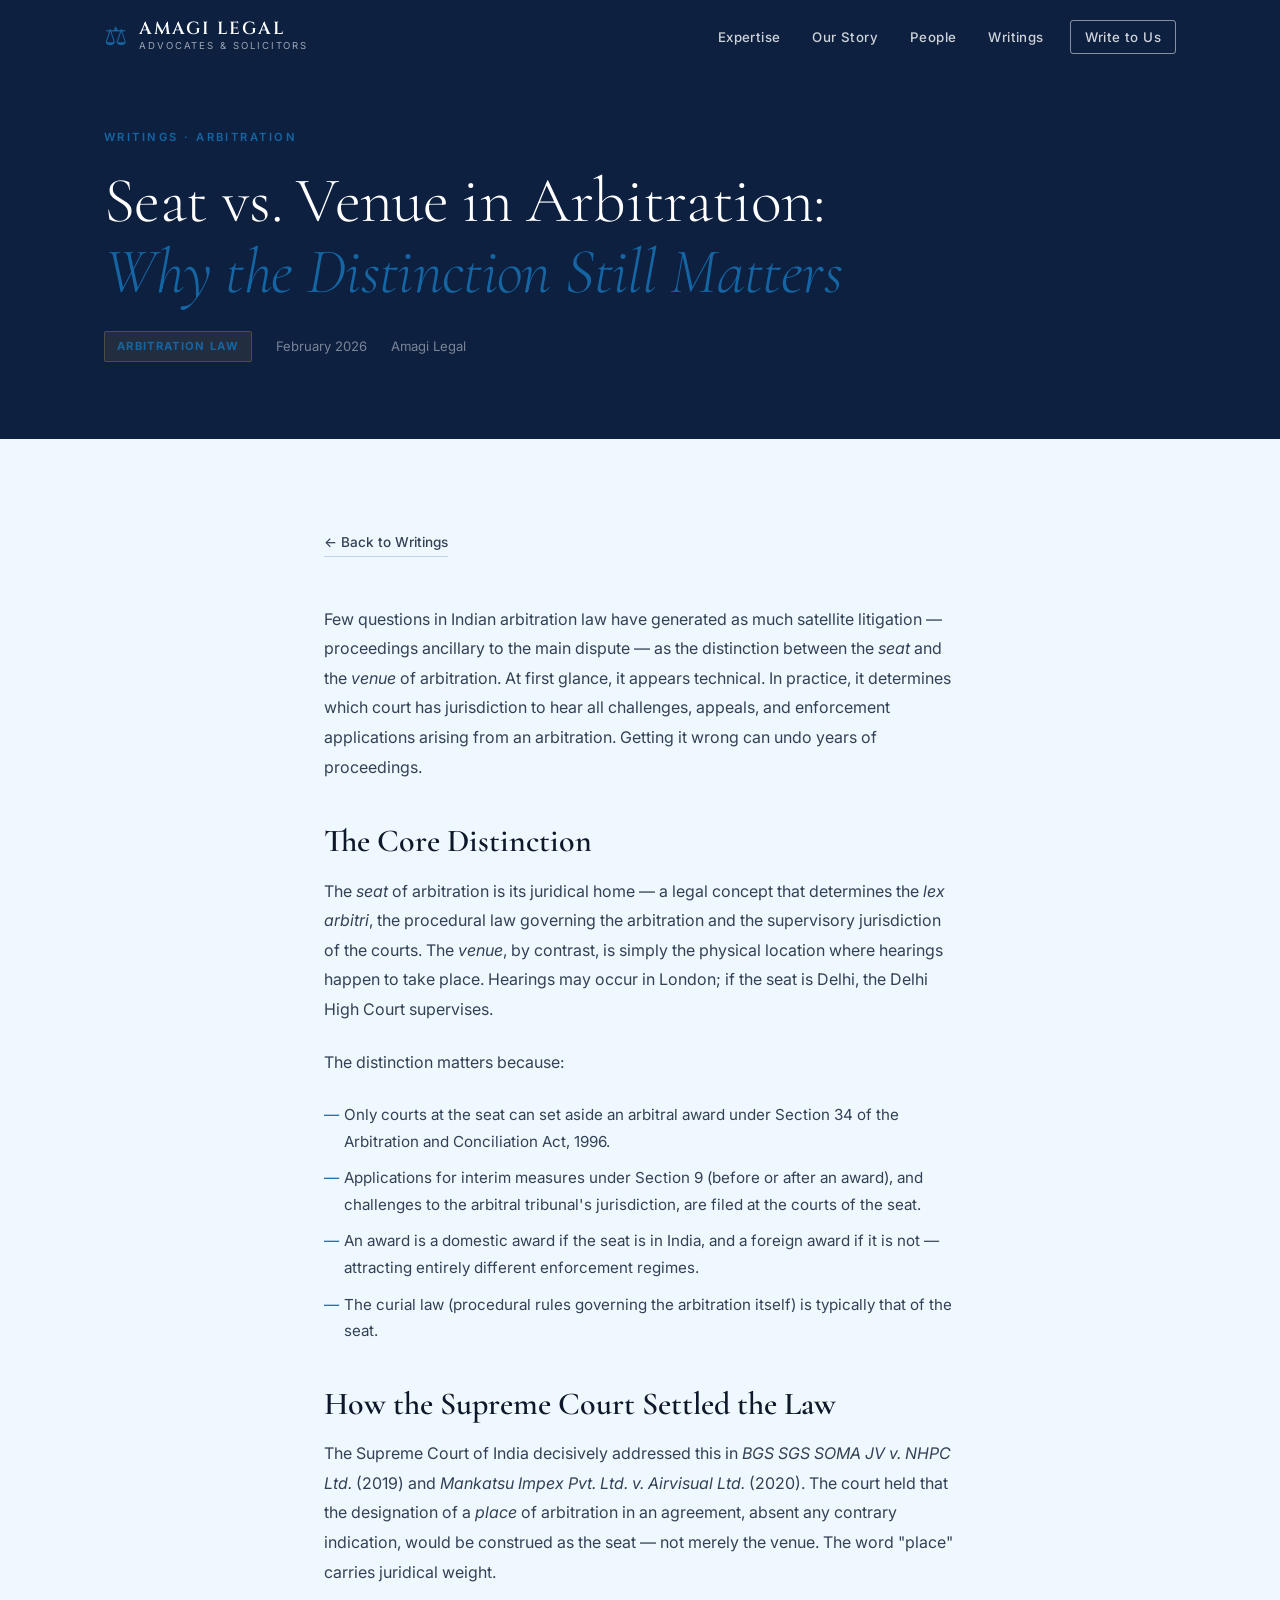
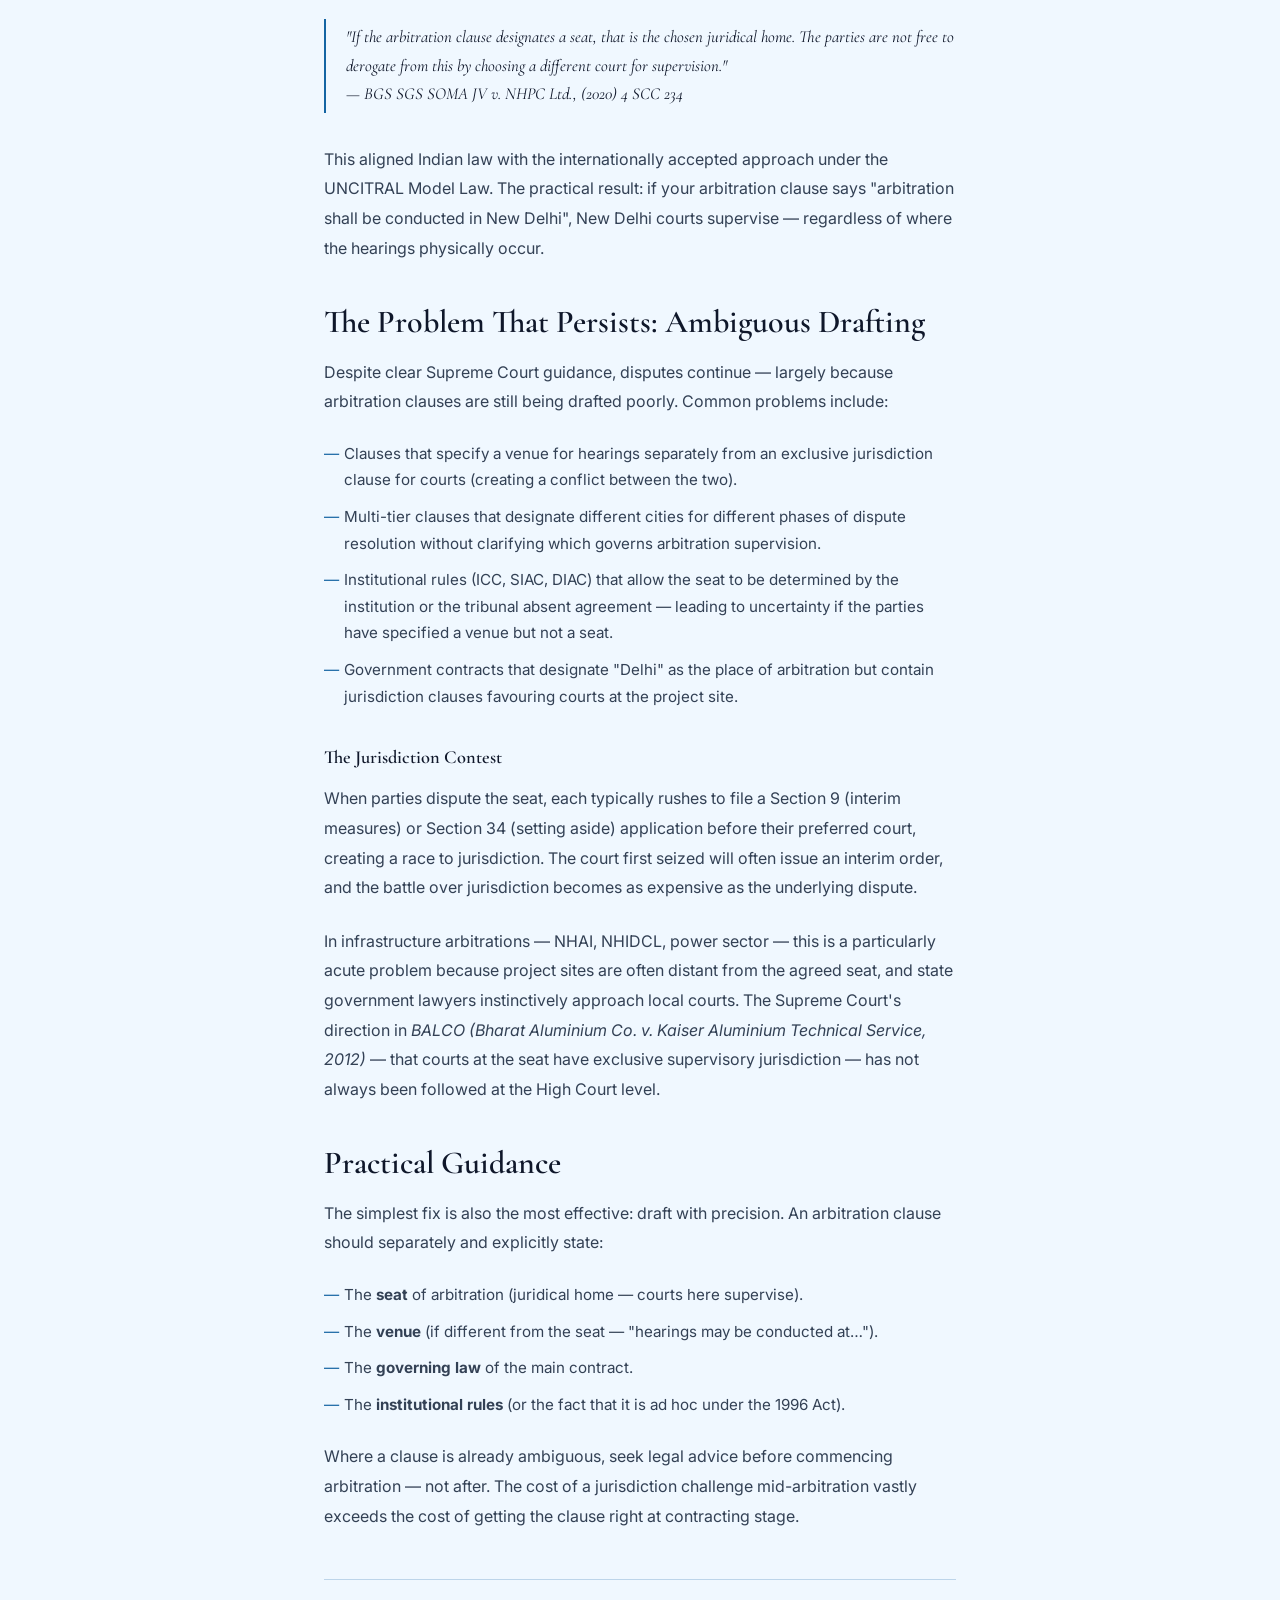
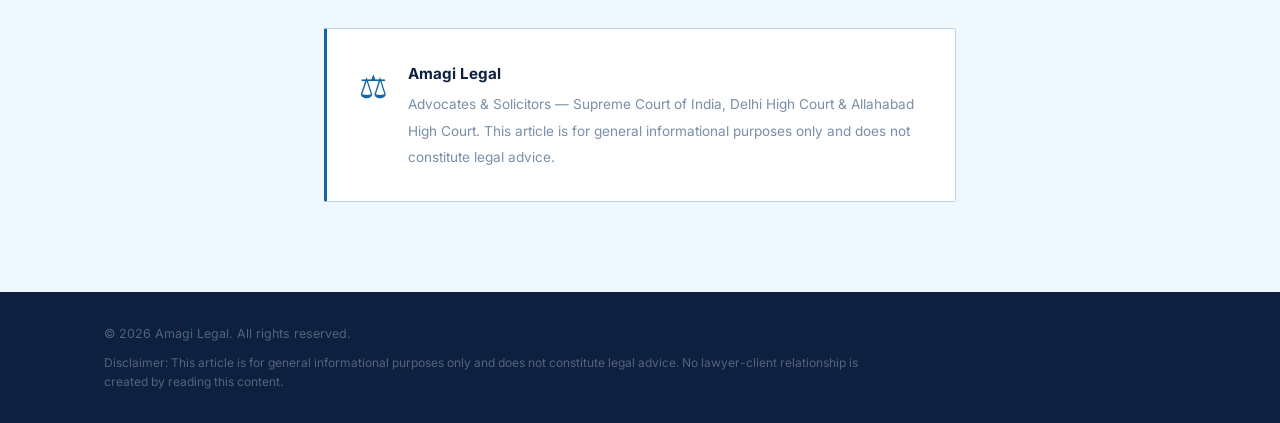
<file: blog/seat-vs-venue-arbitration.html>
<!DOCTYPE html>
<html lang="en">
<head>
  <meta charset="UTF-8" />
  <meta name="viewport" content="width=device-width, initial-scale=1.0" />
  <title>Seat vs. Venue in Arbitration | Amagi Legal</title>
  <meta name="description" content="The confusion between the juridical seat and the physical venue of arbitration — why it still matters in Indian law and how courts approach the question today." />
  <link rel="canonical" href="https://amagallegal.in/blog/seat-vs-venue-arbitration.html" />
  <link rel="preconnect" href="https://fonts.googleapis.com">
  <link rel="preconnect" href="https://fonts.gstatic.com" crossorigin>
  <link href="https://fonts.googleapis.com/css2?family=Cormorant+Garamond:ital,wght@0,300;0,400;0,500;0,600;0,700;1,300;1,400;1,600&family=Inter:wght@300;400;500;600&family=Cinzel:wght@400;600&display=swap" rel="stylesheet">
  <link rel="stylesheet" href="../styles.css" />
  <style>
    .blog-hero { background: var(--navy); padding: clamp(80px,10vw,140px) 0 clamp(48px,6vw,80px); }
    .blog-hero .sec-label { color: var(--gold); }
    .blog-hero h1 { font-family: var(--f-serif); font-size: clamp(2rem,5vw,4rem); font-weight:300; color:var(--white); line-height:1.1; margin-bottom:1.5rem; letter-spacing:-0.01em; }
    .blog-hero h1 em { font-style:italic; color:var(--gold); }
    .blog-meta { display:flex; gap:24px; flex-wrap:wrap; align-items:center; }
    .blog-meta-tag { font-size:0.7rem; font-weight:700; letter-spacing:0.12em; text-transform:uppercase; color:var(--gold); background:rgba(184,151,62,0.12); border:1px solid rgba(184,151,62,0.3); padding:5px 12px; border-radius:2px; }
    .blog-meta-date { font-size:0.82rem; color:rgba(255,255,255,0.45); }
    .blog-meta-author { font-size:0.82rem; color:rgba(255,255,255,0.45); }
    .blog-body { max-width:760px; margin:0 auto; padding: clamp(48px,7vw,96px) var(--pad); }
    .blog-body p { font-size:1rem; color:var(--ink-mid); line-height:1.85; margin-bottom:1.5rem; }
    .blog-body h2 { font-family:var(--f-serif); font-size:clamp(1.4rem,2.5vw,2rem); font-weight:600; color:var(--ink); line-height:1.2; margin:2.5rem 0 1rem; }
    .blog-body h3 { font-family:var(--f-serif); font-size:1.15rem; font-weight:600; color:var(--ink); margin:2rem 0 0.75rem; }
    .blog-body blockquote { border-left:2px solid var(--gold); padding:4px 0 4px 20px; margin:2rem 0; font-family:var(--f-serif); font-style:italic; font-size:1.05rem; color:var(--ink); line-height:1.7; }
    .blog-body ul { padding-left:0; margin-bottom:1.5rem; display:flex; flex-direction:column; gap:10px; }
    .blog-body ul li { padding-left:20px; position:relative; font-size:0.95rem; color:var(--ink-mid); line-height:1.75; }
    .blog-body ul li::before { content:'—'; position:absolute; left:0; color:var(--gold); }
    .blog-back { display:inline-flex; align-items:center; gap:8px; font-size:0.85rem; font-weight:500; color:var(--ink-mid); border-bottom:1px solid var(--border); padding-bottom:2px; margin-bottom:3rem; transition:color 0.3s; }
    .blog-back:hover { color:var(--navy); }
    .blog-footer-rule { border:none; border-top:1px solid var(--border); margin:3rem 0; }
    .blog-author-bio { display:flex; gap:20px; align-items:flex-start; padding:2rem; background:var(--white); border:1px solid var(--border); border-left:3px solid var(--gold); border-radius:2px; }
    .bab-icon { font-size:2rem; color:var(--gold); flex-shrink:0; }
    .bab-body strong { display:block; font-size:0.95rem; color:var(--navy); margin-bottom:4px; }
    .bab-body span { font-size:0.85rem; color:var(--ink-light); }
  </style>
</head>
<body>

<header class="site-header scrolled" id="siteHeader">
  <nav class="nav-wrap">
    <a href="../index.html" class="nav-brand">
      <span class="nav-emblem">⚖</span>
      <div class="nav-brand-text">
        <span class="nav-firm">AMAGI LEGAL</span>
        <span class="nav-sub">Advocates &amp; Solicitors</span>
      </div>
    </a>
    <ul class="nav-links" id="navLinks">
      <li><a href="../index.html#expertise" class="nl">Expertise</a></li>
      <li><a href="../index.html#about"     class="nl">Our Story</a></li>
      <li><a href="../about.html"           class="nl">People</a></li>
      <li><a href="../index.html#blog"      class="nl">Writings</a></li>
      <li><a href="../index.html#contact"   class="nl nl-cta">Write to Us</a></li>
    </ul>
    <button class="nav-burger" id="navBurger"><span></span><span></span><span></span></button>
  </nav>
</header>

<div class="blog-hero">
  <div class="container">
    <div class="sec-label">Writings · Arbitration</div>
    <h1>Seat vs. Venue in Arbitration:<br/><em>Why the Distinction Still Matters</em></h1>
    <div class="blog-meta">
      <span class="blog-meta-tag">Arbitration Law</span>
      <span class="blog-meta-date">February 2026</span>
      <span class="blog-meta-author">Amagi Legal</span>
    </div>
  </div>
</div>

<div class="blog-body container">

  <a href="../index.html#blog" class="blog-back">← Back to Writings</a>

  <p>
    Few questions in Indian arbitration law have generated as much satellite litigation — 
    proceedings ancillary to the main dispute — as the distinction between the <em>seat</em> 
    and the <em>venue</em> of arbitration. At first glance, it appears technical. In practice, 
    it determines which court has jurisdiction to hear all challenges, appeals, and enforcement 
    applications arising from an arbitration. Getting it wrong can undo years of proceedings.
  </p>

  <h2>The Core Distinction</h2>

  <p>
    The <em>seat</em> of arbitration is its juridical home — a legal concept that determines 
    the <em>lex arbitri</em>, the procedural law governing the arbitration and the supervisory 
    jurisdiction of the courts. The <em>venue</em>, by contrast, is simply the physical 
    location where hearings happen to take place. Hearings may occur in London; if the seat 
    is Delhi, the Delhi High Court supervises.
  </p>

  <p>
    The distinction matters because:
  </p>

  <ul>
    <li>Only courts at the seat can set aside an arbitral award under Section 34 of the Arbitration and Conciliation Act, 1996.</li>
    <li>Applications for interim measures under Section 9 (before or after an award), and challenges to the arbitral tribunal's jurisdiction, are filed at the courts of the seat.</li>
    <li>An award is a domestic award if the seat is in India, and a foreign award if it is not — attracting entirely different enforcement regimes.</li>
    <li>The curial law (procedural rules governing the arbitration itself) is typically that of the seat.</li>
  </ul>

  <h2>How the Supreme Court Settled the Law</h2>

  <p>
    The Supreme Court of India decisively addressed this in <em>BGS SGS SOMA JV v. NHPC Ltd.</em> 
    (2019) and <em>Mankatsu Impex Pvt. Ltd. v. Airvisual Ltd.</em> (2020). The court held that 
    the designation of a <em>place</em> of arbitration in an agreement, absent any contrary 
    indication, would be construed as the seat — not merely the venue. The word "place" carries 
    juridical weight.
  </p>

  <blockquote>
    "If the arbitration clause designates a seat, that is the chosen juridical home. The parties 
    are not free to derogate from this by choosing a different court for supervision."
    <br/>— BGS SGS SOMA JV v. NHPC Ltd., (2020) 4 SCC 234
  </blockquote>

  <p>
    This aligned Indian law with the internationally accepted approach under the UNCITRAL Model 
    Law. The practical result: if your arbitration clause says "arbitration shall be conducted 
    in New Delhi", New Delhi courts supervise — regardless of where the hearings physically occur.
  </p>

  <h2>The Problem That Persists: Ambiguous Drafting</h2>

  <p>
    Despite clear Supreme Court guidance, disputes continue — largely because arbitration clauses 
    are still being drafted poorly. Common problems include:
  </p>

  <ul>
    <li>Clauses that specify a venue for hearings separately from an exclusive jurisdiction clause for courts (creating a conflict between the two).</li>
    <li>Multi-tier clauses that designate different cities for different phases of dispute resolution without clarifying which governs arbitration supervision.</li>
    <li>Institutional rules (ICC, SIAC, DIAC) that allow the seat to be determined by the institution or the tribunal absent agreement — leading to uncertainty if the parties have specified a venue but not a seat.</li>
    <li>Government contracts that designate "Delhi" as the place of arbitration but contain jurisdiction clauses favouring courts at the project site.</li>
  </ul>

  <h3>The Jurisdiction Contest</h3>

  <p>
    When parties dispute the seat, each typically rushes to file a Section 9 (interim measures) 
    or Section 34 (setting aside) application before their preferred court, creating a race to 
    jurisdiction. The court first seized will often issue an interim order, and the battle over 
    jurisdiction becomes as expensive as the underlying dispute.
  </p>

  <p>
    In infrastructure arbitrations — NHAI, NHIDCL, power sector — this is a particularly acute 
    problem because project sites are often distant from the agreed seat, and state government 
    lawyers instinctively approach local courts. The Supreme Court's direction in <em>BALCO 
    (Bharat Aluminium Co. v. Kaiser Aluminium Technical Service, 2012)</em> — that courts at 
    the seat have exclusive supervisory jurisdiction — has not always been followed at the High 
    Court level.
  </p>

  <h2>Practical Guidance</h2>

  <p>
    The simplest fix is also the most effective: draft with precision. An arbitration clause 
    should separately and explicitly state:
  </p>

  <ul>
    <li>The <strong>seat</strong> of arbitration (juridical home — courts here supervise).</li>
    <li>The <strong>venue</strong> (if different from the seat — "hearings may be conducted at…").</li>
    <li>The <strong>governing law</strong> of the main contract.</li>
    <li>The <strong>institutional rules</strong> (or the fact that it is ad hoc under the 1996 Act).</li>
  </ul>

  <p>
    Where a clause is already ambiguous, seek legal advice before commencing arbitration — 
    not after. The cost of a jurisdiction challenge mid-arbitration vastly exceeds the cost 
    of getting the clause right at contracting stage.
  </p>

  <hr class="blog-footer-rule"/>

  <div class="blog-author-bio">
    <span class="bab-icon">⚖</span>
    <div class="bab-body">
      <strong>Amagi Legal</strong>
      <span>Advocates &amp; Solicitors — Supreme Court of India, Delhi High Court &amp; Allahabad High Court. This article is for general informational purposes only and does not constitute legal advice.</span>
    </div>
  </div>

</div>

<footer class="site-footer">
  <div class="container">
    <div class="ft-bottom" style="border-top:none; padding-top:32px;">
      <p>© 2026 Amagi Legal. All rights reserved.</p>
      <p class="ft-disclaimer">Disclaimer: This article is for general informational purposes only and does not constitute legal advice. No lawyer-client relationship is created by reading this content.</p>
    </div>
  </div>
</footer>

<script src="../script.js"></script>
</body>
</html>
</file>
<file: styles.css>
/* ============================================================
   AEQUIS LEGAL — STYLESHEET
   Professional light-blue brand theme, typography-led
   ============================================================ */

/* ── Variables ───────────────────────────────────── */
:root {
  --ink:       #0f172a;
  --ink-mid:   #334155;
  --ink-light: #7a8fa8;
  --paper:     #f0f8ff;
  --white:     #ffffff;
  --border:    #bdd5ea;
  --gold:      #1565a3;
  --gold-pale: #dbeafe;
  --navy:      #0d2040;
  --navy-mid:  #1a3a6e;
  --accent:    #1d4ed8;

  --f-serif:  'Cormorant Garamond', Georgia, serif;
  --f-sans:   'Inter', system-ui, sans-serif;
  --f-title:  'Cinzel', serif;

  --max-w: 1200px;
  --pad:   clamp(20px, 5vw, 80px);

  --ease: cubic-bezier(0.4, 0, 0.2, 1);
  --dur:  0.4s;
}

/* ── Reset ───────────────────────────────────────── */
*, *::before, *::after { box-sizing: border-box; margin: 0; padding: 0; }
html { scroll-behavior: smooth; font-size: 16px; -webkit-font-smoothing: antialiased; }
body { font-family: var(--f-sans); color: var(--ink); background: var(--paper); line-height: 1.65; overflow-x: hidden; }
a { text-decoration: none; color: inherit; }
ul { list-style: none; }
button { cursor: pointer; border: none; background: none; font-family: inherit; }

.container { max-width: var(--max-w); margin: 0 auto; padding: 0 var(--pad); }

/* ============================================================
   BCI DISCLAIMER MODAL
   ============================================================ */
.bci-overlay {
  position: fixed; inset: 0; z-index: 9999;
  background: rgba(14, 31, 59, 0.92);
  backdrop-filter: blur(8px);
  display: flex; align-items: center; justify-content: center;
  padding: 20px;
  opacity: 1; transition: opacity 0.5s var(--ease);
}
.bci-overlay.hidden { opacity: 0; pointer-events: none; }

.bci-modal {
  background: var(--white);
  border-radius: 4px;
  max-width: 660px; width: 100%;
  max-height: 92vh;
  overflow-y: auto;
  padding: clamp(28px, 5vw, 56px);
  position: relative;
  border-top: 4px solid var(--gold);
  box-shadow: 0 40px 80px rgba(0,0,0,0.3);
}

.bci-logo {
  display: flex; align-items: center; gap: 14px;
  margin-bottom: 2rem;
}
.bci-emblem {
  font-size: 2.2rem; color: var(--gold); line-height: 1;
}
.bci-firm-name {
  display: block;
  font-family: var(--f-title); font-size: 1.3rem; font-weight: 600;
  color: var(--navy); letter-spacing: 0.1em;
}
.bci-firm-sub {
  display: block; font-size: 0.72rem; color: var(--ink-light);
  letter-spacing: 0.12em; text-transform: uppercase; margin-top: 2px;
}

.bci-heading {
  font-family: var(--f-serif); font-size: clamp(1.5rem, 3vw, 2rem);
  font-weight: 600; color: var(--navy); margin-bottom: 0.75rem;
}
.bci-rule {
  height: 1px; background: var(--border); margin-bottom: 1.25rem;
}
.bci-intro {
  font-size: 0.92rem; color: var(--ink-mid); line-height: 1.7; margin-bottom: 1.25rem;
}
.bci-intro em { font-style: italic; color: var(--ink); }

.bci-list {
  padding-left: 0; margin-bottom: 1.25rem;
  display: flex; flex-direction: column; gap: 12px;
}
.bci-list li {
  font-size: 0.88rem; color: var(--ink-mid); line-height: 1.65;
  padding-left: 20px; position: relative;
}
.bci-list li::before {
  content: '•'; position: absolute; left: 0;
  color: var(--gold); font-size: 1rem;
}

.bci-footer-text {
  font-size: 0.82rem; color: var(--ink-light); line-height: 1.7;
  border-top: 1px solid var(--border); padding-top: 1rem; margin-bottom: 2rem;
}

.bci-actions {
  display: flex; gap: 16px; align-items: center; flex-wrap: wrap;
}
.bci-agree {
  background: var(--navy); color: var(--white);
  padding: 13px 36px; border-radius: 2px;
  font-family: var(--f-title); font-size: 0.82rem; letter-spacing: 0.12em;
  font-weight: 600; transition: background var(--dur) var(--ease);
}
.bci-agree:hover { background: var(--accent); }
.bci-decline {
  font-size: 0.85rem; color: var(--ink-light); text-decoration: underline;
  transition: color var(--dur);
}
.bci-decline:hover { color: var(--ink); }

/* ============================================================
   NAVIGATION
   ============================================================ */
.site-header {
  position: fixed; top: 0; left: 0; right: 0; z-index: 100;
  background: transparent;
  transition: background var(--dur) var(--ease), box-shadow var(--dur) var(--ease);
}
.site-header.scrolled {
  background: rgba(253, 252, 249, 0.97);
  backdrop-filter: blur(12px);
  box-shadow: 0 1px 0 var(--border);
}

.nav-wrap {
  max-width: var(--max-w); margin: 0 auto; padding: 0 var(--pad);
  height: 72px; display: flex; align-items: center; justify-content: space-between;
}

.nav-brand {
  display: flex; align-items: center; gap: 12px; z-index: 10;
}
.nav-emblem {
  font-size: 1.6rem; color: var(--gold); transition: color var(--dur);
}
.nav-brand-text { display: flex; flex-direction: column; line-height: 1; }
.nav-firm {
  font-family: var(--f-title); font-size: 1.1rem; font-weight: 600;
  color: var(--white); letter-spacing: 0.1em;
  transition: color var(--dur) var(--ease);
}
.site-header.scrolled .nav-firm { color: var(--navy); }
.nav-sub {
  font-size: 0.6rem; letter-spacing: 0.2em; text-transform: uppercase;
  color: rgba(255,255,255,0.6); margin-top: 2px;
  transition: color var(--dur) var(--ease);
}
.site-header.scrolled .nav-sub { color: var(--ink-light); }

.nav-links {
  display: flex; align-items: center; gap: 4px;
}
.nl {
  font-size: 0.83rem; font-weight: 500; letter-spacing: 0.03em;
  color: rgba(255,255,255,0.8); padding: 8px 14px; border-radius: 3px;
  transition: color var(--dur) var(--ease), background var(--dur);
}
.nl:hover { color: var(--white); background: rgba(255,255,255,0.1); }
.site-header.scrolled .nl { color: var(--ink-mid); }
.site-header.scrolled .nl:hover { color: var(--ink); background: rgba(0,0,0,0.04); }

.nl-cta {
  border: 1px solid rgba(255,255,255,0.5);
  margin-left: 8px;
}
.nl-cta:hover { border-color: rgba(255,255,255,0.8); background: rgba(255,255,255,0.08); }
.site-header.scrolled .nl-cta { border-color: var(--navy); color: var(--navy); }
.site-header.scrolled .nl-cta:hover { background: var(--navy); color: var(--white); }

.nav-burger {
  display: none; flex-direction: column; gap: 5px; padding: 8px; z-index: 200;
}
.nav-burger span {
  display: block; width: 22px; height: 1.5px;
  background: var(--white); border-radius: 2px; transition: var(--dur) var(--ease);
}
.site-header.scrolled .nav-burger span { background: var(--ink); }

/* ============================================================
   HERO
   ============================================================ */
.hero {
  min-height: 100vh;
  background: #0b1a33;
  display: flex; flex-direction: column; justify-content: center;
  position: relative; overflow: hidden;
  padding-top: 72px;
}

/* Abstract art canvas */
.hero-canvas {
  position: absolute; inset: 0; z-index: 0;
  pointer-events: none;
}
.hero-svg {
  width: 100%; height: 100%;
  display: block;
}

.hero::after {
  content: '';
  position: absolute; bottom: 0; left: 0; right: 0; height: 200px;
  background: linear-gradient(to bottom, transparent, var(--paper));
  pointer-events: none; z-index: 1;
}

.hero-inner {
  position: relative; z-index: 2;
  padding-top: clamp(60px, 10vh, 120px);
  padding-bottom: clamp(60px, 8vh, 100px);
}

.hero-eyebrow {
  font-size: 0.75rem; font-weight: 500; letter-spacing: 0.2em;
  text-transform: uppercase; color: rgba(255,255,255,0.5);
  margin-bottom: 1.5rem;
  display: flex; gap: 10px; align-items: center; flex-wrap: wrap;
}
.eyebrow-dot { color: var(--gold); opacity: 0.6; }

.hero-headline {
  font-family: var(--f-serif);
  font-size: clamp(3rem, 7vw, 6.5rem);
  font-weight: 300; line-height: 1.05;
  color: var(--white); margin-bottom: 2rem;
  letter-spacing: -0.01em;
}
.hero-headline em {
  font-style: italic; color: var(--gold);
  font-weight: 400;
}

.hero-body {
  font-size: clamp(1rem, 1.6vw, 1.15rem); font-weight: 300;
  color: rgba(255,255,255,0.72); line-height: 1.8;
  max-width: 540px; margin-bottom: 1.5rem;
}
.hero-body--sub {
  font-size: clamp(0.88rem, 1.4vw, 1rem); color: rgba(255,255,255,0.5);
  max-width: 480px; margin-bottom: 3rem;
}

.hero-links { display: flex; gap: 32px; flex-wrap: wrap; }

.link-arrow {
  font-size: 0.88rem; font-weight: 500;
  color: rgba(255,255,255,0.75);
  letter-spacing: 0.04em;
  display: flex; align-items: center; gap: 8px;
  transition: color var(--dur);
  border-bottom: 1px solid rgba(255,255,255,0.2);
  padding-bottom: 2px;
}
.link-arrow span { transition: transform var(--dur); }
.link-arrow:hover { color: var(--white); border-bottom-color: var(--gold); }
.link-arrow:hover span { transform: translateX(4px); }

/* Ticker */
.ticker-wrap {
  position: relative; z-index: 2;
  border-top: 1px solid rgba(255,255,255,0.1);
  background: rgba(0,0,0,0.18);
  overflow: hidden; padding: 14px 0;
  white-space: nowrap;
}
.ticker-track {
  display: inline-flex; gap: 28px;
  animation: tickerScroll 28s linear infinite;
  font-size: 0.75rem; font-weight: 500; letter-spacing: 0.12em; text-transform: uppercase;
  color: rgba(255,255,255,0.45);
}
.tdot { color: var(--gold); opacity: 0.5; }
@keyframes tickerScroll {
  0%   { transform: translateX(0); }
  100% { transform: translateX(-50%); }
}

/* ============================================================
   METRICS BAR
   ============================================================ */
.metrics-bar {
  background: var(--navy); padding: 56px 0;
}
.metrics-inner {
  display: flex; align-items: center; justify-content: space-between;
  flex-wrap: wrap; gap: 32px;
}
.m-item { text-align: center; flex: 1; min-width: 120px; }
.m-num {
  font-family: var(--f-serif);
  font-size: clamp(2.2rem, 4vw, 3.4rem);
  font-weight: 300; color: var(--white); line-height: 1;
  margin-bottom: 0.5rem; display: flex; align-items: baseline;
  justify-content: center; gap: 2px;
}
.m-suf { font-size: clamp(1.2rem, 2vw, 1.8rem); color: var(--gold); }
.m-label {
  font-size: 0.72rem; font-weight: 500; letter-spacing: 0.14em;
  text-transform: uppercase; color: rgba(255,255,255,0.4);
}
.m-sep { width: 1px; height: 60px; background: rgba(255,255,255,0.1); flex-shrink: 0; }
.m-label-big {
  font-family: var(--f-serif); font-size: clamp(1.6rem, 2.5vw, 2.4rem);
  font-weight: 300; color: var(--white); line-height: 1;
}

/* ============================================================
   SECTIONS — shared
   ============================================================ */
.sec {
  padding: clamp(64px, 10vw, 120px) 0;
  border-top: 1px solid var(--border);
}
.sec-label {
  font-size: 0.7rem; font-weight: 600; letter-spacing: 0.22em;
  text-transform: uppercase; color: var(--gold);
  margin-bottom: 1.25rem;
}
.sec-title {
  font-family: var(--f-serif);
  font-size: clamp(2rem, 4.5vw, 3.6rem);
  font-weight: 300; line-height: 1.1; color: var(--ink);
  margin-bottom: 1.5rem; letter-spacing: -0.01em;
}
.sec-title em { font-style: italic; color: var(--accent); }

.sec-top-row {
  display: grid; grid-template-columns: 1fr 1fr;
  gap: 48px; align-items: start; margin-bottom: clamp(40px, 6vw, 72px);
}
.sec-intro {
  font-size: 0.97rem; color: var(--ink-mid); line-height: 1.8;
  padding-top: 0.5rem;
}

/* ============================================================
   EXPERTISE GRID
   ============================================================ */
.exp-grid {
  display: grid;
  grid-template-columns: repeat(3, 1fr);
  gap: 0;
  border-top: 1px solid var(--border);
  border-left: 1px solid var(--border);
}
.exp-card {
  padding: clamp(24px, 3vw, 40px);
  border-right: 1px solid var(--border);
  border-bottom: 1px solid var(--border);
  position: relative; overflow: hidden;
  transition: background var(--dur) var(--ease);
}
.exp-card:hover { background: var(--white); }
.exp-card::after {
  content: '';
  position: absolute; top: 0; left: 0; width: 3px; height: 0;
  background: var(--gold);
  transition: height 0.4s var(--ease);
}
.exp-card:hover::after { height: 100%; }

.exp-n {
  display: block;
  font-family: var(--f-serif); font-size: 0.95rem;
  color: var(--ink-light); margin-bottom: 1rem;
  font-weight: 300; letter-spacing: 0.05em;
}
.exp-card h3 {
  font-family: var(--f-serif); font-size: 1.2rem; font-weight: 600;
  color: var(--ink); margin-bottom: 0.75rem; line-height: 1.3;
}
.exp-card p {
  font-size: 0.875rem; color: var(--ink-mid); line-height: 1.75;
  margin-bottom: 1.5rem;
}
.card-link {
  font-size: 0.8rem; font-weight: 500; letter-spacing: 0.08em;
  color: var(--gold);
  border-bottom: 1px solid transparent;
  transition: border-color var(--dur);
}
.card-link:hover { border-color: var(--gold); }

/* ============================================================
   ABOUT
   ============================================================ */
.about-sec { background: var(--white); }

.about-layout {
  display: grid; grid-template-columns: 1fr 1.4fr;
  gap: clamp(40px, 6vw, 96px); align-items: start;
}
.about-card {
  display: flex; gap: 16px; align-items: flex-start;
  background: var(--paper); border: 1px solid var(--border);
  border-left: 3px solid var(--gold);
  padding: 24px; border-radius: 2px; margin-bottom: 2rem;
}
.about-portrait-icon {
  font-size: 2.5rem; color: var(--gold); line-height: 1; flex-shrink: 0;
}
.about-portrait-info { display: flex; flex-direction: column; gap: 4px; }
.about-portrait-info strong { font-size: 1rem; color: var(--navy); font-weight: 600; }
.about-portrait-info span { font-size: 0.8rem; color: var(--ink-light); }

.about-values {
  display: flex; flex-direction: column; gap: 0;
  border: 1px solid var(--border);
  border-radius: 2px; overflow: hidden;
}
.av-item {
  padding: 16px 20px; border-bottom: 1px solid var(--border);
  display: flex; gap: 20px; align-items: baseline;
}
.av-item:last-child { border-bottom: none; }
.av-label {
  font-family: var(--f-title); font-size: 0.72rem; font-weight: 600;
  letter-spacing: 0.1em; text-transform: uppercase; color: var(--gold);
  min-width: 96px;
}
.av-text { font-size: 0.87rem; color: var(--ink-mid); }

.about-lede {
  font-family: var(--f-serif); font-size: clamp(1.2rem, 2vw, 1.5rem);
  font-weight: 400; line-height: 1.6; color: var(--ink); margin-bottom: 1.5rem;
  font-style: italic;
}
.about-right p {
  font-size: 0.95rem; color: var(--ink-mid); line-height: 1.8; margin-bottom: 1.25rem;
}
.about-right strong { color: var(--ink); font-weight: 600; }
.about-quote {
  border-left: 2px solid var(--gold); padding-left: 20px;
  font-family: var(--f-serif); font-style: italic;
  font-size: 1.05rem; color: var(--ink-mid); line-height: 1.7;
  margin-top: 2rem;
}

/* ============================================================
   CASES TABLE
   ============================================================ */
.cases-table {
  border-top: 2px solid var(--ink);
  border-bottom: 1px solid var(--border);
}
.cases-thead {
  display: grid; grid-template-columns: 200px 1fr 200px;
  gap: 24px; padding: 12px 0;
  border-bottom: 1px solid var(--border);
  font-size: 0.7rem; font-weight: 600; letter-spacing: 0.12em;
  text-transform: uppercase; color: var(--ink-light);
}
.case-row {
  display: grid; grid-template-columns: 200px 1fr 200px;
  gap: 24px; padding: clamp(20px, 3vw, 32px) 0;
  border-bottom: 1px solid var(--border);
  align-items: start;
  transition: background var(--dur);
}
.case-row:hover { background: var(--white); }

.cr-forum { padding-top: 4px; }
.cr-tag {
  display: inline-block;
  font-size: 0.68rem; font-weight: 600; letter-spacing: 0.1em;
  text-transform: uppercase; color: var(--gold);
  background: var(--gold-pale); border: 1px solid rgba(184,151,62,0.3);
  padding: 5px 10px; border-radius: 2px;
}
.cr-body h4 {
  font-family: var(--f-serif); font-size: 1.05rem; font-weight: 600;
  color: var(--ink); margin-bottom: 0.5rem; line-height: 1.4;
  font-style: italic;
}
.cr-body p { font-size: 0.87rem; color: var(--ink-mid); line-height: 1.7; }
.cr-body strong { color: var(--ink); font-weight: 600; }
.cr-nature {
  font-size: 0.78rem; color: var(--ink-light);
  line-height: 1.5; padding-top: 4px;
}

/* ============================================================
   CLIENTS
   ============================================================ */
.clients-title { margin-bottom: clamp(32px, 5vw, 56px); }
.clients-grid {
  display: grid; grid-template-columns: repeat(4, 1fr);
  gap: 0;
  border-top: 1px solid var(--border);
  border-left: 1px solid var(--border);
}
.ci {
  padding: clamp(20px, 2.5vw, 32px);
  border-right: 1px solid var(--border);
  border-bottom: 1px solid var(--border);
  display: flex; flex-direction: column; gap: 6px;
  transition: background var(--dur);
}
.ci:hover { background: var(--white); }
.ci-abbr {
  font-family: var(--f-title); font-size: 1rem; font-weight: 600;
  color: var(--navy); letter-spacing: 0.05em;
}
.ci-full { font-size: 0.78rem; color: var(--ink-light); line-height: 1.4; }

/* ============================================================
   AWARDS
   ============================================================ */
.awards-grid {
  display: grid; grid-template-columns: repeat(3, 1fr);
  gap: 0;
  border-top: 1px solid var(--border);
  border-left: 1px solid var(--border);
}
.award-item {
  padding: clamp(24px, 3vw, 40px);
  border-right: 1px solid var(--border);
  border-bottom: 1px solid var(--border);
  transition: background var(--dur);
  position: relative; overflow: hidden;
}
.award-item::before {
  content: '';
  position: absolute; bottom: 0; left: 0; right: 0; height: 3px;
  background: var(--gold); transform: scaleX(0); transform-origin: left;
  transition: transform 0.4s var(--ease);
}
.award-item:hover { background: var(--white); }
.award-item:hover::before { transform: scaleX(1); }

.aw-meta { display: flex; justify-content: space-between; align-items: center; margin-bottom: 1rem; }
.aw-org {
  font-size: 0.7rem; font-weight: 700; letter-spacing: 0.12em;
  text-transform: uppercase; color: var(--gold);
}
.aw-year { font-size: 0.82rem; color: var(--ink-light); font-variant-numeric: tabular-nums; }
.aw-title {
  font-family: var(--f-serif); font-size: 1.05rem; font-weight: 600;
  color: var(--ink); line-height: 1.45; margin-bottom: 0.75rem;
}
.aw-body { font-size: 0.84rem; color: var(--ink-mid); line-height: 1.7; }

/* ============================================================
   REVIEWS CAROUSEL
   ============================================================ */
.reviews-sec { background: var(--white); }
.reviews-title { text-align: center; margin-bottom: clamp(40px, 6vw, 64px); }
.reviews-wrap { max-width: 780px; margin: 0 auto; }

.review-slides { min-height: 260px; position: relative; }
.rev-slide { display: none; animation: revFadeIn 0.5s var(--ease); }
.rev-slide.active { display: block; }
@keyframes revFadeIn { from { opacity: 0; transform: translateY(10px); } to { opacity: 1; transform: none; } }

.rev-stars { color: var(--gold); font-size: 1.1rem; letter-spacing: 3px; margin-bottom: 1.5rem; }
.rev-slide blockquote {
  font-family: var(--f-serif); font-size: clamp(1.1rem, 2.2vw, 1.5rem);
  font-weight: 400; font-style: italic; line-height: 1.65;
  color: var(--ink); margin-bottom: 2rem;
}
.rev-attr { display: flex; flex-direction: column; gap: 4px; }
.rev-attr strong { font-size: 0.9rem; color: var(--navy); }
.rev-attr span   { font-size: 0.82rem; color: var(--ink-light); }

.rev-nav {
  display: flex; align-items: center; gap: 20px;
  margin-top: 2.5rem; border-top: 1px solid var(--border); padding-top: 1.5rem;
}
.rev-btn {
  width: 40px; height: 40px;
  border: 1px solid var(--border); border-radius: 50%;
  color: var(--ink-mid); font-size: 1rem;
  display: flex; align-items: center; justify-content: center;
  transition: all var(--dur);
}
.rev-btn:hover { border-color: var(--navy); color: var(--navy); }
.rev-dots { display: flex; gap: 8px; flex: 1; }
.rd {
  width: 28px; height: 2px; background: var(--border); border-radius: 2px;
  cursor: pointer; transition: background var(--dur);
}
.rd.active { background: var(--navy); }

/* ============================================================
   BLOG
   ============================================================ */
.blog-grid {
  display: grid; grid-template-columns: repeat(3, 1fr);
  gap: 0;
  border-top: 1px solid var(--border);
  border-left: 1px solid var(--border);
}
.blog-card {
  padding: clamp(28px, 3.5vw, 48px);
  border-right: 1px solid var(--border);
  border-bottom: 1px solid var(--border);
  display: flex; flex-direction: column; gap: 0;
  transition: background var(--dur);
}
.blog-card:hover { background: var(--white); }

.bc-meta {
  display: flex; gap: 12px; align-items: center;
  margin-bottom: 1.25rem;
}
.bc-tag {
  font-size: 0.68rem; font-weight: 700; letter-spacing: 0.1em;
  text-transform: uppercase; color: var(--gold);
  background: var(--gold-pale); border: 1px solid rgba(184,151,62,0.3);
  padding: 4px 10px; border-radius: 2px;
}
.bc-date {
  font-size: 0.75rem; color: var(--ink-light);
}
.bc-title {
  font-family: var(--f-serif); font-size: clamp(1.05rem, 1.8vw, 1.3rem);
  font-weight: 600; line-height: 1.35; color: var(--ink);
  margin-bottom: 1rem;
}
.bc-title a { color: inherit; transition: color var(--dur); }
.bc-title a:hover { color: var(--accent); }
.bc-excerpt {
  font-size: 0.88rem; color: var(--ink-mid); line-height: 1.75;
  flex: 1; margin-bottom: 1.5rem;
}

@media (max-width: 1024px) {
  .blog-grid { grid-template-columns: repeat(2, 1fr); }
}
@media (max-width: 640px) {
  .blog-grid { grid-template-columns: 1fr; }
}

.contact-sec { background: var(--paper); }
.contact-layout {
  display: grid; grid-template-columns: 1fr 1.2fr;
  gap: clamp(40px, 6vw, 96px); align-items: start;
}
.contact-tagline {
  font-size: 1rem; color: var(--ink-mid); line-height: 1.75; margin-bottom: 2.5rem;
}
.contact-details { display: flex; flex-direction: column; gap: 0; }
.cd-row {
  display: flex; gap: 24px; padding: 16px 0;
  border-bottom: 1px solid var(--border);
  align-items: flex-start;
}
.cd-row:first-child { border-top: 1px solid var(--border); }
.cd-lbl {
  font-size: 0.68rem; font-weight: 700; letter-spacing: 0.14em;
  text-transform: uppercase; color: var(--gold); min-width: 56px; padding-top: 3px;
}
.cd-val { font-size: 0.9rem; color: var(--ink-mid); line-height: 1.7; }
.cd-val a { color: var(--ink-mid); transition: color var(--dur); }
.cd-val a:hover { color: var(--navy); }

/* Form */
.cf { display: flex; flex-direction: column; gap: 20px; }
.cf-field { display: flex; flex-direction: column; gap: 6px; }
.cf-row { display: grid; grid-template-columns: 1fr 1fr; gap: 20px; }
.cf-field label { font-size: 0.78rem; font-weight: 600; letter-spacing: 0.06em; color: var(--ink); }
.req { color: var(--accent); }
.cf-field input,
.cf-field select,
.cf-field textarea {
  width: 100%; padding: 11px 14px;
  border: 1px solid var(--border); border-radius: 2px;
  font-size: 0.9rem; font-family: var(--f-sans);
  color: var(--ink); background: var(--white);
  outline: none; transition: border-color var(--dur);
}
.cf-field input:focus,
.cf-field select:focus,
.cf-field textarea:focus { border-color: var(--navy); }
.cf-field textarea { resize: vertical; min-height: 110px; }
.cf-disclaimer { font-size: 0.78rem; color: var(--ink-light); line-height: 1.5; }
.cf-submit {
  background: var(--navy); color: var(--white);
  padding: 14px 32px; border-radius: 2px;
  font-family: var(--f-title); font-size: 0.82rem; font-weight: 600;
  letter-spacing: 0.1em; align-self: flex-start;
  transition: background var(--dur);
}
.cf-submit:hover { background: var(--accent); }
.cf-success {
  font-size: 0.88rem; color: #166534;
  border: 1px solid #bbf7d0; background: #f0fdf4;
  padding: 14px 20px; border-radius: 2px;
}
.cf-error {
  font-size: 0.88rem; color: #991b1b;
  border: 1px solid #fecaca; background: #fef2f2;
  padding: 14px 20px; border-radius: 2px;
}
.cf-error a { color: #991b1b; }

/* ============================================================
   FOOTER
   ============================================================ */
.site-footer {
  background: var(--navy); color: rgba(255,255,255,0.65);
}
.ft-top {
  display: flex; justify-content: space-between; align-items: center;
  padding: 36px 0; border-bottom: 1px solid rgba(255,255,255,0.08);
  flex-wrap: wrap; gap: 20px;
}
.ft-brand { display: flex; align-items: center; gap: 14px; }
.ft-emblem { font-size: 1.8rem; color: var(--gold); }
.ft-firm {
  display: block; font-family: var(--f-title); font-size: 1rem;
  color: var(--white); letter-spacing: 0.12em;
}
.ft-sub {
  display: block; font-size: 0.62rem; letter-spacing: 0.18em;
  text-transform: uppercase; color: rgba(255,255,255,0.4); margin-top: 2px;
}
.ft-nav { display: flex; gap: 24px; flex-wrap: wrap; }
.ft-nav a { font-size: 0.82rem; color: rgba(255,255,255,0.5); transition: color var(--dur); }
.ft-nav a:hover { color: var(--white); }

.ft-mid {
  display: grid; grid-template-columns: repeat(4, 1fr); gap: 40px;
  padding: 48px 0;
}
.ft-col { display: flex; flex-direction: column; gap: 10px; }
.ft-head {
  font-size: 0.68rem; font-weight: 700; letter-spacing: 0.18em;
  text-transform: uppercase; color: var(--gold); margin-bottom: 4px;
}
.ft-col span, .ft-col a {
  font-size: 0.84rem; color: rgba(255,255,255,0.5); line-height: 1.5;
  transition: color var(--dur);
}
.ft-col a:hover { color: rgba(255,255,255,0.85); }

.ft-bottom {
  border-top: 1px solid rgba(255,255,255,0.08);
  padding: 24px 0;
}
.ft-bottom p { font-size: 0.78rem; color: rgba(255,255,255,0.3); margin-bottom: 8px; }
.ft-disclaimer { max-width: 800px; line-height: 1.6; font-size: 0.75rem !important; }

/* ============================================================
   FLOATING EMAIL PILL
   ============================================================ */
.float-pill {
  position: fixed; bottom: 24px; right: 24px; z-index: 200;
  background: var(--navy); color: rgba(255,255,255,0.85);
  padding: 12px 20px; border-radius: 50px;
  font-size: 0.78rem; font-weight: 500;
  box-shadow: 0 8px 24px rgba(14,31,59,0.35);
  transition: all var(--dur) var(--ease);
  opacity: 0; transform: translateY(8px); pointer-events: none;
}
.float-pill.visible { opacity: 1; transform: translateY(0); pointer-events: all; }
.float-pill:hover { background: var(--accent); color: var(--white); }

/* ============================================================
   SCROLL REVEAL
   ============================================================ */
[data-reveal] {
  opacity: 0; transform: translateY(24px);
  transition: opacity 0.7s var(--ease), transform 0.7s var(--ease);
}
[data-reveal].revealed {
  opacity: 1; transform: none;
}

/* ============================================================
   RESPONSIVE
   ============================================================ */
@media (max-width: 1024px) {
  .exp-grid { grid-template-columns: repeat(2, 1fr); }
  .clients-grid { grid-template-columns: repeat(3, 1fr); }
  .awards-grid { grid-template-columns: repeat(2, 1fr); }
  .ft-mid { grid-template-columns: repeat(2, 1fr); }
}

@media (max-width: 800px) {
  .sec-top-row { grid-template-columns: 1fr; gap: 20px; }
  .about-layout { grid-template-columns: 1fr; }
  .contact-layout { grid-template-columns: 1fr; }
  .cases-thead { display: none; }
  .case-row { grid-template-columns: 1fr; gap: 10px; }
  .cr-nature { color: var(--gold); font-size: 0.72rem; }
  .clients-grid { grid-template-columns: repeat(2, 1fr); }
  .awards-grid { grid-template-columns: 1fr; }
  .metrics-inner { justify-content: center; gap: 24px; }
  .m-sep { display: none; }
}

@media (max-width: 640px) {
  .nav-links {
    position: fixed; inset: 0; top: 72px;
    background: rgba(14,31,59,0.98); backdrop-filter: blur(16px);
    flex-direction: column; align-items: center; justify-content: center;
    gap: 8px; padding: 32px;
    transform: translateX(100%); transition: transform 0.4s var(--ease);
  }
  .nav-links.open { transform: translateX(0); }
  .nl { color: var(--white); font-size: 1.1rem; padding: 12px 24px; }
  .nl-cta { border-color: rgba(255,255,255,0.4); }
  .site-header.scrolled .nl { color: var(--white); }

  .nav-burger { display: flex; }
  .nav-burger.open span:nth-child(1) { transform: translateY(6.5px) rotate(45deg); }
  .nav-burger.open span:nth-child(2) { opacity: 0; }
  .nav-burger.open span:nth-child(3) { transform: translateY(-6.5px) rotate(-45deg); }
  .site-header.scrolled .nav-burger.open span { background: var(--white); }

  .exp-grid { grid-template-columns: 1fr; }
  .clients-grid { grid-template-columns: 1fr 1fr; }
  .cf-row { grid-template-columns: 1fr; }
  .ft-mid { grid-template-columns: 1fr; gap: 28px; }
  .ft-top { flex-direction: column; }
  .hero-headline { font-size: clamp(2.4rem, 10vw, 3.6rem); }
}

@media (max-width: 400px) {
  .clients-grid { grid-template-columns: 1fr; }
}
</file>
<file: website/styles.css>
/* ============================================================
   AEQUIS LEGAL — STYLESHEET
   Professional light-blue brand theme, typography-led
   ============================================================ */

/* ── Variables ───────────────────────────────────── */
:root {
  --ink:       #0f172a;
  --ink-mid:   #334155;
  --ink-light: #7a8fa8;
  --paper:     #f0f8ff;
  --white:     #ffffff;
  --border:    #bdd5ea;
  --gold:      #1565a3;
  --gold-pale: #dbeafe;
  --navy:      #0d2040;
  --navy-mid:  #1a3a6e;
  --accent:    #1d4ed8;

  --f-serif:  'Cormorant Garamond', Georgia, serif;
  --f-sans:   'Inter', system-ui, sans-serif;
  --f-title:  'Cinzel', serif;

  --max-w: 1200px;
  --pad:   clamp(20px, 5vw, 80px);

  --ease: cubic-bezier(0.4, 0, 0.2, 1);
  --dur:  0.4s;
}

/* ── Reset ───────────────────────────────────────── */
*, *::before, *::after { box-sizing: border-box; margin: 0; padding: 0; }
html { scroll-behavior: smooth; font-size: 16px; -webkit-font-smoothing: antialiased; }
body { font-family: var(--f-sans); color: var(--ink); background: var(--paper); line-height: 1.65; overflow-x: hidden; }
a { text-decoration: none; color: inherit; }
ul { list-style: none; }
button { cursor: pointer; border: none; background: none; font-family: inherit; }

.container { max-width: var(--max-w); margin: 0 auto; padding: 0 var(--pad); }

/* ============================================================
   BCI DISCLAIMER MODAL
   ============================================================ */
.bci-overlay {
  position: fixed; inset: 0; z-index: 9999;
  background: rgba(14, 31, 59, 0.92);
  backdrop-filter: blur(8px);
  display: flex; align-items: center; justify-content: center;
  padding: 20px;
  opacity: 1; transition: opacity 0.5s var(--ease);
}
.bci-overlay.hidden { opacity: 0; pointer-events: none; }

.bci-modal {
  background: var(--white);
  border-radius: 4px;
  max-width: 660px; width: 100%;
  max-height: 92vh;
  overflow-y: auto;
  padding: clamp(28px, 5vw, 56px);
  position: relative;
  border-top: 4px solid var(--gold);
  box-shadow: 0 40px 80px rgba(0,0,0,0.3);
}

.bci-logo {
  display: flex; align-items: center; gap: 14px;
  margin-bottom: 2rem;
}
.bci-emblem {
  font-size: 2.2rem; color: var(--gold); line-height: 1;
}
.bci-firm-name {
  display: block;
  font-family: var(--f-title); font-size: 1.3rem; font-weight: 600;
  color: var(--navy); letter-spacing: 0.1em;
}
.bci-firm-sub {
  display: block; font-size: 0.72rem; color: var(--ink-light);
  letter-spacing: 0.12em; text-transform: uppercase; margin-top: 2px;
}

.bci-heading {
  font-family: var(--f-serif); font-size: clamp(1.5rem, 3vw, 2rem);
  font-weight: 600; color: var(--navy); margin-bottom: 0.75rem;
}
.bci-rule {
  height: 1px; background: var(--border); margin-bottom: 1.25rem;
}
.bci-intro {
  font-size: 0.92rem; color: var(--ink-mid); line-height: 1.7; margin-bottom: 1.25rem;
}
.bci-intro em { font-style: italic; color: var(--ink); }

.bci-list {
  padding-left: 0; margin-bottom: 1.25rem;
  display: flex; flex-direction: column; gap: 12px;
}
.bci-list li {
  font-size: 0.88rem; color: var(--ink-mid); line-height: 1.65;
  padding-left: 20px; position: relative;
}
.bci-list li::before {
  content: '•'; position: absolute; left: 0;
  color: var(--gold); font-size: 1rem;
}

.bci-footer-text {
  font-size: 0.82rem; color: var(--ink-light); line-height: 1.7;
  border-top: 1px solid var(--border); padding-top: 1rem; margin-bottom: 2rem;
}

.bci-actions {
  display: flex; gap: 16px; align-items: center; flex-wrap: wrap;
}
.bci-agree {
  background: var(--navy); color: var(--white);
  padding: 13px 36px; border-radius: 2px;
  font-family: var(--f-title); font-size: 0.82rem; letter-spacing: 0.12em;
  font-weight: 600; transition: background var(--dur) var(--ease);
}
.bci-agree:hover { background: var(--accent); }
.bci-decline {
  font-size: 0.85rem; color: var(--ink-light); text-decoration: underline;
  transition: color var(--dur);
}
.bci-decline:hover { color: var(--ink); }

/* ============================================================
   NAVIGATION
   ============================================================ */
.site-header {
  position: fixed; top: 0; left: 0; right: 0; z-index: 100;
  background: transparent;
  transition: background var(--dur) var(--ease), box-shadow var(--dur) var(--ease);
}
.site-header.scrolled {
  background: rgba(253, 252, 249, 0.97);
  backdrop-filter: blur(12px);
  box-shadow: 0 1px 0 var(--border);
}

.nav-wrap {
  max-width: var(--max-w); margin: 0 auto; padding: 0 var(--pad);
  height: 72px; display: flex; align-items: center; justify-content: space-between;
}

.nav-brand {
  display: flex; align-items: center; gap: 12px; z-index: 10;
}
.nav-emblem {
  font-size: 1.6rem; color: var(--gold); transition: color var(--dur);
}
.nav-brand-text { display: flex; flex-direction: column; line-height: 1; }
.nav-firm {
  font-family: var(--f-title); font-size: 1.1rem; font-weight: 600;
  color: var(--white); letter-spacing: 0.1em;
  transition: color var(--dur) var(--ease);
}
.site-header.scrolled .nav-firm { color: var(--navy); }
.nav-sub {
  font-size: 0.6rem; letter-spacing: 0.2em; text-transform: uppercase;
  color: rgba(255,255,255,0.6); margin-top: 2px;
  transition: color var(--dur) var(--ease);
}
.site-header.scrolled .nav-sub { color: var(--ink-light); }

.nav-links {
  display: flex; align-items: center; gap: 4px;
}
.nl {
  font-size: 0.83rem; font-weight: 500; letter-spacing: 0.03em;
  color: rgba(255,255,255,0.8); padding: 8px 14px; border-radius: 3px;
  transition: color var(--dur) var(--ease), background var(--dur);
}
.nl:hover { color: var(--white); background: rgba(255,255,255,0.1); }
.site-header.scrolled .nl { color: var(--ink-mid); }
.site-header.scrolled .nl:hover { color: var(--ink); background: rgba(0,0,0,0.04); }

.nl-cta {
  border: 1px solid rgba(255,255,255,0.5);
  margin-left: 8px;
}
.nl-cta:hover { border-color: rgba(255,255,255,0.8); background: rgba(255,255,255,0.08); }
.site-header.scrolled .nl-cta { border-color: var(--navy); color: var(--navy); }
.site-header.scrolled .nl-cta:hover { background: var(--navy); color: var(--white); }

.nav-burger {
  display: none; flex-direction: column; gap: 5px; padding: 8px; z-index: 200;
}
.nav-burger span {
  display: block; width: 22px; height: 1.5px;
  background: var(--white); border-radius: 2px; transition: var(--dur) var(--ease);
}
.site-header.scrolled .nav-burger span { background: var(--ink); }

/* ============================================================
   HERO
   ============================================================ */
.hero {
  min-height: 100vh;
  background: #0b1a33;
  display: flex; flex-direction: column; justify-content: center;
  position: relative; overflow: hidden;
  padding-top: 72px;
}

/* Abstract art canvas */
.hero-canvas {
  position: absolute; inset: 0; z-index: 0;
  pointer-events: none;
}
.hero-svg {
  width: 100%; height: 100%;
  display: block;
}

.hero::after {
  content: '';
  position: absolute; bottom: 0; left: 0; right: 0; height: 200px;
  background: linear-gradient(to bottom, transparent, var(--paper));
  pointer-events: none; z-index: 1;
}

.hero-inner {
  position: relative; z-index: 2;
  padding-top: clamp(60px, 10vh, 120px);
  padding-bottom: clamp(60px, 8vh, 100px);
}

.hero-eyebrow {
  font-size: 0.75rem; font-weight: 500; letter-spacing: 0.2em;
  text-transform: uppercase; color: rgba(255,255,255,0.5);
  margin-bottom: 1.5rem;
  display: flex; gap: 10px; align-items: center; flex-wrap: wrap;
}
.eyebrow-dot { color: var(--gold); opacity: 0.6; }

.hero-headline {
  font-family: var(--f-serif);
  font-size: clamp(3rem, 7vw, 6.5rem);
  font-weight: 300; line-height: 1.05;
  color: var(--white); margin-bottom: 2rem;
  letter-spacing: -0.01em;
}
.hero-headline em {
  font-style: italic; color: var(--gold);
  font-weight: 400;
}

.hero-body {
  font-size: clamp(1rem, 1.6vw, 1.15rem); font-weight: 300;
  color: rgba(255,255,255,0.72); line-height: 1.8;
  max-width: 540px; margin-bottom: 1.5rem;
}
.hero-body--sub {
  font-size: clamp(0.88rem, 1.4vw, 1rem); color: rgba(255,255,255,0.5);
  max-width: 480px; margin-bottom: 3rem;
}

.hero-links { display: flex; gap: 32px; flex-wrap: wrap; }

.link-arrow {
  font-size: 0.88rem; font-weight: 500;
  color: rgba(255,255,255,0.75);
  letter-spacing: 0.04em;
  display: flex; align-items: center; gap: 8px;
  transition: color var(--dur);
  border-bottom: 1px solid rgba(255,255,255,0.2);
  padding-bottom: 2px;
}
.link-arrow span { transition: transform var(--dur); }
.link-arrow:hover { color: var(--white); border-bottom-color: var(--gold); }
.link-arrow:hover span { transform: translateX(4px); }

/* Ticker */
.ticker-wrap {
  position: relative; z-index: 2;
  border-top: 1px solid rgba(255,255,255,0.1);
  background: rgba(0,0,0,0.18);
  overflow: hidden; padding: 14px 0;
  white-space: nowrap;
}
.ticker-track {
  display: inline-flex; gap: 28px;
  animation: tickerScroll 28s linear infinite;
  font-size: 0.75rem; font-weight: 500; letter-spacing: 0.12em; text-transform: uppercase;
  color: rgba(255,255,255,0.45);
}
.tdot { color: var(--gold); opacity: 0.5; }
@keyframes tickerScroll {
  0%   { transform: translateX(0); }
  100% { transform: translateX(-50%); }
}

/* ============================================================
   METRICS BAR
   ============================================================ */
.metrics-bar {
  background: var(--navy); padding: 56px 0;
}
.metrics-inner {
  display: flex; align-items: center; justify-content: space-between;
  flex-wrap: wrap; gap: 32px;
}
.m-item { text-align: center; flex: 1; min-width: 120px; }
.m-num {
  font-family: var(--f-serif);
  font-size: clamp(2.2rem, 4vw, 3.4rem);
  font-weight: 300; color: var(--white); line-height: 1;
  margin-bottom: 0.5rem; display: flex; align-items: baseline;
  justify-content: center; gap: 2px;
}
.m-suf { font-size: clamp(1.2rem, 2vw, 1.8rem); color: var(--gold); }
.m-label {
  font-size: 0.72rem; font-weight: 500; letter-spacing: 0.14em;
  text-transform: uppercase; color: rgba(255,255,255,0.4);
}
.m-sep { width: 1px; height: 60px; background: rgba(255,255,255,0.1); flex-shrink: 0; }
.m-label-big {
  font-family: var(--f-serif); font-size: clamp(1.6rem, 2.5vw, 2.4rem);
  font-weight: 300; color: var(--white); line-height: 1;
}

/* ============================================================
   SECTIONS — shared
   ============================================================ */
.sec {
  padding: clamp(64px, 10vw, 120px) 0;
  border-top: 1px solid var(--border);
}
.sec-label {
  font-size: 0.7rem; font-weight: 600; letter-spacing: 0.22em;
  text-transform: uppercase; color: var(--gold);
  margin-bottom: 1.25rem;
}
.sec-title {
  font-family: var(--f-serif);
  font-size: clamp(2rem, 4.5vw, 3.6rem);
  font-weight: 300; line-height: 1.1; color: var(--ink);
  margin-bottom: 1.5rem; letter-spacing: -0.01em;
}
.sec-title em { font-style: italic; color: var(--accent); }

.sec-top-row {
  display: grid; grid-template-columns: 1fr 1fr;
  gap: 48px; align-items: start; margin-bottom: clamp(40px, 6vw, 72px);
}
.sec-intro {
  font-size: 0.97rem; color: var(--ink-mid); line-height: 1.8;
  padding-top: 0.5rem;
}

/* ============================================================
   EXPERTISE GRID
   ============================================================ */
.exp-grid {
  display: grid;
  grid-template-columns: repeat(3, 1fr);
  gap: 0;
  border-top: 1px solid var(--border);
  border-left: 1px solid var(--border);
}
.exp-card {
  padding: clamp(24px, 3vw, 40px);
  border-right: 1px solid var(--border);
  border-bottom: 1px solid var(--border);
  position: relative; overflow: hidden;
  transition: background var(--dur) var(--ease);
}
.exp-card:hover { background: var(--white); }
.exp-card::after {
  content: '';
  position: absolute; top: 0; left: 0; width: 3px; height: 0;
  background: var(--gold);
  transition: height 0.4s var(--ease);
}
.exp-card:hover::after { height: 100%; }

.exp-n {
  display: block;
  font-family: var(--f-serif); font-size: 0.95rem;
  color: var(--ink-light); margin-bottom: 1rem;
  font-weight: 300; letter-spacing: 0.05em;
}
.exp-card h3 {
  font-family: var(--f-serif); font-size: 1.2rem; font-weight: 600;
  color: var(--ink); margin-bottom: 0.75rem; line-height: 1.3;
}
.exp-card p {
  font-size: 0.875rem; color: var(--ink-mid); line-height: 1.75;
  margin-bottom: 1.5rem;
}
.card-link {
  font-size: 0.8rem; font-weight: 500; letter-spacing: 0.08em;
  color: var(--gold);
  border-bottom: 1px solid transparent;
  transition: border-color var(--dur);
}
.card-link:hover { border-color: var(--gold); }

/* ============================================================
   ABOUT
   ============================================================ */
.about-sec { background: var(--white); }

.about-layout {
  display: grid; grid-template-columns: 1fr 1.4fr;
  gap: clamp(40px, 6vw, 96px); align-items: start;
}
.about-card {
  display: flex; gap: 16px; align-items: flex-start;
  background: var(--paper); border: 1px solid var(--border);
  border-left: 3px solid var(--gold);
  padding: 24px; border-radius: 2px; margin-bottom: 2rem;
}
.about-portrait-icon {
  font-size: 2.5rem; color: var(--gold); line-height: 1; flex-shrink: 0;
}
.about-portrait-info { display: flex; flex-direction: column; gap: 4px; }
.about-portrait-info strong { font-size: 1rem; color: var(--navy); font-weight: 600; }
.about-portrait-info span { font-size: 0.8rem; color: var(--ink-light); }

.about-values {
  display: flex; flex-direction: column; gap: 0;
  border: 1px solid var(--border);
  border-radius: 2px; overflow: hidden;
}
.av-item {
  padding: 16px 20px; border-bottom: 1px solid var(--border);
  display: flex; gap: 20px; align-items: baseline;
}
.av-item:last-child { border-bottom: none; }
.av-label {
  font-family: var(--f-title); font-size: 0.72rem; font-weight: 600;
  letter-spacing: 0.1em; text-transform: uppercase; color: var(--gold);
  min-width: 96px;
}
.av-text { font-size: 0.87rem; color: var(--ink-mid); }

.about-lede {
  font-family: var(--f-serif); font-size: clamp(1.2rem, 2vw, 1.5rem);
  font-weight: 400; line-height: 1.6; color: var(--ink); margin-bottom: 1.5rem;
  font-style: italic;
}
.about-right p {
  font-size: 0.95rem; color: var(--ink-mid); line-height: 1.8; margin-bottom: 1.25rem;
}
.about-right strong { color: var(--ink); font-weight: 600; }
.about-quote {
  border-left: 2px solid var(--gold); padding-left: 20px;
  font-family: var(--f-serif); font-style: italic;
  font-size: 1.05rem; color: var(--ink-mid); line-height: 1.7;
  margin-top: 2rem;
}

/* ============================================================
   CASES TABLE
   ============================================================ */
.cases-table {
  border-top: 2px solid var(--ink);
  border-bottom: 1px solid var(--border);
}
.cases-thead {
  display: grid; grid-template-columns: 200px 1fr 200px;
  gap: 24px; padding: 12px 0;
  border-bottom: 1px solid var(--border);
  font-size: 0.7rem; font-weight: 600; letter-spacing: 0.12em;
  text-transform: uppercase; color: var(--ink-light);
}
.case-row {
  display: grid; grid-template-columns: 200px 1fr 200px;
  gap: 24px; padding: clamp(20px, 3vw, 32px) 0;
  border-bottom: 1px solid var(--border);
  align-items: start;
  transition: background var(--dur);
}
.case-row:hover { background: var(--white); }

.cr-forum { padding-top: 4px; }
.cr-tag {
  display: inline-block;
  font-size: 0.68rem; font-weight: 600; letter-spacing: 0.1em;
  text-transform: uppercase; color: var(--gold);
  background: var(--gold-pale); border: 1px solid rgba(184,151,62,0.3);
  padding: 5px 10px; border-radius: 2px;
}
.cr-body h4 {
  font-family: var(--f-serif); font-size: 1.05rem; font-weight: 600;
  color: var(--ink); margin-bottom: 0.5rem; line-height: 1.4;
  font-style: italic;
}
.cr-body p { font-size: 0.87rem; color: var(--ink-mid); line-height: 1.7; }
.cr-body strong { color: var(--ink); font-weight: 600; }
.cr-nature {
  font-size: 0.78rem; color: var(--ink-light);
  line-height: 1.5; padding-top: 4px;
}

/* ============================================================
   CLIENTS
   ============================================================ */
.clients-title { margin-bottom: clamp(32px, 5vw, 56px); }
.clients-grid {
  display: grid; grid-template-columns: repeat(4, 1fr);
  gap: 0;
  border-top: 1px solid var(--border);
  border-left: 1px solid var(--border);
}
.ci {
  padding: clamp(20px, 2.5vw, 32px);
  border-right: 1px solid var(--border);
  border-bottom: 1px solid var(--border);
  display: flex; flex-direction: column; gap: 6px;
  transition: background var(--dur);
}
.ci:hover { background: var(--white); }
.ci-abbr {
  font-family: var(--f-title); font-size: 1rem; font-weight: 600;
  color: var(--navy); letter-spacing: 0.05em;
}
.ci-full { font-size: 0.78rem; color: var(--ink-light); line-height: 1.4; }

/* ============================================================
   AWARDS
   ============================================================ */
.awards-grid {
  display: grid; grid-template-columns: repeat(3, 1fr);
  gap: 0;
  border-top: 1px solid var(--border);
  border-left: 1px solid var(--border);
}
.award-item {
  padding: clamp(24px, 3vw, 40px);
  border-right: 1px solid var(--border);
  border-bottom: 1px solid var(--border);
  transition: background var(--dur);
  position: relative; overflow: hidden;
}
.award-item::before {
  content: '';
  position: absolute; bottom: 0; left: 0; right: 0; height: 3px;
  background: var(--gold); transform: scaleX(0); transform-origin: left;
  transition: transform 0.4s var(--ease);
}
.award-item:hover { background: var(--white); }
.award-item:hover::before { transform: scaleX(1); }

.aw-meta { display: flex; justify-content: space-between; align-items: center; margin-bottom: 1rem; }
.aw-org {
  font-size: 0.7rem; font-weight: 700; letter-spacing: 0.12em;
  text-transform: uppercase; color: var(--gold);
}
.aw-year { font-size: 0.82rem; color: var(--ink-light); font-variant-numeric: tabular-nums; }
.aw-title {
  font-family: var(--f-serif); font-size: 1.05rem; font-weight: 600;
  color: var(--ink); line-height: 1.45; margin-bottom: 0.75rem;
}
.aw-body { font-size: 0.84rem; color: var(--ink-mid); line-height: 1.7; }

/* ============================================================
   REVIEWS CAROUSEL
   ============================================================ */
.reviews-sec { background: var(--white); }
.reviews-title { text-align: center; margin-bottom: clamp(40px, 6vw, 64px); }
.reviews-wrap { max-width: 780px; margin: 0 auto; }

.review-slides { min-height: 260px; position: relative; }
.rev-slide { display: none; animation: revFadeIn 0.5s var(--ease); }
.rev-slide.active { display: block; }
@keyframes revFadeIn { from { opacity: 0; transform: translateY(10px); } to { opacity: 1; transform: none; } }

.rev-stars { color: var(--gold); font-size: 1.1rem; letter-spacing: 3px; margin-bottom: 1.5rem; }
.rev-slide blockquote {
  font-family: var(--f-serif); font-size: clamp(1.1rem, 2.2vw, 1.5rem);
  font-weight: 400; font-style: italic; line-height: 1.65;
  color: var(--ink); margin-bottom: 2rem;
}
.rev-attr { display: flex; flex-direction: column; gap: 4px; }
.rev-attr strong { font-size: 0.9rem; color: var(--navy); }
.rev-attr span   { font-size: 0.82rem; color: var(--ink-light); }

.rev-nav {
  display: flex; align-items: center; gap: 20px;
  margin-top: 2.5rem; border-top: 1px solid var(--border); padding-top: 1.5rem;
}
.rev-btn {
  width: 40px; height: 40px;
  border: 1px solid var(--border); border-radius: 50%;
  color: var(--ink-mid); font-size: 1rem;
  display: flex; align-items: center; justify-content: center;
  transition: all var(--dur);
}
.rev-btn:hover { border-color: var(--navy); color: var(--navy); }
.rev-dots { display: flex; gap: 8px; flex: 1; }
.rd {
  width: 28px; height: 2px; background: var(--border); border-radius: 2px;
  cursor: pointer; transition: background var(--dur);
}
.rd.active { background: var(--navy); }

/* ============================================================
   BLOG
   ============================================================ */
.blog-grid {
  display: grid; grid-template-columns: repeat(3, 1fr);
  gap: 0;
  border-top: 1px solid var(--border);
  border-left: 1px solid var(--border);
}
.blog-card {
  padding: clamp(28px, 3.5vw, 48px);
  border-right: 1px solid var(--border);
  border-bottom: 1px solid var(--border);
  display: flex; flex-direction: column; gap: 0;
  transition: background var(--dur);
}
.blog-card:hover { background: var(--white); }

.bc-meta {
  display: flex; gap: 12px; align-items: center;
  margin-bottom: 1.25rem;
}
.bc-tag {
  font-size: 0.68rem; font-weight: 700; letter-spacing: 0.1em;
  text-transform: uppercase; color: var(--gold);
  background: var(--gold-pale); border: 1px solid rgba(184,151,62,0.3);
  padding: 4px 10px; border-radius: 2px;
}
.bc-date {
  font-size: 0.75rem; color: var(--ink-light);
}
.bc-title {
  font-family: var(--f-serif); font-size: clamp(1.05rem, 1.8vw, 1.3rem);
  font-weight: 600; line-height: 1.35; color: var(--ink);
  margin-bottom: 1rem;
}
.bc-title a { color: inherit; transition: color var(--dur); }
.bc-title a:hover { color: var(--accent); }
.bc-excerpt {
  font-size: 0.88rem; color: var(--ink-mid); line-height: 1.75;
  flex: 1; margin-bottom: 1.5rem;
}

@media (max-width: 1024px) {
  .blog-grid { grid-template-columns: repeat(2, 1fr); }
}
@media (max-width: 640px) {
  .blog-grid { grid-template-columns: 1fr; }
}

.contact-sec { background: var(--paper); }
.contact-layout {
  display: grid; grid-template-columns: 1fr 1.2fr;
  gap: clamp(40px, 6vw, 96px); align-items: start;
}
.contact-tagline {
  font-size: 1rem; color: var(--ink-mid); line-height: 1.75; margin-bottom: 2.5rem;
}
.contact-details { display: flex; flex-direction: column; gap: 0; }
.cd-row {
  display: flex; gap: 24px; padding: 16px 0;
  border-bottom: 1px solid var(--border);
  align-items: flex-start;
}
.cd-row:first-child { border-top: 1px solid var(--border); }
.cd-lbl {
  font-size: 0.68rem; font-weight: 700; letter-spacing: 0.14em;
  text-transform: uppercase; color: var(--gold); min-width: 56px; padding-top: 3px;
}
.cd-val { font-size: 0.9rem; color: var(--ink-mid); line-height: 1.7; }
.cd-val a { color: var(--ink-mid); transition: color var(--dur); }
.cd-val a:hover { color: var(--navy); }

/* Form */
.cf { display: flex; flex-direction: column; gap: 20px; }
.cf-field { display: flex; flex-direction: column; gap: 6px; }
.cf-row { display: grid; grid-template-columns: 1fr 1fr; gap: 20px; }
.cf-field label { font-size: 0.78rem; font-weight: 600; letter-spacing: 0.06em; color: var(--ink); }
.req { color: var(--accent); }
.cf-field input,
.cf-field select,
.cf-field textarea {
  width: 100%; padding: 11px 14px;
  border: 1px solid var(--border); border-radius: 2px;
  font-size: 0.9rem; font-family: var(--f-sans);
  color: var(--ink); background: var(--white);
  outline: none; transition: border-color var(--dur);
}
.cf-field input:focus,
.cf-field select:focus,
.cf-field textarea:focus { border-color: var(--navy); }
.cf-field textarea { resize: vertical; min-height: 110px; }
.cf-disclaimer { font-size: 0.78rem; color: var(--ink-light); line-height: 1.5; }
.cf-submit {
  background: var(--navy); color: var(--white);
  padding: 14px 32px; border-radius: 2px;
  font-family: var(--f-title); font-size: 0.82rem; font-weight: 600;
  letter-spacing: 0.1em; align-self: flex-start;
  transition: background var(--dur);
}
.cf-submit:hover { background: var(--accent); }
.cf-success {
  font-size: 0.88rem; color: #166534;
  border: 1px solid #bbf7d0; background: #f0fdf4;
  padding: 14px 20px; border-radius: 2px;
}
.cf-error {
  font-size: 0.88rem; color: #991b1b;
  border: 1px solid #fecaca; background: #fef2f2;
  padding: 14px 20px; border-radius: 2px;
}
.cf-error a { color: #991b1b; }

/* ============================================================
   FOOTER
   ============================================================ */
.site-footer {
  background: var(--navy); color: rgba(255,255,255,0.65);
}
.ft-top {
  display: flex; justify-content: space-between; align-items: center;
  padding: 36px 0; border-bottom: 1px solid rgba(255,255,255,0.08);
  flex-wrap: wrap; gap: 20px;
}
.ft-brand { display: flex; align-items: center; gap: 14px; }
.ft-emblem { font-size: 1.8rem; color: var(--gold); }
.ft-firm {
  display: block; font-family: var(--f-title); font-size: 1rem;
  color: var(--white); letter-spacing: 0.12em;
}
.ft-sub {
  display: block; font-size: 0.62rem; letter-spacing: 0.18em;
  text-transform: uppercase; color: rgba(255,255,255,0.4); margin-top: 2px;
}
.ft-nav { display: flex; gap: 24px; flex-wrap: wrap; }
.ft-nav a { font-size: 0.82rem; color: rgba(255,255,255,0.5); transition: color var(--dur); }
.ft-nav a:hover { color: var(--white); }

.ft-mid {
  display: grid; grid-template-columns: repeat(4, 1fr); gap: 40px;
  padding: 48px 0;
}
.ft-col { display: flex; flex-direction: column; gap: 10px; }
.ft-head {
  font-size: 0.68rem; font-weight: 700; letter-spacing: 0.18em;
  text-transform: uppercase; color: var(--gold); margin-bottom: 4px;
}
.ft-col span, .ft-col a {
  font-size: 0.84rem; color: rgba(255,255,255,0.5); line-height: 1.5;
  transition: color var(--dur);
}
.ft-col a:hover { color: rgba(255,255,255,0.85); }

.ft-bottom {
  border-top: 1px solid rgba(255,255,255,0.08);
  padding: 24px 0;
}
.ft-bottom p { font-size: 0.78rem; color: rgba(255,255,255,0.3); margin-bottom: 8px; }
.ft-disclaimer { max-width: 800px; line-height: 1.6; font-size: 0.75rem !important; }

/* ============================================================
   FLOATING EMAIL PILL
   ============================================================ */
.float-pill {
  position: fixed; bottom: 24px; right: 24px; z-index: 200;
  background: var(--navy); color: rgba(255,255,255,0.85);
  padding: 12px 20px; border-radius: 50px;
  font-size: 0.78rem; font-weight: 500;
  box-shadow: 0 8px 24px rgba(14,31,59,0.35);
  transition: all var(--dur) var(--ease);
  opacity: 0; transform: translateY(8px); pointer-events: none;
}
.float-pill.visible { opacity: 1; transform: translateY(0); pointer-events: all; }
.float-pill:hover { background: var(--accent); color: var(--white); }

/* ============================================================
   SCROLL REVEAL
   ============================================================ */
[data-reveal] {
  opacity: 0; transform: translateY(24px);
  transition: opacity 0.7s var(--ease), transform 0.7s var(--ease);
}
[data-reveal].revealed {
  opacity: 1; transform: none;
}

/* ============================================================
   RESPONSIVE
   ============================================================ */
@media (max-width: 1024px) {
  .exp-grid { grid-template-columns: repeat(2, 1fr); }
  .clients-grid { grid-template-columns: repeat(3, 1fr); }
  .awards-grid { grid-template-columns: repeat(2, 1fr); }
  .ft-mid { grid-template-columns: repeat(2, 1fr); }
}

@media (max-width: 800px) {
  .sec-top-row { grid-template-columns: 1fr; gap: 20px; }
  .about-layout { grid-template-columns: 1fr; }
  .contact-layout { grid-template-columns: 1fr; }
  .cases-thead { display: none; }
  .case-row { grid-template-columns: 1fr; gap: 10px; }
  .cr-nature { color: var(--gold); font-size: 0.72rem; }
  .clients-grid { grid-template-columns: repeat(2, 1fr); }
  .awards-grid { grid-template-columns: 1fr; }
  .metrics-inner { justify-content: center; gap: 24px; }
  .m-sep { display: none; }
}

@media (max-width: 640px) {
  .nav-links {
    position: fixed; inset: 0; top: 72px;
    background: rgba(14,31,59,0.98); backdrop-filter: blur(16px);
    flex-direction: column; align-items: center; justify-content: center;
    gap: 8px; padding: 32px;
    transform: translateX(100%); transition: transform 0.4s var(--ease);
  }
  .nav-links.open { transform: translateX(0); }
  .nl { color: var(--white); font-size: 1.1rem; padding: 12px 24px; }
  .nl-cta { border-color: rgba(255,255,255,0.4); }
  .site-header.scrolled .nl { color: var(--white); }

  .nav-burger { display: flex; }
  .nav-burger.open span:nth-child(1) { transform: translateY(6.5px) rotate(45deg); }
  .nav-burger.open span:nth-child(2) { opacity: 0; }
  .nav-burger.open span:nth-child(3) { transform: translateY(-6.5px) rotate(-45deg); }
  .site-header.scrolled .nav-burger.open span { background: var(--white); }

  .exp-grid { grid-template-columns: 1fr; }
  .clients-grid { grid-template-columns: 1fr 1fr; }
  .cf-row { grid-template-columns: 1fr; }
  .ft-mid { grid-template-columns: 1fr; gap: 28px; }
  .ft-top { flex-direction: column; }
  .hero-headline { font-size: clamp(2.4rem, 10vw, 3.6rem); }
}

@media (max-width: 400px) {
  .clients-grid { grid-template-columns: 1fr; }
}
</file>
